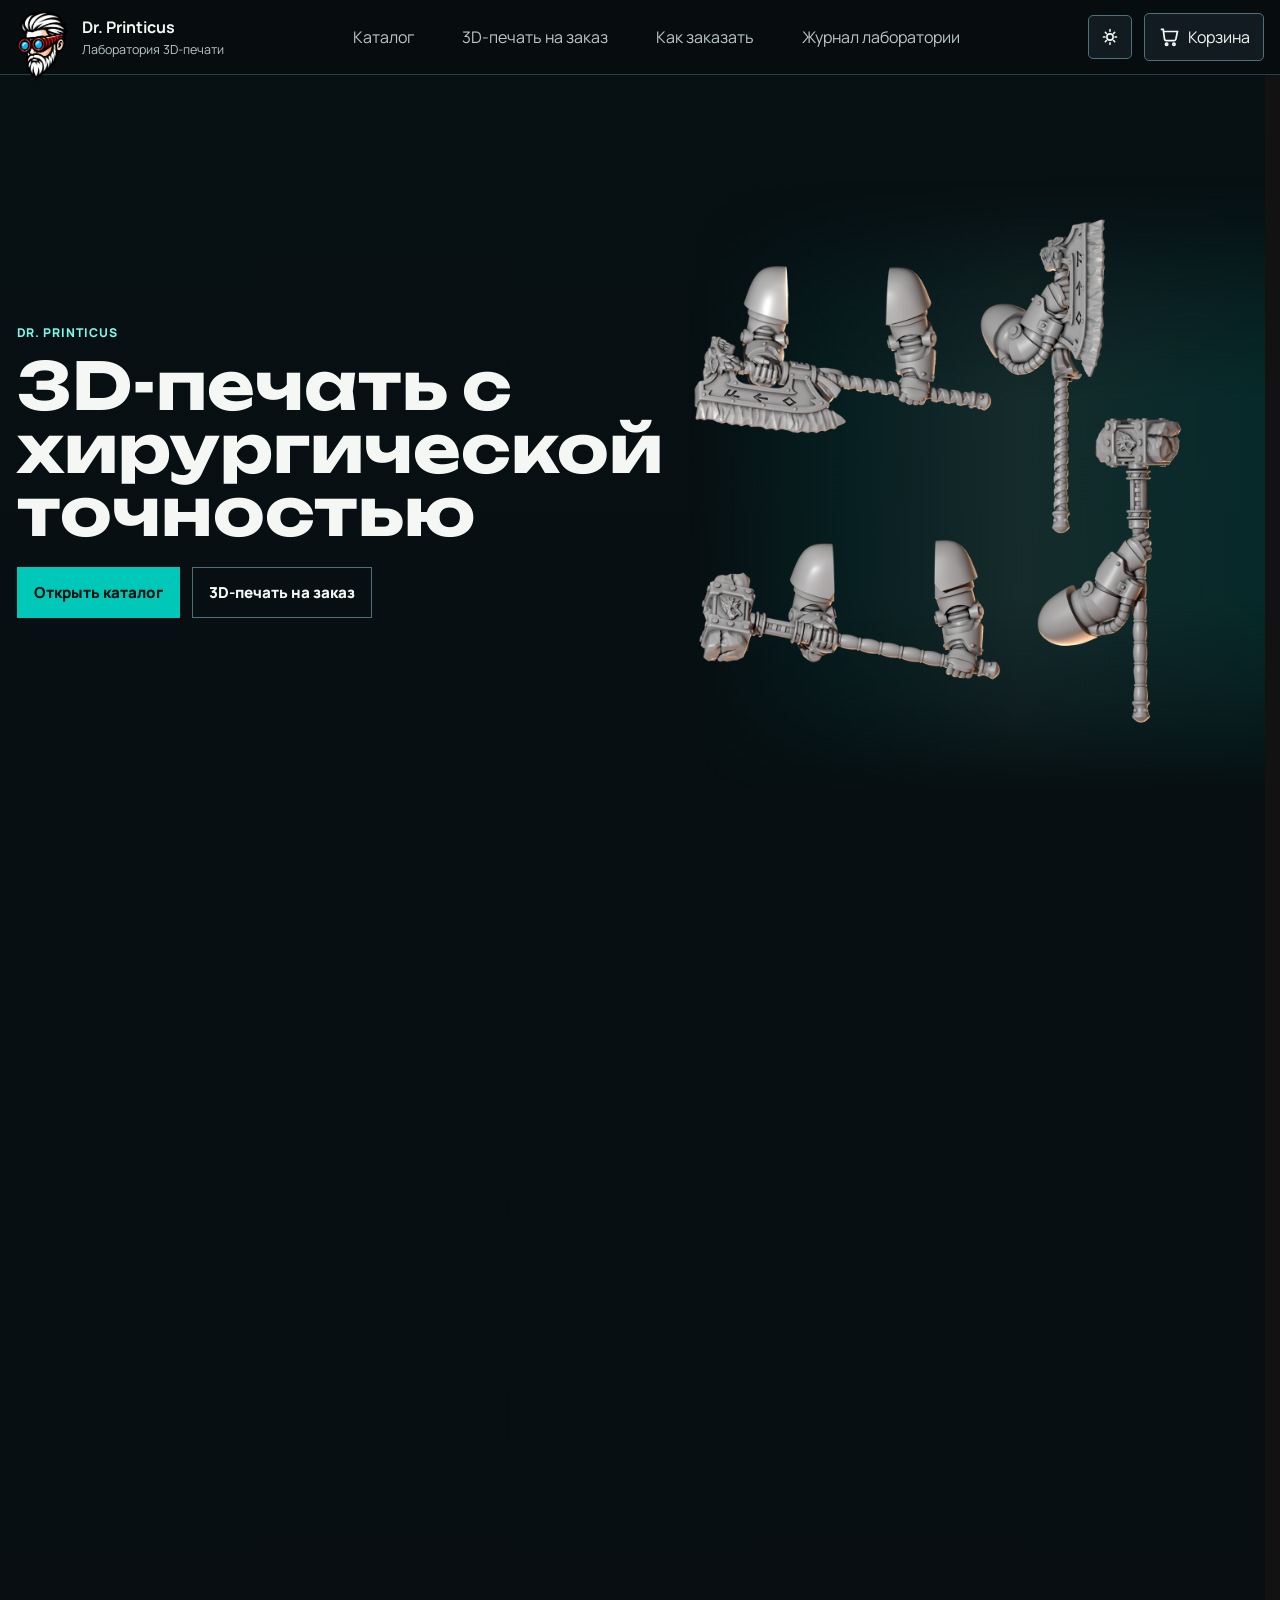
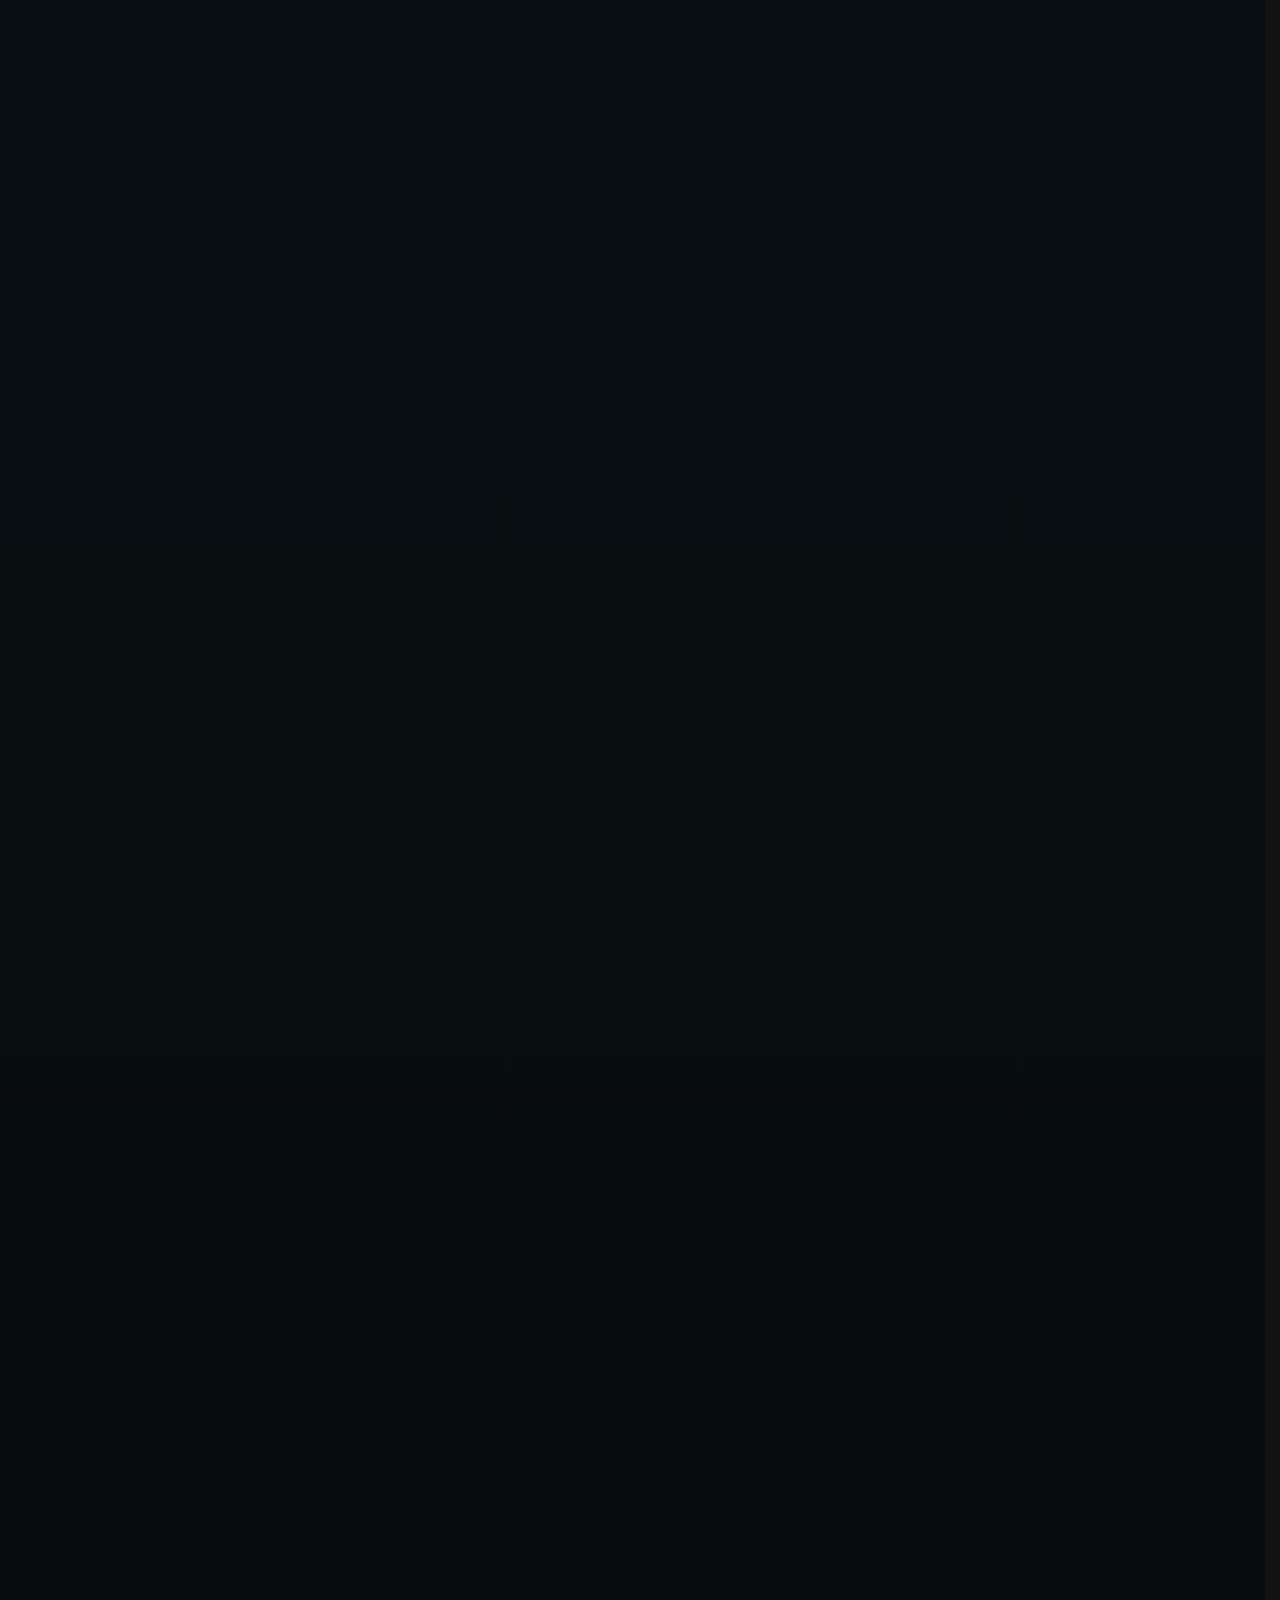
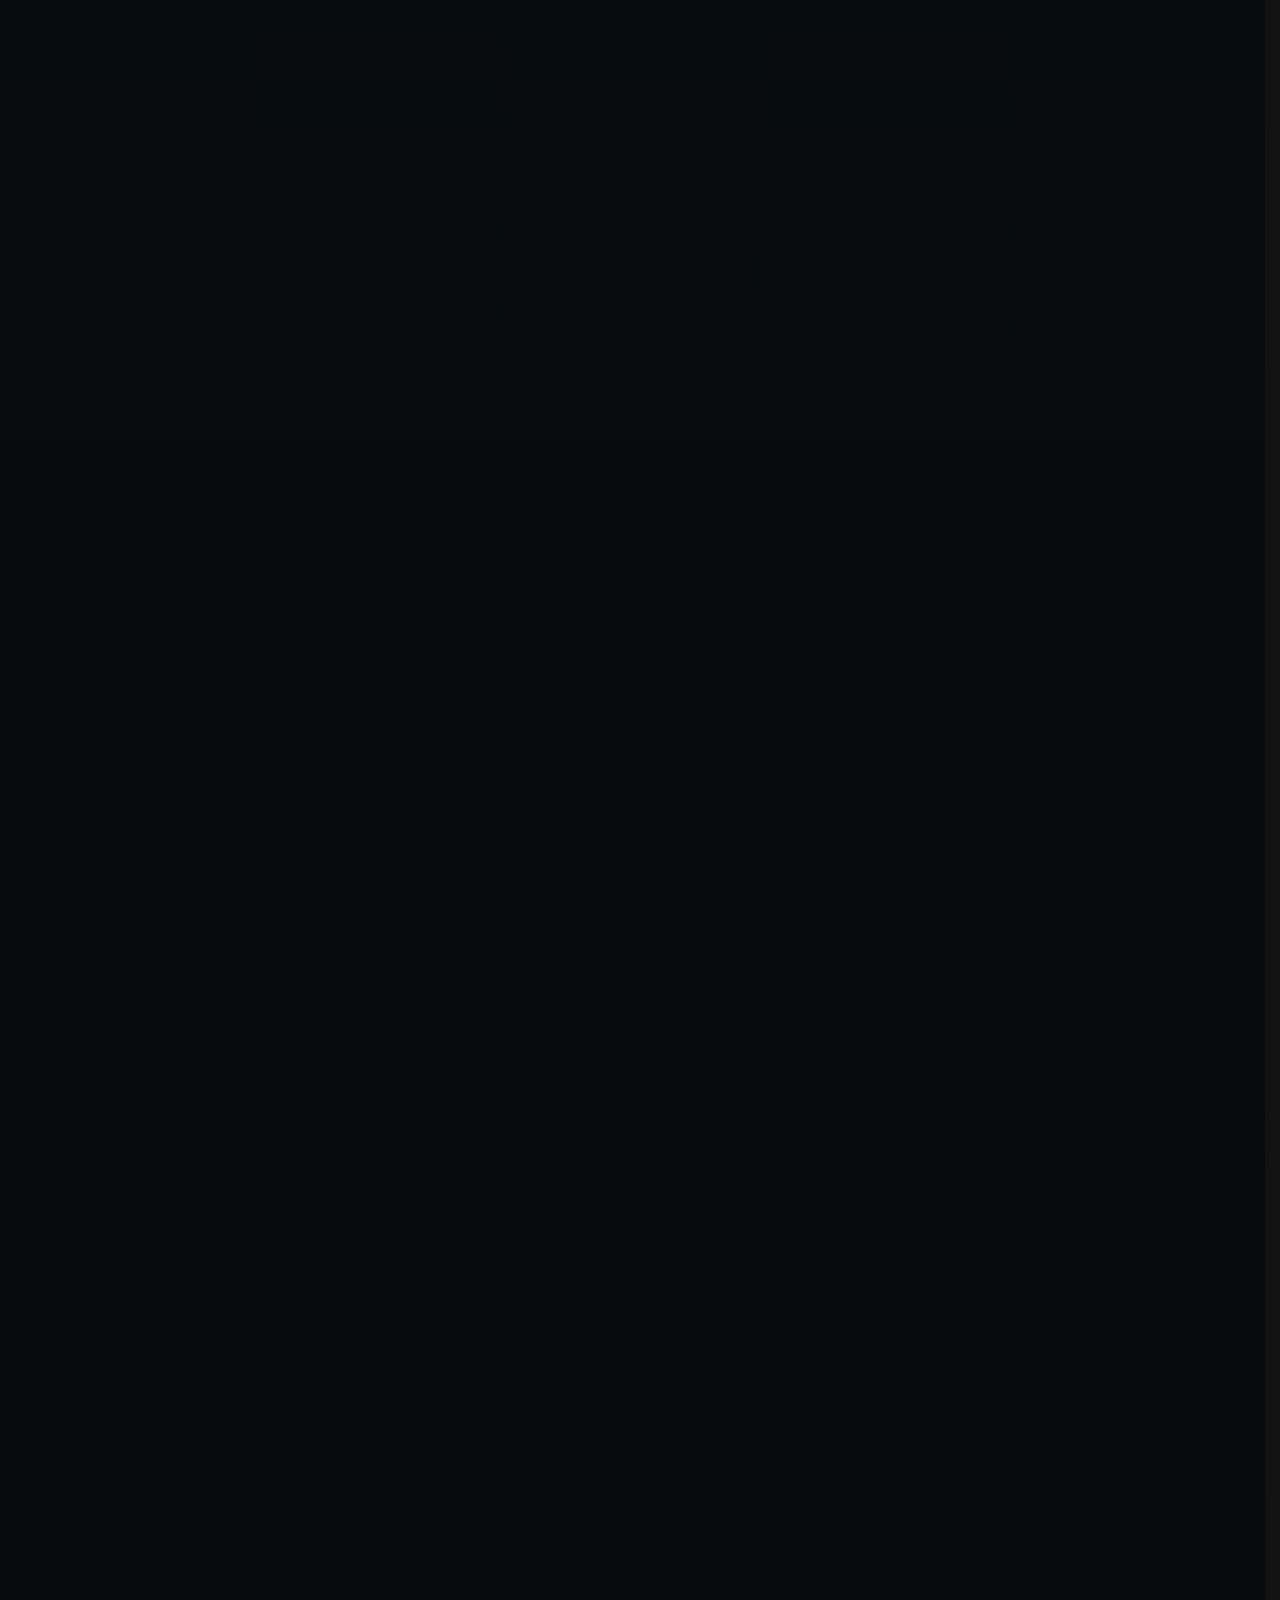
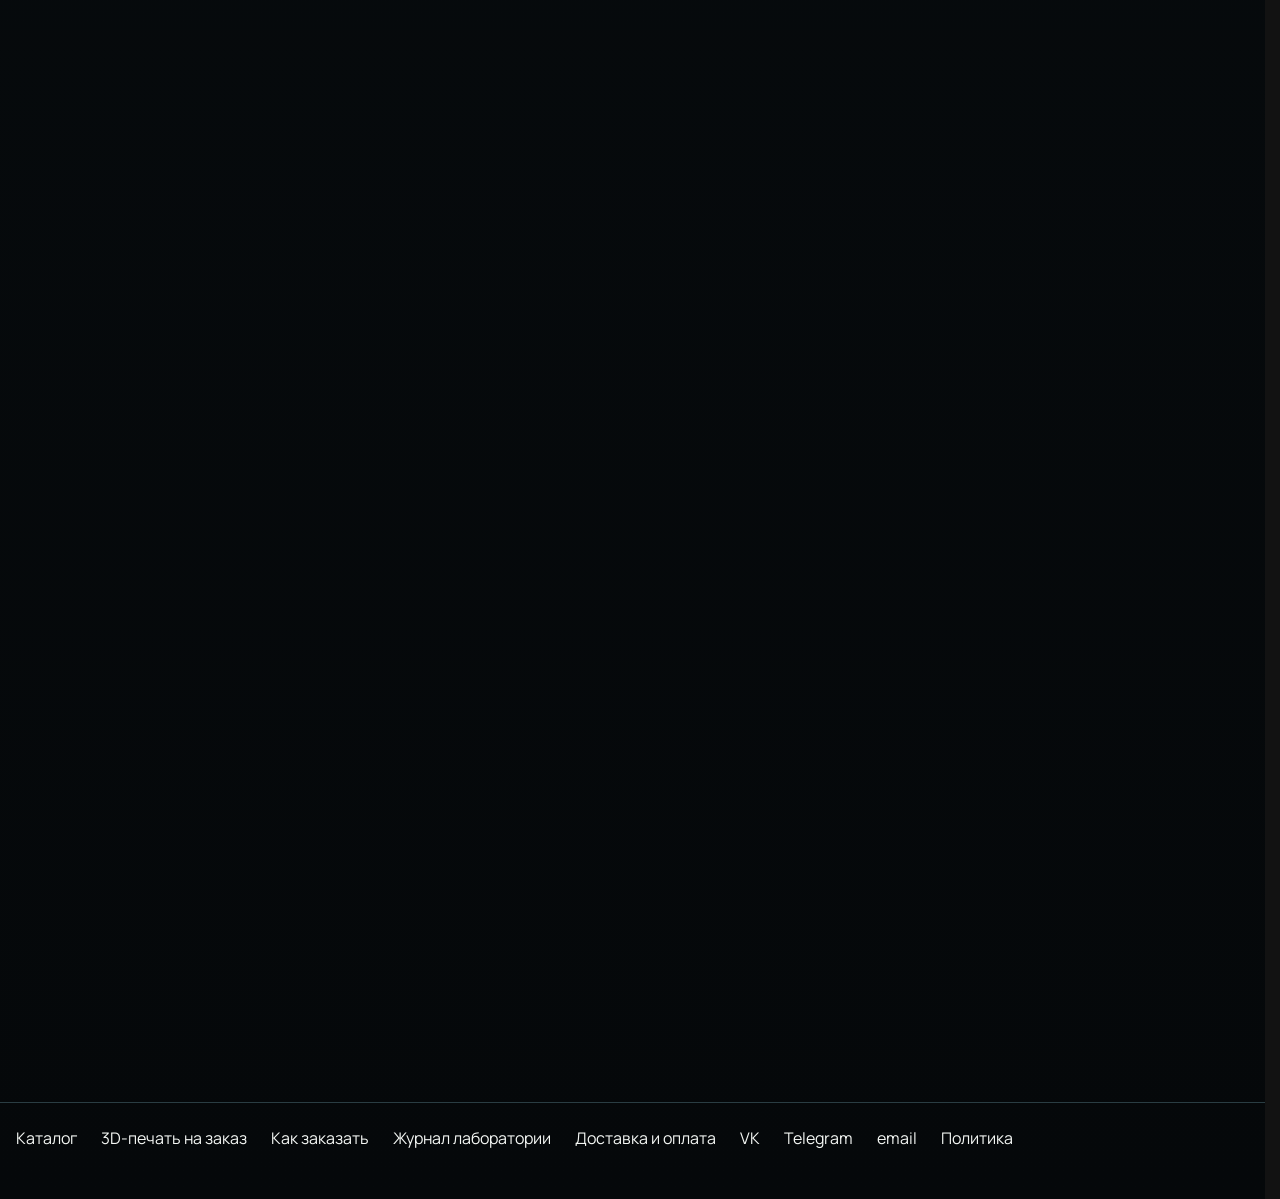
<file: index.html>
<!doctype html>
<html lang="ru" data-theme="dr-printicus-refactor" data-color-theme="dark">
  <head>
    <meta charset="utf-8" />
    <meta name="viewport" content="width=device-width, initial-scale=1" />
    <title>Dr. Printicus - прототип магазина</title>
    <meta name="description" content="Dr. Printicus печатает миниатюры, детали, террейн и STL-модели под заказ с аккуратной подготовкой к покраске." />
    <link rel="preload" as="image" href="./assets/merchant/hero-crimson-winged-jumppack.png" fetchpriority="high" />
    <link rel="stylesheet" href="./assets/styles.css?v=order-hover-buffer-01" />
  </head>
  <body>
    <header class="topbar">
      <a class="brand-mark" href="#home" data-route="home" aria-label="Dr. Printicus, на главную">
        <span class="brand-avatar">
          <img class="brand-avatar-img" src="./assets/brand-mark-transparent.png?v=brand-head-20260627" alt="" decoding="async" fetchpriority="high" />
        </span>
        <span>
          <strong>Dr. Printicus</strong>
          <small>Лаборатория 3D-печати</small>
        </span>
      </a>

      <nav class="desktop-nav" aria-label="Основные разделы">
        <a href="#catalog" data-route="catalog">Каталог</a>
        <a href="#custom-3d-print" data-route="custom-3d-print">3D-печать на заказ</a>
        <a href="#home?scroll=order-flow" data-route="home" data-scroll-to="order-flow">Как заказать</a>
        <a href="#blog" data-route="blog">Журнал лаборатории</a>
      </nav>

      <div class="topbar-actions">
        <button class="theme-toggle" type="button" data-theme-toggle aria-label="Включить светлую тему" aria-pressed="false" title="Включить светлую тему">
          <svg class="theme-toggle-icon theme-toggle-sun" viewBox="0 0 24 24" aria-hidden="true">
            <circle cx="12" cy="12" r="3.6" />
            <path d="M12 3.6v1.8" />
            <path d="M12 18.6v1.8" />
            <path d="M4.5 12h1.8" />
            <path d="M17.7 12h1.8" />
            <path d="m6.7 6.7 1.25 1.25" />
            <path d="m16.05 16.05 1.25 1.25" />
            <path d="m17.3 6.7-1.25 1.25" />
            <path d="m7.95 16.05-1.25 1.25" />
          </svg>
          <svg class="theme-toggle-icon theme-toggle-moon" viewBox="0 0 24 24" aria-hidden="true">
            <path d="M20 14.8A7.5 7.5 0 0 1 9.2 4a8.4 8.4 0 1 0 10.8 10.8Z" />
          </svg>
        </button>
        <a class="cart-shortcut" href="#cart" data-route="cart" aria-label="Корзина">
          <svg class="cart-icon" viewBox="0 0 24 24" aria-hidden="true">
            <path d="M6.2 6h15l-1.7 8.4a2 2 0 0 1-2 1.6H9.1a2 2 0 0 1-2-1.7L5.7 3.8H3" />
            <circle cx="9.4" cy="20" r="1.25" />
            <circle cx="17.4" cy="20" r="1.25" />
          </svg>
          <span>Корзина</span>
          <span class="cart-count" data-cart-count aria-live="polite"></span>
        </a>
        <button class="burger-button" type="button" data-drawer-open aria-controls="mobile-drawer" aria-expanded="false" aria-label="Открыть меню">
          <span></span><span></span><span></span>
        </button>
      </div>
    </header>

    <div class="mobile-drawer" id="mobile-drawer" data-mobile-drawer aria-hidden="true">
      <button class="drawer-scrim" type="button" data-drawer-close aria-label="Закрыть меню"></button>
      <nav class="drawer-panel" aria-label="Мобильное меню">
        <div class="drawer-head">
          <strong>Dr. Printicus</strong>
          <div class="drawer-actions">
            <button class="theme-toggle" type="button" data-theme-toggle aria-label="Включить светлую тему" aria-pressed="false" title="Включить светлую тему">
              <svg class="theme-toggle-icon theme-toggle-sun" viewBox="0 0 24 24" aria-hidden="true">
                <circle cx="12" cy="12" r="3.6" />
                <path d="M12 3.6v1.8" />
                <path d="M12 18.6v1.8" />
                <path d="M4.5 12h1.8" />
                <path d="M17.7 12h1.8" />
                <path d="m6.7 6.7 1.25 1.25" />
                <path d="m16.05 16.05 1.25 1.25" />
                <path d="m17.3 6.7-1.25 1.25" />
                <path d="m7.95 16.05-1.25 1.25" />
              </svg>
              <svg class="theme-toggle-icon theme-toggle-moon" viewBox="0 0 24 24" aria-hidden="true">
                <path d="M20 14.8A7.5 7.5 0 0 1 9.2 4a8.4 8.4 0 1 0 10.8 10.8Z" />
              </svg>
            </button>
            <button type="button" data-drawer-close aria-label="Закрыть меню">
              <svg viewBox="0 0 24 24" aria-hidden="true"><path d="m6 6 12 12M18 6 6 18" /></svg>
            </button>
          </div>
        </div>
        <a href="#home" data-route="home">Главная</a>
        <a href="#catalog" data-route="catalog">Каталог</a>
        <a href="#custom-3d-print" data-route="custom-3d-print">3D-печать на заказ</a>
        <a href="#home?scroll=order-flow" data-route="home" data-scroll-to="order-flow">Как заказать</a>
        <a href="#blog" data-route="blog">Журнал лаборатории</a>
        <a href="#cart" data-route="cart">Корзина</a>
      </nav>
    </div>

    <main id="prototype" class="shell">
      <section id="home" class="screen is-active" data-screen="home" aria-labelledby="home-title">
        <section class="hero-section home-scene hero-scene">
          <div class="hero-copy">
            <p class="eyebrow hero-kicker">Dr. Printicus</p>
            <h1 id="home-title" class="hero-slogan" aria-label="3D-печать с хирургической точностью">
              <span>3D-печать с</span>
              <span>хирургической</span>
              <span>точностью</span>
            </h1>
            <div class="cta-row hero-cta-row">
              <a class="primary" href="#catalog" data-route="catalog">Открыть каталог</a>
              <a class="secondary" href="#custom-3d-print" data-route="custom-3d-print">3D-печать на заказ</a>
            </div>
          </div>
          <div class="hero-visual" aria-label="Лоты Dr. Printicus">
            <div class="hero-carousel" data-hero-carousel>
              <figure class="hero-slide is-active" data-hero-slide>
                <img src="./assets/merchant/hero-crimson-winged-jumppack.png" alt="Crimson Lords Jetpack" decoding="async" fetchpriority="high" />
              </figure>
              <figure class="hero-slide" data-hero-slide>
                <img src="./assets/merchant/hero-ph-two-handed-weapons.png" alt="Primal Hounds two-handed weapons" loading="lazy" decoding="async" fetchpriority="low" />
              </figure>
              <figure class="hero-slide" data-hero-slide>
                <img src="./assets/merchant/hero-aw-toppers-32-1.png" alt="Anvil Wardens toppers" loading="lazy" decoding="async" fetchpriority="low" />
              </figure>
              <figure class="hero-slide" data-hero-slide>
                <img src="./assets/merchant/hero-aw-shields.png" alt="Anvil Wardens shields" loading="lazy" decoding="async" fetchpriority="low" />
              </figure>
              <figure class="hero-slide" data-hero-slide>
                <img src="./assets/merchant/hero-primal-heads-01.png" alt="Primal Hounds heads" loading="lazy" decoding="async" fetchpriority="low" />
              </figure>
              <figure class="hero-slide" data-hero-slide>
                <img src="./assets/merchant/hero-primal-expansion-banner.png" alt="Primal Hounds Expansion banner" loading="lazy" decoding="async" fetchpriority="low" />
              </figure>
              <figure class="hero-slide" data-hero-slide>
                <img src="./assets/merchant/hero-crimson-heavy-flamer.png" alt="Crimson Lords Heavy Flamer" loading="lazy" decoding="async" fetchpriority="low" />
              </figure>
              <figure class="hero-slide" data-hero-slide>
                <img src="./assets/merchant/hero-primal-dread.png" alt="Primal Hounds Dreadnought" loading="lazy" decoding="async" fetchpriority="low" />
              </figure>
              <figure class="hero-slide" data-hero-slide>
                <img src="./assets/merchant/hero-aw-shoulderpads-01.png" alt="Anvil Wardens shoulderpads" loading="lazy" decoding="async" fetchpriority="low" />
              </figure>
              <figure class="hero-slide" data-hero-slide>
                <img src="./assets/merchant/hero-cursed-x0006.png" alt="Cursed Company heads" loading="lazy" decoding="async" fetchpriority="low" />
              </figure>
              <figure class="hero-slide" data-hero-slide>
                <img src="./assets/merchant/hero-aw-cloaks.png" alt="Anvil Wardens cloaks" loading="lazy" decoding="async" fetchpriority="low" />
              </figure>
              <figure class="hero-slide" data-hero-slide>
                <img src="./assets/merchant/hero-crimson-plasma-gun.png" alt="Crimson Lords plasma gun" loading="lazy" decoding="async" fetchpriority="low" />
              </figure>
              <figure class="hero-slide" data-hero-slide>
                <img src="./assets/merchant/hero-crimson-topper-90.png" alt="Crimson Lords 90mm topper" loading="lazy" decoding="async" fetchpriority="low" />
              </figure>
              <figure class="hero-slide" data-hero-slide>
                <img src="./assets/merchant/hero-crimson-ancient-armor.png" alt="Crimson Lords Ancient Armor" loading="lazy" decoding="async" fetchpriority="low" />
              </figure>
              <figure class="hero-slide" data-hero-slide>
                <img src="./assets/merchant/hero-crimson-battle-priest.png" alt="Crimson Lords Battle Priest" loading="lazy" decoding="async" fetchpriority="low" />
              </figure>
              <figure class="hero-slide" data-hero-slide>
                <img src="./assets/merchant/hero-crimson-backpacks.png" alt="Crimson Lords backpacks" loading="lazy" decoding="async" fetchpriority="low" />
              </figure>
              <figure class="hero-slide" data-hero-slide>
                <img src="./assets/merchant/hero-primal-big-shoulderpads.png" alt="Primal Hounds shoulderpads" loading="lazy" decoding="async" fetchpriority="low" />
              </figure>
              <figure class="hero-slide" data-hero-slide>
                <img src="./assets/merchant/hero-cursed-x0008.png" alt="Cursed Company banner" loading="lazy" decoding="async" fetchpriority="low" />
              </figure>
              <figure class="hero-slide" data-hero-slide>
                <img src="./assets/merchant/hero-ec-banner.png" alt="Eternal Crusaders banner" loading="lazy" decoding="async" fetchpriority="low" />
              </figure>
              <figure class="hero-slide" data-hero-slide>
                <img src="./assets/merchant/hero-primal-bear-company-hammer-shield.png" alt="Primal Hounds Bear Company hammer and shield" loading="lazy" decoding="async" fetchpriority="low" />
              </figure>
              <figure class="hero-slide" data-hero-slide>
                <img src="./assets/merchant/hero-cursed-x0007.png" alt="Cursed Company banner and heads" loading="lazy" decoding="async" fetchpriority="low" />
              </figure>
              <figure class="hero-slide" data-hero-slide>
                <img src="./assets/merchant/hero-primal-backpack09.png" alt="Primal Hounds Backpack 09" loading="lazy" decoding="async" fetchpriority="low" />
              </figure>
              <figure class="hero-slide" data-hero-slide>
                <img src="./assets/merchant/hero-crimson-claws.png" alt="Crimson Lords claws" loading="lazy" decoding="async" fetchpriority="low" />
              </figure>
            </div>
          </div>
        </section>

        <section class="featured-products home-scene showcase-scene section-block scroll-reveal reveal-right" aria-label="Подборки товаров">
          <div class="section-head compact showcase-head">
            <div class="featured-tabs" role="tablist" aria-label="Подборки товаров">
              <button class="is-active" type="button" data-featured-tab="hits">Хиты</button>
              <button type="button" data-featured-tab="new">Новинки</button>
              <button type="button" data-featured-tab="value">Наборы</button>
              <button type="button" data-featured-tab="promo">Акции</button>
            </div>
          </div>
          <div class="featured-rail-frame">
            <button class="rail-arrow rail-arrow-left" type="button" data-featured-scroll="prev" aria-label="Предыдущие товары">
              <svg viewBox="0 0 24 24" aria-hidden="true"><path d="m15 6-6 6 6 6" /></svg>
            </button>
            <div class="featured-rail" data-featured-rail></div>
            <button class="rail-arrow rail-arrow-right" type="button" data-featured-scroll="next" aria-label="Следующие товары">
              <svg viewBox="0 0 24 24" aria-hidden="true"><path d="m9 6 6 6-6 6" /></svg>
            </button>
          </div>
          <div class="showcase-catalog-cta">
            <a class="secondary showcase-catalog-link" href="#catalog" data-route="catalog">Все товары</a>
          </div>
        </section>

        <section class="custom-model-promo home-scene custom-print-scene section-block scroll-reveal reveal-left" aria-label="3D-печать на заказ">
          <div class="custom-print-copy">
            <p class="eyebrow scene-label custom-print-kicker">3D-печать на заказ</p>
            <p class="service-lead">Каталог — не предел. Присылайте файл, архив или ссылку на набор: проверим модель, оценим риски печати и рассчитаем цену со сроком.</p>
            <ol class="custom-print-steps custom-print-route" aria-label="Как проходит проверка модели перед печатью">
              <li class="custom-print-step"><span>01</span><strong>Пришлите модель</strong><p>Файл, архив или ссылка на набор.</p><figure class="custom-print-photo"><img src="./assets/custom-print/custom-print-step-upload.png" alt="Панель загрузки STL и OBJ файлов для печати модели под заказ" width="1254" height="1254" loading="lazy" decoding="async"></figure></li>
              <li class="custom-print-step"><span>02</span><strong>Проверим файл</strong><p>Масштаб, тонкие элементы, поддержки и печатные риски.</p><figure class="custom-print-photo"><img src="./assets/custom-print/custom-print-step-check.png" alt="Проверка 3D-модели перед печатью с калибром, лупой и поддержками" width="1254" height="1254" loading="lazy" decoding="async"></figure></li>
              <li class="custom-print-step"><span>03</span><strong>Рассчитаем заказ</strong><p>Подберём материал, оценим срок и стоимость.</p><figure class="custom-print-photo"><img src="./assets/custom-print/custom-print-step-quote.png" alt="Расчёт стоимости и срока печати с материалом, календарём и упаковкой" width="1254" height="1254" loading="lazy" decoding="async"></figure></li>
              <li class="custom-print-step"><span>04</span><strong>Печатаем и отдаём</strong><p>После согласования печатаем, обрабатываем и готовим к выдаче.</p><figure class="custom-print-photo"><img src="./assets/custom-print/custom-print-step-ready.png" alt="Готовый заказ Dr. Printicus: напечатанная миниатюра, упаковка и отправка" width="1254" height="1254" loading="lazy" decoding="async"></figure></li>
            </ol>
            <div class="service-cta custom-print-cta custom-print-cta-desktop">
              <a class="primary" href="#custom-3d-print" data-route="custom-3d-print" aria-label="Отправить заявку на 3D-печать">Заказать печать</a>
            </div>
            <div class="service-cta custom-print-cta custom-print-cta-mobile">
              <a class="primary" href="#custom-3d-print" data-route="custom-3d-print" aria-label="Отправить заявку на 3D-печать">Заказать печать</a>
            </div>
          </div>
        </section>

        <section class="quality-section home-scene quality-scene section-block scroll-reveal reveal-left" aria-labelledby="quality-title">
          <div class="quality-proof-list" aria-label="Контроль качества печати">
            <div class="quality-proof-title">
              <p class="eyebrow scene-label" id="quality-title">Контроль качества</p>
              <p class="quality-lead">Мы сами в этом хобби и знаем, как обидно получить миниатюру, которую вместо грунта и покраски сначала приходится чинить. Поэтому Dr. Printicus смотрит на заказ не как на «просто распечаталось», а как на будущую часть армии, диорамы или игрового стола.</p>
            </div>
            <div class="quality-model-stage" aria-label="Supported Nurgling STL model preview">
              <div class="quality-model-viewer" data-quality-model="./assets/models/quality-nurgling-supported.stl" data-quality-model-state="idle">
                <div class="quality-model-canvas" aria-hidden="true"></div>
                <p class="quality-model-fallback">Поддержанный STL Нурглинга готов к просмотру: модель остается цельной, с уже встроенными суппортами.</p>
              </div>
              <div class="quality-proof-grid" aria-label="Этапы контроля качества">
                <div class="quality-proof-point quality-proof-point-a">
                  <strong>Диагностика</strong>
                  <p>Смотрим читаемость лиц, брони, символов и мелкого рельефа в нужном масштабе.</p>
                </div>
                <div class="quality-proof-point quality-proof-point-b">
                  <strong>Подготовка</strong>
                  <p>Ориентируем модель, убираем явные следы поддержек и предупреждаем о хрупких местах.</p>
                </div>
                <div class="quality-proof-point quality-proof-point-c">
                  <strong>Обработка</strong>
                  <p>Проверяем следы поддержек, тонкие элементы и места, которые будут видны после грунта.</p>
                </div>
                <div class="quality-proof-point quality-proof-point-d">
                  <strong>Фиксация</strong>
                  <p>Мелкие детали и тонкие элементы упаковываем отдельно, чтобы они доехали целыми.</p>
                </div>
              </div>
            </div>
          </div>
        </section>

        <section id="order-flow" class="order-flow home-scene order-scene section-block scroll-reveal reveal-right" aria-labelledby="order-flow-title">
          <div class="order-layout">
            <div class="section-head compact order-head">
              <div>
                <p class="eyebrow scene-label" id="order-flow-title">Как заказать</p>
                <p class="order-lead">Вы легко соберете заказ под игру, армию, покрас или диораму: миниатюры, битцы, террейн и готовые наборы уже ждут в каталоге Dr. Printicus. Если нужной модели нет — не беда: оставьте заявку, и мы разберём, как напечатать её под заказ.</p>
              </div>
            </div>
            <div class="order-route" aria-describedby="order-inspector-title order-inspector-copy">
              <ol class="order-main-path order-route-line" aria-label="Как оформить заказ">
                <li class="order-stage" data-order-primary-stage="choose">
                  <button class="order-stage-trigger" type="button" data-order-step="choose" data-order-step-title="Выбрать" data-order-step-copy="Начните с готового товара в каталоге или оформите 3D-печать на заказ, затем соберите корзину и отправьте заявку.">
                    <span>01</span><strong>Выбрать</strong>
                  </button>
                  <ol class="order-branch" data-order-branch="choose" aria-label="Что входит в этап Выбрать">
                    <li><a class="order-substep order-substep-action" href="#catalog" data-route="catalog" data-order-action="catalog" data-order-step="catalog" data-order-step-title="Каталог" data-order-step-copy="Готовые лоты, наборы, детали, базы и террейн можно добавить в корзину сразу из каталога.">Каталог</a></li>
                    <li><a class="order-substep order-substep-action" href="#custom-3d-print" data-route="custom-3d-print" data-order-action="custom-print" data-order-step="custom-print" data-order-step-title="3D-печать на заказ" data-order-step-copy="Если нужной позиции нет в каталоге, оформите заявку на 3D-печать на заказ через форму.">3D-печать на заказ</a></li>
                    <li><button class="order-substep" type="button" data-order-step="cart" data-order-step-title="Корзина" data-order-step-copy="В корзине можно проверить позиции, количество и состав перед отправкой заявки.">Корзина</button></li>
                    <li><button class="order-substep" type="button" data-order-step="request" data-order-step-title="Заявка" data-order-step-copy="Заявка передает нам состав заказа, город и удобный способ связи для дальнейшего согласования.">Заявка</button></li>
                  </ol>
                </li>
                <li class="order-stage" data-order-primary-stage="agree">
                  <button class="order-stage-trigger" type="button" data-order-step="agree" data-order-step-title="Согласовать" data-order-step-copy="Мы проверяем заказ, уточняем срок, доставку, цену и оплату до запуска печати.">
                    <span>02</span><strong>Согласовать</strong>
                  </button>
                  <ol class="order-branch" data-order-branch="agree" aria-label="Что входит в этап Согласовать">
                    <li><button class="order-substep" type="button" data-order-step="check" data-order-step-title="Проверка" data-order-step-copy="Проверяем наличие, печатные риски, состав заказа и детали, которые нужно уточнить.">Проверка</button></li>
                    <li><button class="order-substep" type="button" data-order-step="deadline" data-order-step-title="Срок" data-order-step-copy="Срок зависит от очереди, объема печати, обработки и сложности модели.">Срок</button></li>
                    <li><button class="order-substep" type="button" data-order-step="delivery" data-order-step-title="Доставка" data-order-step-copy="Подбираем способ отправки и учитываем город, упаковку и габариты заказа.">Доставка</button></li>
                    <li><button class="order-substep" type="button" data-order-step="price" data-order-step-title="Цена" data-order-step-copy="Финальная цена учитывает состав, материал, подготовку, упаковку и согласованный способ доставки.">Цена</button></li>
                    <li><button class="order-substep" type="button" data-order-step="pay" data-order-step-title="Оплата" data-order-step-copy="Оплата происходит после подтверждения условий, чтобы печать стартовала по согласованному заказу.">Оплата</button></li>
                  </ol>
                </li>
                <li class="order-stage" data-order-primary-stage="receive">
                  <button class="order-stage-trigger" type="button" data-order-step="receive" data-order-step-title="Получить" data-order-step-copy="После оплаты мы печатаем, обрабатываем, упаковываем и отправляем заказ.">
                    <span>03</span><strong>Получить</strong>
                  </button>
                  <ol class="order-branch" data-order-branch="receive" aria-label="Что входит в этап Получить">
                    <li><button class="order-substep" type="button" data-order-step="print" data-order-step-title="Печатаем" data-order-step-copy="Запускаем печать по согласованному составу и масштабу.">Печатаем</button></li>
                    <li><button class="order-substep" type="button" data-order-step="finish" data-order-step-title="Обрабатываем" data-order-step-copy="Убираем явные следы поддержек и проверяем хрупкие элементы перед упаковкой.">Обрабатываем</button></li>
                    <li><button class="order-substep" type="button" data-order-step="pack" data-order-step-title="Упаковываем" data-order-step-copy="Фиксируем тонкие и мелкие детали отдельно, чтобы они доехали целыми.">Упаковываем</button></li>
                    <li><button class="order-substep" type="button" data-order-step="ship" data-order-step-title="Отправляем" data-order-step-copy="Передаем заказ выбранной службе и присылаем статус или трек в переписку.">Отправляем</button></li>
                  </ol>
                </li>
              </ol>
            </div>
            <aside class="order-step-inspector" aria-live="polite" aria-labelledby="order-inspector-title">
              <strong id="order-inspector-title" data-order-inspector-title>Выбрать</strong>
              <p id="order-inspector-copy" data-order-inspector-copy>Начните с готового товара в каталоге или оформите 3D-печать на заказ, затем соберите корзину и отправьте заявку.</p>
            </aside>
            <div class="order-mobile-panels" data-order-mobile-panels aria-label="Как заказать">
              <details class="order-mobile-panel">
                <summary><span>01</span><strong>Выбрать</strong><i aria-hidden="true"></i></summary>
                <p>Каталог или 3D-печать на заказ, затем корзина и заявка.</p>
                <div class="order-mobile-badges"><span>Каталог</span><span>3D-печать</span><span>Корзина</span><span>Заявка</span></div>
              </details>
              <details class="order-mobile-panel">
                <summary><span>02</span><strong>Согласовать</strong><i aria-hidden="true"></i></summary>
                <p>Проверяем заказ, срок, доставку, цену и оплату.</p>
                <div class="order-mobile-badges"><span>Проверка</span><span>Срок</span><span>Доставка</span><span>Цена</span><span>Оплата</span></div>
              </details>
              <details class="order-mobile-panel">
                <summary><span>03</span><strong>Получить</strong><i aria-hidden="true"></i></summary>
                <p>Печатаем, обрабатываем, упаковываем и отправляем.</p>
                <div class="order-mobile-badges"><span>Печатаем</span><span>Обрабатываем</span><span>Упаковываем</span><span>Отправляем</span></div>
              </details>
            </div>
          </div>
        </section>

        <section class="lab-journal-preview home-scene journal-scene section-block scroll-reveal reveal-right" aria-labelledby="home-blog-title" data-journal-preview>
          <p class="scene-label journal-section-label" id="home-blog-title">Журнал лаборатории</p>
          <div class="journal-layout">
            <p class="eyebrow journal-mobile-kicker" aria-hidden="true">Журнал лаборатории</p>
            <a class="journal-feature journal-lead" href="#blog?article=kachestvennaya-3d-pechat-miniatyur" data-route="blog" data-article-route="kachestvennaya-3d-pechat-miniatyur" data-journal-feature>
              <h2 data-journal-feature-title>Качественная 3D-печать миниатюр</h2>
              <p class="journal-preview-copy" data-journal-feature-copy>3D-печать миниатюр давно перестала быть просто способом получить фигурку из смолы. Для варгеймов, настольных ролевых игр, коллекций и покраски важно не только наличие модели, но и то, насколько точно сохранены детали, аккуратно удалены поддержки и правильно выполнена постобработка.

В Dr. Printicus мы рассматриваем печать как производственный процесс. Хорошая миниатюра должна выглядеть так, чтобы её хотелось красить, а не долго шлифовать, шпаклевать и спасать после получения.

На первый взгляд все смоляные миниатюры могут казаться похожими: файл загружают в слайсер, запускают принтер и получают физическую модель. На практике разница между стабильной технологией и случайным удачным запуском огромна...</p>
              <span class="journal-continue">Продолжить чтение</span>
            </a>
            <div class="journal-secondary-panel">
              <div class="journal-secondary-list" role="list" aria-label="Материалы журнала">
                <a class="journal-secondary-card is-active" href="#blog?article=kachestvennaya-3d-pechat-miniatyur" data-route="blog" data-article-route="kachestvennaya-3d-pechat-miniatyur" data-journal-note="kachestvennaya-3d-pechat-miniatyur" data-journal-title="Качественная 3D-печать миниатюр" role="listitem" aria-label="Качественная 3D-печать миниатюр" aria-current="true"><h3>качество</h3><p>Как понять, что модель готова к сборке, грунту и покраске без спасательных работ.</p><span class="journal-card-icon journal-card-icon-quality" aria-hidden="true"><span class="journal-icon-object"></span></span></a>
                <a class="journal-secondary-card" href="#blog?article=miniatyury-dlya-pokraski-kachestvo-pechati" data-route="blog" data-article-route="miniatyury-dlya-pokraski-kachestvo-pechati" data-journal-note="miniatyury-dlya-pokraski-kachestvo-pechati" data-journal-title="Почему миниатюры для покраски должны быть напечатаны аккуратно" role="listitem" aria-label="Почему миниатюры для покраски должны быть напечатаны аккуратно"><h3>покраска</h3><p>Что печать меняет в грунте, проливках, высветлениях и итоговой сборке.</p><span class="journal-card-icon journal-card-icon-paint" aria-hidden="true"><span class="journal-icon-object"></span></span></a>
                <a class="journal-secondary-card" href="#blog?article=smolyanaya-3d-pechat-miniatyur" data-route="blog" data-article-route="smolyanaya-3d-pechat-miniatyur" data-journal-note="smolyanaya-3d-pechat-miniatyur" data-journal-title="Смоляная 3D-печать миниатюр" role="listitem" aria-label="Смоляная 3D-печать миниатюр"><h3>смола</h3><p>Плюсы, ограничения, прочность и требования к стабильному процессу печати.</p><span class="journal-card-icon journal-card-icon-resin" aria-hidden="true"><span class="journal-icon-object"></span></span></a>
                <a class="journal-secondary-card" href="#blog?article=licenzionnaya-3d-pechat-miniatyur" data-route="blog" data-article-route="licenzionnaya-3d-pechat-miniatyur" data-journal-note="licenzionnaya-3d-pechat-miniatyur" data-journal-title="Лицензионная 3D-печать миниатюр" role="listitem" aria-label="Лицензионная 3D-печать миниатюр"><h3>лицензии</h3><p>Почему происхождение модели важно для каталога, авторов и спокойной покупки.</p><span class="journal-card-icon journal-card-icon-license" aria-hidden="true"><span class="journal-icon-object"></span></span></a>
              </div>
              <a class="secondary journal-all-link" href="#blog" data-route="blog">Все материалы</a>
            </div>
          </div>
        </section>

        <section class="about-studio home-scene about-scene section-block scroll-reveal reveal-left" aria-labelledby="about-kicker about-title">
          <p class="scene-label about-section-label" id="about-kicker">О студии</p>
          <h2 id="about-title"><span class="about-title-brand">Dr. Printicus <span class="about-title-dash">–</span></span> <span class="about-title-slogan about-title-slogan-primary">маленькая лаборатория</span><br class="about-title-break"> <span class="about-title-slogan about-title-slogan-line">для больших столов</span></h2>
          <p class="about-copy">Мы небольшая студия 3D-печати, которая с трепетом относится к своему делу. Печатаем аккуратно, проверяем внимательно и любим момент, когда миниатюра перестаёт быть просто распечаткой и становится частью вашей игры.</p>
        </section>
      </section>

      <section id="catalog" class="screen" data-screen="catalog" aria-labelledby="catalog-title">
        <div class="catalog-page">
          <h1 id="catalog-title" class="visually-hidden">Каталог</h1>
          <div class="catalog-toolbar">
            <nav class="breadcrumbs" aria-label="Хлебные крошки"><a href="#home" data-route="home">Главная</a><span>/</span><span>Каталог</span></nav>
            <div class="catalog-tools">
              <label class="catalog-search"><span class="visually-hidden">Поиск</span><input class="catalog-search-field" type="search" placeholder="Поиск" data-catalog-search /><span class="catalog-search-icon" aria-hidden="true"><svg viewBox="0 0 24 24" focusable="false"><circle cx="11" cy="11" r="7"></circle><path d="m16 16 4 4"></path></svg></span></label>
              <div class="sort-control" data-sort-root>
                <span class="visually-hidden">Сортировка</span>
                <button class="sort-button" type="button" data-sort-button aria-haspopup="listbox" aria-expanded="false">
                  <span data-sort-current>Популярные</span>
                </button>
                <div class="sort-menu" data-sort-menu role="listbox" aria-label="Сортировка" hidden>
                  <button class="sort-option is-active" type="button" role="option" aria-selected="true" data-sort-option="popular">Популярные</button>
                  <button class="sort-option" type="button" role="option" aria-selected="false" data-sort-option="new">Новые</button>
                  <button class="sort-option" type="button" role="option" aria-selected="false" data-sort-option="price-asc">Дешевле</button>
                  <button class="sort-option" type="button" role="option" aria-selected="false" data-sort-option="price-desc">Дороже</button>
                </div>
              </div>
              <button class="filter-toggle" type="button" data-filter-toggle aria-expanded="false" aria-controls="catalog-filters">Фильтры</button>
            </div>
          </div>

          <div class="catalog-layout">
            <button class="filter-scrim" type="button" data-filter-close aria-label="Закрыть фильтры"></button>
            <aside class="catalog-sidebar" id="catalog-filters" data-filter-panel aria-hidden="true" tabindex="-1" role="dialog" aria-modal="false" aria-labelledby="catalog-filters-title">
              <div class="filter-panel-head">
                <strong id="catalog-filters-title">Фильтры</strong>
                <button type="button" data-filter-close aria-label="Закрыть фильтры">
                  <svg viewBox="0 0 24 24" aria-hidden="true"><path d="m6 6 12 12M18 6 6 18" /></svg>
                </button>
              </div>
              <div class="filter-sheet-actions">
                <button class="primary" type="button" data-filter-apply>Показать товары</button>
                <div class="filter-reset-menu" data-filter-reset-menu>
                  <button class="secondary filter-reset-toggle" type="button" data-filter-reset disabled aria-expanded="false" aria-controls="catalog-filter-reset-menu">Сбросить 0 фильтров</button>
                  <div class="filter-reset-dropdown" id="catalog-filter-reset-menu" data-filter-reset-dropdown hidden>
                    <button class="filter-reset-all" type="button" data-filter-reset-all hidden>Все фильтры</button>
                    <div class="filter-draft-summary" data-filter-draft-summary aria-live="polite"></div>
                  </div>
                </div>
              </div>
              <div class="filter-section" data-filter-root>
                <strong>Категории</strong>
                <button class="chip filter-chip selected-chip is-active" type="button" data-filter-group="productKind" data-filter-value="all">Все товары</button>
                <button class="chip filter-chip" type="button" data-filter-group="productKind" data-filter-value="bundle">Наборы</button>
                <div class="filter-group">
                  <div class="filter-group-head">
                    <button class="chip filter-chip filter-group-toggle" type="button" data-filter-toggle-group="universe" data-filter-trigger-label="Вселенная" aria-expanded="false">Выбор вселенной</button>
                  </div>
                  <div class="filter-options" data-dependent-filter="universe" hidden>
                    <button class="chip filter-chip" type="button" data-filter-group="universe" data-filter-value="warhammer">Warhammer</button>
                    <button class="chip filter-chip" type="button" data-filter-group="universe" data-filter-value="dnd">D&amp;D</button>
                    <button class="chip filter-chip" type="button" data-filter-group="universe" data-filter-value="nri">НРИ</button>
                  </div>
                </div>
                <div class="filter-group generated-filter-group" data-generated-filter-group="faction" hidden>
                  <div class="filter-group-head">
                    <button class="chip filter-chip filter-group-toggle" type="button" data-filter-toggle-group="faction" data-filter-trigger-label="Фракция" aria-expanded="false">Фракция</button>
                  </div>
                  <div class="filter-options generated-filter-options" data-dependent-filter="faction" hidden></div>
                </div>
                <div class="filter-group">
                  <div class="filter-group-head">
                    <button class="chip filter-chip filter-group-toggle" type="button" data-filter-toggle-group="details" data-filter-trigger-label="Детали" aria-expanded="false">Детали</button>
                  </div>
                  <div class="filter-options" data-dependent-filter="details" hidden>
                    <button class="chip filter-chip" type="button" data-filter-group="partType" data-filter-value="heads">Головы</button>
                    <button class="chip filter-chip" type="button" data-filter-group="partType" data-filter-value="shoulders">Наплечники</button>
                    <button class="chip filter-chip" type="button" data-filter-group="partType" data-filter-value="weapons">Оружие</button>
                    <button class="chip filter-chip" type="button" data-filter-group="partType" data-filter-value="arms">Руки</button>
                    <button class="chip filter-chip" type="button" data-filter-group="partType" data-filter-value="legs">Ноги</button>
                    <button class="chip filter-chip" type="button" data-filter-group="partType" data-filter-value="armor">Торсы / броня</button>
                    <button class="chip filter-chip" type="button" data-filter-group="partType" data-filter-value="banners">Баннеры</button>
                    <button class="chip filter-chip" type="button" data-filter-group="partType" data-filter-value="cloaks">Плащи</button>
                    <button class="chip filter-chip" type="button" data-filter-group="partType" data-filter-value="dreadnought-upgrades">Дредноут-апгрейды</button>
                    <button class="chip filter-chip" type="button" data-filter-group="partType" data-filter-value="accessories">Аксессуары</button>
                    <button class="chip filter-chip" type="button" data-filter-group="partType" data-filter-value="other">Другое</button>
                  </div>
                </div>
                <div class="filter-group generated-filter-group" data-generated-filter-group="unitType" hidden>
                  <div class="filter-group-head">
                    <button class="chip filter-chip filter-group-toggle" type="button" data-filter-toggle-group="unitType" data-filter-trigger-label="Тип отряда" aria-expanded="false">Тип отряда</button>
                  </div>
                  <div class="filter-options generated-filter-options" data-dependent-filter="unitType" hidden></div>
                </div>
                <div class="filter-group">
                  <div class="filter-group-head">
                    <button class="chip filter-chip filter-group-toggle" type="button" data-filter-toggle-group="bases" data-filter-trigger-label="База" aria-expanded="false">Базы</button>
                  </div>
                  <div class="filter-options" data-dependent-filter="bases" hidden>
                    <button class="chip filter-chip" type="button" data-filter-group="productKind" data-filter-value="base">Все базы</button>
                    <button class="chip filter-chip" type="button" data-filter-group="baseSize" data-filter-value="28mm">28 мм</button>
                    <button class="chip filter-chip" type="button" data-filter-group="baseSize" data-filter-value="32mm">32 мм</button>
                    <button class="chip filter-chip" type="button" data-filter-group="baseSize" data-filter-value="40mm">40 мм</button>
                  </div>
                </div>
                <button class="chip filter-chip" type="button" data-filter-group="productKind" data-filter-value="terrain">Террейн</button>
              </div>
            </aside>

            <section class="catalog-results" aria-label="Товары">
              <div class="catalog-state catalog-loading" data-catalog-loading hidden>Загружаем товары...</div>
              <div class="catalog-state catalog-error" data-catalog-error hidden>Не удалось обновить каталог. Попробуйте сбросить фильтры.</div>
              <div class="product-grid" data-product-grid>
                <article class="product-card" data-product-id="champion" data-category="model" data-tags="heroes warhammer grimdark bases-32">
                  <button class="product-card-main" type="button" data-open-product="champion">
                    <span class="product-media"><img src="./assets/merchant/card-champion.jpg" alt="Anvil Wardens: The Champion" loading="lazy" decoding="async" fetchpriority="low" /></span>
                    <span class="product-badges"><span class="promo-badge">хит</span><span class="status-tag">под заказ</span></span>
                    <strong>Anvil Wardens: The Champion</strong>
                    <small>Геройская миниатюра для grimdark-отряда и витрины.</small>
                    <span class="spec-row">32 мм · смола · 3–7 дней</span>
                  </button>
                  <div class="card-bottom"><span class="price">900 ₽</span><button class="primary cart-action" type="button" data-cart-action="champion">В корзину</button><div class="quantity-control" data-card-qty="champion" hidden><button type="button" data-cart-minus="champion">−</button><span data-card-count="champion"></span><button type="button" data-cart-plus="champion">+</button></div></div>
                </article>
                <article class="product-card" data-product-id="hunter" data-category="model" data-tags="heroes warhammer grimdark new bases-32">
                  <button class="product-card-main" type="button" data-open-product="hunter">
                    <span class="product-media"><img src="./assets/merchant/card-hunter.jpg" alt="Anvil Wardens: The Hunter" loading="lazy" decoding="async" fetchpriority="low" /></span>
                    <span class="product-badges"><span class="product-badge">новинка</span></span>
                    <strong>Anvil Wardens: The Hunter</strong>
                    <small>Миниатюра охотника с крупным силуэтом и тонкими деталями.</small>
                    <span class="spec-row">32 мм · смола · 3–7 дней</span>
                  </button>
                  <div class="card-bottom"><span class="price">650 ₽</span><button class="primary cart-action" type="button" data-cart-action="hunter">В корзину</button><div class="quantity-control" data-card-qty="hunter" hidden><button type="button" data-cart-minus="hunter">−</button><span data-card-count="hunter"></span><button type="button" data-cart-plus="hunter">+</button></div></div>
                </article>
                <article class="product-card" data-product-id="heads" data-category="bits" data-tags="bits heads small-item conversion-kits">
                  <button class="product-card-main" type="button" data-open-product="heads">
                    <span class="product-media"><img src="./assets/merchant/card-heads.jpg" alt="Головы в респираторах" loading="lazy" decoding="async" fetchpriority="low" /></span>
                    <span class="product-badges"><span class="promo-badge">Мин. заказ 250 ₽</span></span>
                    <strong>Головы в респираторах, 5 шт.</strong>
                    <small>Конверсионные детали для отрядов и героев.</small>
                    <span class="spec-row">детали · смола · 3–7 дней</span>
                  </button>
                  <div class="card-bottom"><span class="price">70 ₽</span><button class="primary cart-action" type="button" data-cart-action="heads">В корзину</button><div class="quantity-control" data-card-qty="heads" hidden><button type="button" data-cart-minus="heads">−</button><span data-card-count="heads"></span><button type="button" data-cart-plus="heads">+</button></div></div>
                </article>
                <article class="product-card" data-product-id="hounds" data-category="bundle" data-tags="terrain full-packs bundles value warhammer">
                  <button class="product-card-main" type="button" data-open-product="hounds">
                    <span class="product-media"><img src="./assets/merchant/card-primal-hounds.jpg" alt="Primal Hounds Expansion" loading="lazy" decoding="async" fetchpriority="low" /></span>
                    <span class="product-badges"><span class="promo-badge">выгодный набор</span></span>
                    <strong>Primal Hounds Expansion</strong>
                    <small>Фулл-пак деталей и террейна дешевле, чем по частям.</small>
                    <span class="spec-row">набор · смола · 3–7 дней</span>
                  </button>
                  <div class="card-bottom"><span class="price">2 900 ₽</span><button class="primary cart-action" type="button" data-cart-action="hounds">В корзину</button><div class="quantity-control" data-card-qty="hounds" hidden><button type="button" data-cart-minus="hounds">−</button><span data-card-count="hounds"></span><button type="button" data-cart-plus="hounds">+</button></div></div>
                </article>
                <article class="product-card" data-product-id="armor" data-category="bits" data-tags="heroes warhammer new display-models">
                  <button class="product-card-main" type="button" data-open-product="armor">
                    <span class="product-media"><img src="./assets/merchant/card-ancient-armor.jpg" alt="Crimson Lords: Ancient Armor" loading="lazy" decoding="async" fetchpriority="low" /></span>
                    <span class="product-badges"><span class="product-badge">новинка</span></span>
                    <strong>Crimson Lords: Ancient Armor</strong>
                    <small>Броня, щит и декоративные элементы для героя.</small>
                    <span class="spec-row">32 мм · смола · 3–7 дней</span>
                  </button>
                  <div class="card-bottom"><span class="price">1 200 ₽</span><button class="primary cart-action" type="button" data-cart-action="armor">В корзину</button><div class="quantity-control" data-card-qty="armor" hidden><button type="button" data-cart-minus="armor">−</button><span data-card-count="armor"></span><button type="button" data-cart-plus="armor">+</button></div></div>
                </article>
                <article class="product-card" data-product-id="cursed" data-category="bundle" data-tags="squads warhammer grimdark full-packs">
                  <button class="product-card-main" type="button" data-open-product="cursed">
                    <span class="product-media"><img src="./assets/merchant/card-cursed-company.jpg" alt="Cursed Company" loading="lazy" decoding="async" fetchpriority="low" /></span>
                    <span class="product-badges"><span class="product-badge">отряд</span></span>
                    <strong>Cursed Company</strong>
                    <small>Отрядные прокси с головами, оружием и базами.</small>
                    <span class="spec-row">отряд · смола · 3–7 дней</span>
                  </button>
                  <div class="card-bottom"><span class="price">1 850 ₽</span><button class="primary cart-action" type="button" data-cart-action="cursed">В корзину</button><div class="quantity-control" data-card-qty="cursed" hidden><button type="button" data-cart-minus="cursed">−</button><span data-card-count="cursed"></span><button type="button" data-cart-plus="cursed">+</button></div></div>
                </article>
                <article class="product-card" data-product-id="shoulders" data-category="bits" data-tags="bits small-item conversion-kits bases-32">
                  <button class="product-card-main" type="button" data-open-product="shoulders">
                    <span class="product-media"><img src="./assets/merchant/card-shoulderpads.jpg" alt="Наплечники Anvil Wardens" loading="lazy" decoding="async" fetchpriority="low" /></span>
                    <span class="product-badges"><span class="promo-badge">Мин. заказ 250 ₽</span></span>
                    <strong>Наплечники Anvil Wardens, 5 шт.</strong>
                    <small>Апгрейды для пехоты, командиров и конверсий.</small>
                    <span class="spec-row">детали · смола · 3–7 дней</span>
                  </button>
                  <div class="card-bottom"><span class="price">120 ₽</span><button class="primary cart-action" type="button" data-cart-action="shoulders">В корзину</button><div class="quantity-control" data-card-qty="shoulders" hidden><button type="button" data-cart-minus="shoulders">−</button><span data-card-count="shoulders"></span><button type="button" data-cart-plus="shoulders">+</button></div></div>
                </article>
                <article class="product-card" data-product-id="banner" data-category="bits" data-tags="bits conversion-kits warhammer grimdark">
                  <button class="product-card-main" type="button" data-open-product="banner">
                    <span class="product-media"><img src="./assets/merchant/card-banner.jpg" alt="Crimson Lords: Banner 01" loading="lazy" decoding="async" fetchpriority="low" /></span>
                    <span class="product-badges"><span class="product-badge">детали</span></span>
                    <strong>Crimson Lords: Banner 01</strong>
                    <small>Знамя, икона и детали для командного отряда.</small>
                    <span class="spec-row">детали · смола · 3–7 дней</span>
                  </button>
                  <div class="card-bottom"><span class="price">260 ₽</span><button class="primary cart-action" type="button" data-cart-action="banner">В корзину</button><div class="quantity-control" data-card-qty="banner" hidden><button type="button" data-cart-minus="banner">−</button><span data-card-count="banner"></span><button type="button" data-cart-plus="banner">+</button></div></div>
                </article>
                <article class="product-card" data-product-id="artifacts" data-category="terrain" data-tags="rpg dnd props terrain">
                  <button class="product-card-main" type="button" data-open-product="artifacts">
                    <span class="product-media"><img src="./assets/merchant/card-hunter.jpg" alt="Кладовая артефактов" loading="lazy" decoding="async" fetchpriority="low" /></span>
                    <span class="product-badges"><span class="product-badge">НРИ</span></span>
                    <strong>Кладовая артефактов</strong>
                    <small>Набор пропсов для RPG-сцены и витринной базы.</small>
                    <span class="spec-row">RPG · смола · 3–7 дней</span>
                  </button>
                  <div class="card-bottom"><span class="price">780 ₽</span><button class="primary cart-action" type="button" data-cart-action="artifacts">В корзину</button><div class="quantity-control" data-card-qty="artifacts" hidden><button type="button" data-cart-minus="artifacts">−</button><span data-card-count="artifacts"></span><button type="button" data-cart-plus="artifacts">+</button></div></div>
                </article>
                <article class="product-card" data-product-id="mechanics" data-category="model" data-tags="rpg scifi-rpg squads">
                  <button class="product-card-main" type="button" data-open-product="mechanics">
                    <span class="product-media"><img src="./assets/merchant/card-champion.jpg" alt="Отряд полевых механиков" loading="lazy" decoding="async" fetchpriority="low" /></span>
                    <span class="product-badges"><span class="product-badge">sci-fi</span></span>
                    <strong>Отряд полевых механиков</strong>
                    <small>Команда NPC для sci-fi RPG, skirmish и диорам.</small>
                    <span class="spec-row">отряд · смола · 3–7 дней</span>
                  </button>
                  <div class="card-bottom"><span class="price">1 450 ₽</span><button class="primary cart-action" type="button" data-cart-action="mechanics">В корзину</button><div class="quantity-control" data-card-qty="mechanics" hidden><button type="button" data-cart-minus="mechanics">−</button><span data-card-count="mechanics"></span><button type="button" data-cart-plus="mechanics">+</button></div></div>
                </article>
              </div>
              <div class="catalog-state catalog-empty-inline" data-catalog-empty hidden>
                <h2>По таким фильтрам ничего не нашлось</h2>
                <p>Сбросьте фильтры или попробуйте другой запрос.</p>
              </div>
              <button class="secondary load-more" type="button" data-load-more>Показать ещё</button>
            </section>
          </div>
        </div>
      </section>

      <section id="catalog-empty" class="screen" data-screen="catalog-empty" aria-labelledby="catalog-empty-title">
        <div class="empty-state">
          <nav class="breadcrumbs" aria-label="Хлебные крошки"><a href="#home" data-route="home">Главная</a><span>/</span><a href="#catalog" data-route="catalog">Каталог</a></nav>
          <h1 id="catalog-empty-title">По таким фильтрам ничего не нашлось</h1>
          <p>Попробуйте убрать часть фильтров или вернуться ко всем товарам.</p>
          <a class="primary" href="#catalog" data-route="catalog">Вернуться к каталогу</a>
        </div>
      </section>

      <section id="product" class="screen" data-screen="product" aria-labelledby="product-title">
        <nav class="breadcrumbs" aria-label="Хлебные крошки"><a href="#home" data-route="home">Главная</a><span>/</span><a href="#catalog" data-route="catalog">Каталог</a><span>/</span><span data-detail-breadcrumb>Статуя</span></nav>
        <div class="product-detail-layout">
          <div class="product-gallery">
            <button class="gallery-main" type="button" data-gallery-zoom aria-label="Увеличить изображение">
              <img src="./assets/merchant/card-hunter.jpg" alt="Статуя Дары технологий" data-detail-main-image loading="lazy" decoding="async" fetchpriority="low" />
            </button>
            <div class="gallery-rail" data-gallery-rail>
              <button class="gallery-nav gallery-nav-up" type="button" data-gallery-scroll="up" aria-label="Показать предыдущие изображения" hidden>
                <svg viewBox="0 0 24 24" aria-hidden="true"><path d="m6 15 6-6 6 6" /></svg>
              </button>
              <div class="gallery-thumbs" data-gallery-thumbs aria-label="Ракурсы товара">
                <button type="button" data-gallery-thumb="./assets/merchant/card-hunter.jpg"><img src="./assets/merchant/card-hunter.jpg" alt="" loading="lazy" decoding="async" fetchpriority="low" /></button>
                <button type="button" data-gallery-thumb="./assets/merchant/card-ancient-armor.jpg"><img src="./assets/merchant/card-ancient-armor.jpg" alt="" loading="lazy" decoding="async" fetchpriority="low" /></button>
                <button type="button" data-gallery-thumb="./assets/merchant/card-primal-hounds.jpg"><img src="./assets/merchant/card-primal-hounds.jpg" alt="" loading="lazy" decoding="async" fetchpriority="low" /></button>
              </div>
              <button class="gallery-nav gallery-nav-down" type="button" data-gallery-scroll="down" aria-label="Показать следующие изображения" hidden>
                <svg viewBox="0 0 24 24" aria-hidden="true"><path d="m6 9 6 6 6-6" /></svg>
              </button>
            </div>
          </div>
          <aside class="purchase-panel">
            <p class="status" data-detail-status>Под заказ</p>
            <h1 id="product-title" data-detail-title>Статуя "Дары технологий"</h1>
            <p data-detail-description>Террейн для grimdark-стола: статуя, основание, фактурные панели и повреждённые фрагменты.</p>
            <strong class="detail-price" data-detail-price>900 ₽</strong>
            <ul class="detail-clarity" data-detail-clarity aria-label="Что входит в покупку">
              <li>Физическая смоляная печать</li>
              <li>STL-файл не входит</li>
              <li>Без покраски</li>
              <li>Состав указан ниже</li>
            </ul>
            <dl class="key-specs">
              <div><dt>Масштаб</dt><dd data-detail-scale>32 мм / terrain scale</dd></div>
              <div><dt>Материал</dt><dd data-detail-material>фотополимерная смола</dd></div>
              <div><dt>Срок изготовления</dt><dd data-detail-time>3–7 рабочих дней</dd></div>
              <div><dt>Статус</dt><dd data-detail-status-text>под заказ</dd></div>
            </dl>
            <div class="detail-buy-row">
              <button class="primary" type="button" data-detail-cart-add>В корзину</button>
              <div class="quantity-control detail-quantity" data-detail-qty hidden><button type="button" data-detail-cart-minus>−</button><span data-detail-cart-count></span><button type="button" data-detail-cart-plus>+</button></div>
              <a class="secondary" href="#checkout" data-quick-order>Быстрая заявка</a>
            </div>
            <div class="print-note"><strong>Без покраски.</strong><p>На отдельных деталях могут сохраниться минимальные следы поддержек. Перед грунтом может потребоваться лёгкая зачистка.</p></div>
            <a class="text-link" href="#catalog" data-route="catalog">Вернуться в каталог</a>
          </aside>
          <div class="mobile-detail-action-bar" data-mobile-detail-action aria-label="Быстрое добавление товара">
            <div>
              <span>Цена и заказ</span>
              <strong data-detail-sticky-price>900 ₽</strong>
            </div>
            <button class="primary" type="button" data-detail-cart-add>В корзину</button>
            <div class="quantity-control detail-quantity" data-detail-qty hidden><button type="button" data-detail-cart-minus>−</button><span data-detail-cart-count></span><button type="button" data-detail-cart-plus>+</button></div>
          </div>
        </div>
        <div class="detail-sections">
          <article><h2>Состав набора</h2><p data-detail-pack>Статуя, основание, две декоративные панели и опциональные повреждённые элементы.</p></article>
          <article><h2>Характеристики</h2><p data-detail-characteristics>Тип: террейн и декорация. Система: Warhammer / proxy. Стиль: grimdark, gothic, sci-fi.</p></article>
          <article><h2>Подготовка и возможные следы поддержек</h2><p>Модель промывается, досвечивается и проверяется. Тонкие элементы упаковываются отдельно.</p></article>
          <article><h2>Доставка</h2><p>Минимальная доставка от 350 ₽. Точную стоимость подтвердим после обработки заявки.</p></article>
          <article><h2>Лицензия</h2><p data-detail-license>Печать и продажа возможны только при подтверждённой коммерческой лицензии или праве владельца модели на печать. Прокси-миниатюры не аффилированы с правообладателями игровых систем.</p></article>
          <article><h2>Похожие товары</h2><p>Primal Hounds Expansion, Crimson Lords: Ancient Armor, Cursed Company.</p></article>
        </div>
      </section>

      <section id="cart" class="screen cart-screen" data-screen="cart" aria-labelledby="cart-title">
        <nav class="breadcrumbs" aria-label="Хлебные крошки"><a href="#home" data-route="home">Главная</a><span>/</span><a href="#catalog" data-route="catalog">Каталог</a><span>/</span><span>Корзина</span></nav>
        <div class="screen-head">
          <div><p class="eyebrow">корзина</p><h1 id="cart-title">Корзина</h1></div>
          <div class="screen-actions">
            <a class="secondary continue-shopping" href="#catalog" data-route="catalog">Продолжить покупки</a>
            <button class="secondary danger-action cart-clear-action" type="button" data-cart-clear hidden aria-label="Очистить корзину" title="Очистить корзину">
              <svg viewBox="0 0 24 24" aria-hidden="true">
                <path d="M4 7h16" />
                <path d="M10 11v6" />
                <path d="M14 11v6" />
                <path d="M6 7l1 14h10l1-14" />
                <path d="M9 7V4h6v3" />
              </svg>
            </button>
          </div>
        </div>
        <div class="checkout-layout">
          <section class="cart-list" data-cart-list aria-label="Товары в корзине"></section>
          <aside class="summary-panel">
            <h2>Итого</h2>
            <dl>
              <div><dt>Товары</dt><dd data-cart-subtotal></dd></div>
              <div><dt>Доставка</dt><dd data-delivery-min></dd></div>
              <div class="total"><dt>Предварительный итог</dt><dd data-cart-total></dd></div>
            </dl>
            <div class="min-order-warning" data-min-order-warning hidden></div>
            <p class="note">Точную стоимость подтвердим после обработки заявки: доставка, срок изготовления и способ оплаты согласуются вручную.</p>
            <a class="primary wide" href="#checkout" data-route="checkout" data-checkout-link>Оформить заявку</a>
          </aside>
        </div>
      </section>

      <section id="cart-blocked" class="screen" data-screen="cart-blocked" aria-labelledby="cart-blocked-title">
        <div class="empty-state">
          <nav class="breadcrumbs" aria-label="Хлебные крошки"><a href="#home" data-route="home">Главная</a><span>/</span><a href="#catalog" data-route="catalog">Каталог</a><span>/</span><span>Корзина</span></nav>
          <p class="eyebrow">корзина</p>
          <h1 id="cart-blocked-title">Сумма товаров меньше минимума</h1>
          <p>Минимальная сумма заказа — 250 ₽. Добавьте товаров ещё на недостающую сумму. Доставка не учитывается в минимуме.</p>
          <a class="primary" href="#catalog?part=heads" data-route="catalog" data-part-route="heads">Добавить товары</a>
        </div>
      </section>

      <section id="cart-empty" class="screen" data-screen="cart-empty" aria-labelledby="cart-empty-title">
        <div class="empty-state">
          <nav class="breadcrumbs" aria-label="Хлебные крошки"><a href="#home" data-route="home">Главная</a><span>/</span><a href="#catalog" data-route="catalog">Каталог</a><span>/</span><span>Корзина</span></nav>
          <p class="eyebrow">корзина</p>
          <h1 id="cart-empty-title">Корзина пока пустая</h1>
          <p>Добавьте миниатюру, пак террейна или детали, чтобы собрать заявку.</p>
          <a class="primary" href="#catalog" data-route="catalog">В каталог</a>
        </div>
      </section>

      <section id="checkout" class="screen" data-screen="checkout" aria-labelledby="checkout-title">
        <nav class="breadcrumbs" aria-label="Хлебные крошки"><a href="#home" data-route="home">Главная</a><span>/</span><a href="#catalog" data-route="catalog">Каталог</a><span>/</span><a href="#cart" data-route="cart">Корзина</a><span>/</span><span>Оформление заявки</span></nav>
        <div class="screen-head"><div><p class="eyebrow">оформление заявки</p><h1 id="checkout-title">Контакты и доставка</h1></div></div>
        <div class="checkout-layout">
          <form class="request-form" data-checkout-form novalidate aria-describedby="checkout-form-error">
            <label>Имя <input required placeholder="Ваше имя" data-error-message="Укажите имя для заявки." /></label>
            <label>Телефон <input required placeholder="+7..." data-error-message="Укажите телефон для связи." /></label>
            <label>Удобный способ связи <select required data-error-message="Выберите удобный способ связи."><option>Telegram</option><option>VK</option><option>Телефон</option><option>Email</option></select></label>
            <label>Email <input type="email" placeholder="name@mail.ru" data-error-message="Проверьте email: нужен формат name@example.ru." /></label>
            <label>Город <input required placeholder="Город" data-error-message="Укажите город доставки или получения." /></label>
            <label>Адрес или пункт выдачи <input required placeholder="Адрес или пункт выдачи" data-error-message="Укажите адрес или пункт выдачи." /></label>
            <label>Комментарий <textarea placeholder="Пожелания к упаковке, срокам или составу"></textarea></label>
            <label>Промокод <input placeholder="Если есть" /></label>
            <label class="check-row"><input type="checkbox" required data-error-message="Подтвердите согласие на обработку персональных данных." /> <span>Согласие на обработку персональных данных</span></label>
            <p class="form-error" id="checkout-form-error" data-checkout-error hidden aria-live="polite">Проверьте обязательные поля и согласие.</p>
            <button class="primary wide" type="submit" data-checkout-submit data-submit-label="Отправить заявку" data-loading-label="Заявка отправляется">Отправить заявку</button>
          </form>
          <aside class="summary-panel">
            <h2>Состав заявки</h2>
            <dl>
              <div><dt>Товары</dt><dd data-checkout-subtotal></dd></div>
              <div><dt>Минимальная доставка</dt><dd>от 350 ₽</dd></div>
              <div><dt>Промокод</dt><dd>проверим вручную</dd></div>
              <div class="total"><dt>Предварительный итог</dt><dd data-checkout-total></dd></div>
            </dl>
            <p class="note">Окончательная стоимость, срок изготовления и способ оплаты подтверждаются после обработки заявки.</p>
          </aside>
        </div>
      </section>

      <section id="success" class="screen" data-screen="success" aria-labelledby="success-title">
        <div class="success-state">
          <nav class="breadcrumbs" aria-label="Хлебные крошки"><a href="#home" data-route="home">Главная</a><span>/</span><a href="#catalog" data-route="catalog">Каталог</a><span>/</span><a href="#cart" data-route="cart">Корзина</a><span>/</span><a href="#checkout" data-route="checkout">Оформление заявки</a><span>/</span><span>Заявка принята</span></nav>
          <p class="eyebrow">заявка принята</p>
          <h1 id="success-title">Заявка принята</h1>
          <p>Номер заявки: <strong data-success-number>будет назначен после обработки</strong>. Менеджер уточнит доставку, срок изготовления и способ оплаты.</p>
          <div class="receipt"><strong data-success-items>Состав заявки будет сформирован из корзины</strong><span data-success-contact>Способ связи указан в форме</span></div>
          <a class="primary" href="#catalog" data-route="catalog">Вернуться в каталог</a>
        </div>
      </section>

      <section id="custom-3d-print" class="screen" data-screen="custom-3d-print" aria-labelledby="custom-3d-print-title">
        <div class="custom-model-layout">
          <div class="custom-model-main">
            <nav class="breadcrumbs" aria-label="Хлебные крошки"><a href="#home" data-route="home">Главная</a><span>/</span><span>3D-печать на заказ</span></nav>
            <div class="screen-head compact"><div><p class="eyebrow">услуга</p><h1 id="custom-3d-print-title">3D-печать на заказ</h1><p>Опишите задачу и приложите ссылку на облако. Автоматическую цену не обещаем: расчёт делается вручную.</p></div></div>
            <div class="custom-model-process">
              <article><span>1</span><strong>Проверяем модель</strong><p>Масштаб, стенки, тонкие элементы и разбиение.</p></article>
              <article><span>2</span><strong>Считаем объём, материал и поддержку</strong><p>Подбираем разумный способ печати.</p></article>
              <article><span>3</span><strong>Возвращаем расчёт</strong><p>Цена, срок, доставка и постобработка до старта.</p></article>
              <article><span>4</span><strong>Согласуем печать и доставку</strong><p>Запускаем только после подтверждения.</p></article>
            </div>
            <div class="quote-contract">
              <h2>Что влияет на расчёт</h2>
              <ul>
                <li>объём модели, масштаб, количество и пустотелость;</li>
                <li>материал, детализация, хрупкие элементы и поддержки;</li>
                <li>разбиение на части, постобработка и упаковка;</li>
                <li>срок изготовления и способ доставки.</li>
              </ul>
              <p>Принимаем STL, OBJ и архивы с несколькими файлами. Ориентир ответа по заявке — до 1 рабочего дня после получения ссылки.</p>
            </div>
          </div>
          <form class="request-form custom-model-form" data-custom-model-form novalidate aria-describedby="custom-model-form-error">
            <div class="form-section">
              <h2>Контакты</h2>
              <div class="form-row">
                <label>Имя <input required placeholder="Ваше имя" data-error-message="Укажите имя для расчёта." /></label>
                <label>Email <input type="email" placeholder="name@mail.ru" data-error-message="Проверьте email: нужен формат name@example.ru." /></label>
              </div>
              <label>Удобный способ связи <select required data-error-message="Выберите удобный способ связи."><option>Telegram</option><option>VK</option><option>WhatsApp</option><option>Телефон</option><option>Email</option></select></label>
              <label>Контакт для связи <input required placeholder="@username, телефон, VK или email" data-error-message="Укажите контакт: Telegram, телефон, VK или email." /></label>
            </div>
            <div class="form-section">
              <h2>Файлы и задача</h2>
              <label>Ссылка на облако с файлами <input required placeholder="https://..." data-error-message="Добавьте ссылку на облако с файлами." /></label>
              <div class="form-row">
                <label>Масштаб <input required placeholder="Например, 32 мм" data-error-message="Укажите масштаб или ориентир размера." /></label>
                <label>Количество <input type="number" min="1" value="1" required data-error-message="Укажите количество не меньше 1." /></label>
              </div>
              <label>Комментарий <textarea placeholder="Пожелания к сборке, деталям и упаковке"></textarea></label>
            </div>
            <label class="check-row"><input type="checkbox" required data-custom-model-rights data-error-message="Подтвердите право передать модель в печать." /> <span>Подтверждаю, что у меня есть право передать модель в печать</span></label>
            <label class="check-row"><input type="checkbox" required data-error-message="Подтвердите согласие на обработку персональных данных." /> <span>Согласие на обработку персональных данных</span></label>
            <p class="form-error" id="custom-model-form-error" data-custom-model-error hidden aria-live="polite">Проверьте обязательные поля, ссылку на файлы и согласия.</p>
            <button class="primary wide" type="submit" data-custom-model-submit data-submit-label="Получить расчёт" data-loading-label="Расчёт отправляется">Получить расчёт</button>
          </form>
        </div>
      </section>

      <section id="custom-3d-print-success" class="screen" data-screen="custom-3d-print-success" aria-labelledby="custom-3d-print-success-title">
        <div class="success-state custom-model-success">
          <nav class="breadcrumbs" aria-label="Хлебные крошки"><a href="#home" data-route="home">Главная</a><span>/</span><a href="#custom-3d-print" data-route="custom-3d-print">3D-печать на заказ</a><span>/</span><span>Заявка принята</span></nav>
          <p class="eyebrow">заявка на печать</p>
          <h1 id="custom-3d-print-success-title">Заявка на печать принята</h1>
          <p>Мы проверим модель, объём, материал и поддержку, затем вернём расчёт до 1 рабочего дня. Оплата только после согласования.</p>
          <a class="primary" href="#catalog" data-route="catalog">Посмотреть готовые лоты</a>
        </div>
      </section>

      <section id="blog" class="screen" data-screen="blog" aria-labelledby="blog-title">
        <div class="journal-page">
          <nav class="breadcrumbs" aria-label="Хлебные крошки"><a href="#home" data-route="home">Главная</a><span>/</span><span>Журнал лаборатории</span></nav>
          <div data-blog-list>
            <h1 id="blog-title" class="visually-hidden">Журнал лаборатории</h1>
            <div class="journal-page-list">
              <a class="journal-page-feature" href="#blog?article=kachestvennaya-3d-pechat-miniatyur" data-route="blog" data-article-route="kachestvennaya-3d-pechat-miniatyur" data-journal-page-feature data-journal-title="Качественная 3D-печать миниатюр">
                <h2 data-journal-page-feature-title>Качественная 3D-печать миниатюр</h2>
                <p data-journal-page-feature-copy>3D-печать миниатюр давно перестала быть просто способом получить фигурку из смолы. Для варгеймов, настольных ролевых игр, коллекций и покраски важно не только наличие модели, но и то, насколько точно сохранены детали, аккуратно удалены поддержки и правильно выполнена постобработка.

В Dr. Printicus мы рассматриваем печать как производственный процесс. Хорошая миниатюра должна выглядеть так, чтобы её хотелось красить, а не долго шлифовать, шпаклевать и спасать после получения.

На первый взгляд все смоляные миниатюры могут казаться похожими: файл загружают в слайсер, запускают принтер и получают физическую модель. На практике разница между стабильной технологией и случайным удачным запуском огромна. Плохая печать проявляется смазанными деталями, грубыми следами поддержек, липкими участками и потерянной геометрией...</p>
                <span class="journal-continue">Продолжить чтение</span>
              </a>
              <div class="journal-page-rail" role="list" aria-label="Материалы журнала">
                <a class="journal-page-note is-active" href="#blog?article=kachestvennaya-3d-pechat-miniatyur" data-route="blog" data-article-route="kachestvennaya-3d-pechat-miniatyur" data-journal-page-note="kachestvennaya-3d-pechat-miniatyur" data-journal-title="Качественная 3D-печать миниатюр" role="listitem" aria-current="true"><div><h2>качество</h2><p>Как понять, что модель готова к сборке, грунту и покраске без спасательных работ.</p></div><span class="journal-card-icon journal-card-icon-quality" aria-hidden="true"><span class="journal-icon-object"></span></span></a>
                <a class="journal-page-note" href="#blog?article=miniatyury-dlya-pokraski-kachestvo-pechati" data-route="blog" data-article-route="miniatyury-dlya-pokraski-kachestvo-pechati" data-journal-page-note="miniatyury-dlya-pokraski-kachestvo-pechati" data-journal-title="Почему миниатюры для покраски должны быть напечатаны аккуратно" role="listitem"><div><h2>покраска</h2><p>Как аккуратная печать экономит время на грунте, проливках, высветлениях и сборке.</p></div><span class="journal-card-icon journal-card-icon-paint" aria-hidden="true"><span class="journal-icon-object"></span></span></a>
                <a class="journal-page-note" href="#blog?article=smolyanaya-3d-pechat-miniatyur" data-route="blog" data-article-route="smolyanaya-3d-pechat-miniatyur" data-journal-page-note="smolyanaya-3d-pechat-miniatyur" data-journal-title="Смоляная 3D-печать миниатюр" role="listitem"><div><h2>смола</h2><p>Плюсы, ограничения, прочность, поддержки и требования к стабильному процессу.</p></div><span class="journal-card-icon journal-card-icon-resin" aria-hidden="true"><span class="journal-icon-object"></span></span></a>
                <a class="journal-page-note" href="#blog?article=licenzionnaya-3d-pechat-miniatyur" data-route="blog" data-article-route="licenzionnaya-3d-pechat-miniatyur" data-journal-page-note="licenzionnaya-3d-pechat-miniatyur" data-journal-title="Лицензионная 3D-печать миниатюр" role="listitem"><div><h2>лицензии</h2><p>Почему происхождение модели важно для устойчивого каталога и поддержки авторов.</p></div><span class="journal-card-icon journal-card-icon-license" aria-hidden="true"><span class="journal-icon-object"></span></span></a>
                <span class="journal-page-note journal-page-note-placeholder" role="listitem" aria-disabled="true"><div><h2>поддержки</h2><p>Будущий материал о том, где ставить контакты, чтобы сохранить лицо и детали.</p></div><span class="journal-card-icon journal-card-icon-quality" aria-hidden="true"><span class="journal-icon-object"></span></span></span>
                <span class="journal-page-note journal-page-note-placeholder" role="listitem" aria-disabled="true"><div><h2>постобработка</h2><p>Будущий разбор промывки, дозасветки, снятия поддержек и финального контроля.</p></div><span class="journal-card-icon journal-card-icon-resin" aria-hidden="true"><span class="journal-icon-object"></span></span></span>
                <span class="journal-page-note journal-page-note-placeholder" role="listitem" aria-disabled="true"><div><h2>упаковка</h2><p>Будущая заметка о перевозке тонких деталей, битцов и собранных моделей.</p></div><span class="journal-card-icon journal-card-icon-license" aria-hidden="true"><span class="journal-icon-object"></span></span></span>
                <span class="journal-page-note journal-page-note-placeholder" role="listitem" aria-disabled="true"><div><h2>террейн</h2><p>Будущий материал о крупных деталях, плоскостях, стыках и фактурах ландшафта.</p></div><span class="journal-card-icon journal-card-icon-quality" aria-hidden="true"><span class="journal-icon-object"></span></span></span>
                <span class="journal-page-note journal-page-note-placeholder" role="listitem" aria-disabled="true"><div><h2>масштаб</h2><p>Будущая статья о 28 мм, 32 мм, совместимости баз и читаемости силуэта.</p></div><span class="journal-card-icon journal-card-icon-paint" aria-hidden="true"><span class="journal-icon-object"></span></span></span>
              </div>
            </div>
            <div class="journal-page-mobile-list" role="list" aria-label="Материалы журнала">
              <a class="journal-page-mobile-note" href="#blog?article=kachestvennaya-3d-pechat-miniatyur" data-route="blog" data-article-route="kachestvennaya-3d-pechat-miniatyur" role="listitem"><h2>качество</h2><p>Как понять, что модель готова к сборке, грунту и покраске без спасательных работ.</p></a>
              <a class="journal-page-mobile-note" href="#blog?article=miniatyury-dlya-pokraski-kachestvo-pechati" data-route="blog" data-article-route="miniatyury-dlya-pokraski-kachestvo-pechati" role="listitem"><h2>покраска</h2><p>Как аккуратная печать экономит время на грунте, проливках, высветлениях и сборке.</p></a>
              <a class="journal-page-mobile-note" href="#blog?article=smolyanaya-3d-pechat-miniatyur" data-route="blog" data-article-route="smolyanaya-3d-pechat-miniatyur" role="listitem"><h2>смола</h2><p>Плюсы, ограничения, прочность, поддержки и требования к стабильному процессу.</p></a>
              <a class="journal-page-mobile-note" href="#blog?article=licenzionnaya-3d-pechat-miniatyur" data-route="blog" data-article-route="licenzionnaya-3d-pechat-miniatyur" role="listitem"><h2>лицензии</h2><p>Почему происхождение модели важно для устойчивого каталога и поддержки авторов.</p></a>
              <span class="journal-page-mobile-note journal-page-mobile-note-placeholder" role="listitem" aria-disabled="true" aria-label="Будущий материал: поддержки"><h2>поддержки</h2><p>Будущий материал о том, где ставить контакты, чтобы сохранить лицо и детали.</p></span>
              <span class="journal-page-mobile-note journal-page-mobile-note-placeholder" role="listitem" aria-disabled="true" aria-label="Будущий материал: постобработка"><h2>постобработка</h2><p>Будущий разбор промывки, дозасветки, снятия поддержек и финального контроля.</p></span>
              <span class="journal-page-mobile-note journal-page-mobile-note-placeholder" role="listitem" aria-disabled="true" aria-label="Будущий материал: упаковка"><h2>упаковка</h2><p>Будущая заметка о перевозке тонких деталей, битцов и собранных моделей.</p></span>
              <span class="journal-page-mobile-note journal-page-mobile-note-placeholder" role="listitem" aria-disabled="true" aria-label="Будущий материал: террейн"><h2>террейн</h2><p>Будущий материал о крупных деталях, плоскостях, стыках и фактурах ландшафта.</p></span>
              <span class="journal-page-mobile-note journal-page-mobile-note-placeholder" role="listitem" aria-disabled="true" aria-label="Будущий материал: масштаб"><h2>масштаб</h2><p>Будущая статья о 28 мм, 32 мм, совместимости баз и читаемости силуэта.</p></span>
            </div>
          </div>
          <article class="article-reader" data-article-view hidden>
            <nav class="breadcrumbs" aria-label="Хлебные крошки"><a href="#home" data-route="home">Главная</a><span>/</span><a href="#blog" data-route="blog">Журнал лаборатории</a><span>/</span><span data-article-breadcrumb>Материал</span></nav>
            <a class="text-link" href="#blog" data-route="blog">Вернуться в журнал</a>
            <p class="eyebrow" data-article-kicker></p>
            <h1 data-article-title></h1>
            <div data-article-body></div>
          </article>
        </div>
      </section>

      <section id="delivery" class="screen" data-screen="delivery" aria-labelledby="delivery-title">
        <div class="article-page">
          <nav class="breadcrumbs" aria-label="Хлебные крошки"><a href="#home" data-route="home">Главная</a><span>/</span><span>Доставка и оплата</span></nav>
          <h1 id="delivery-title">Доставка и оплата</h1>
          <p>Минимальная доставка от 350 ₽. Точную стоимость, срок изготовления и способ оплаты подтверждаем после обработки заявки.</p>
        </div>
      </section>

      <section id="policy" class="screen" data-screen="policy" aria-labelledby="policy-title">
        <div class="article-page">
          <nav class="breadcrumbs" aria-label="Хлебные крошки"><a href="#home" data-route="home">Главная</a><span>/</span><span>Политика</span></nav>
          <h1 id="policy-title">Политика</h1>
          <p>Данные из формы используются только для связи по заявке, расчёта печати и согласования доставки.</p>
        </div>
      </section>
    </main>

    <div class="gallery-modal" data-gallery-modal hidden role="dialog" aria-modal="true" aria-labelledby="gallery-modal-title">
      <button class="gallery-modal-scrim" type="button" data-gallery-close aria-label="Закрыть просмотр"></button>
      <div class="gallery-modal-panel">
        <h2 class="visually-hidden" id="gallery-modal-title">Просмотр изображения товара</h2>
        <button type="button" data-gallery-close aria-label="Закрыть"><svg viewBox="0 0 24 24" aria-hidden="true"><path d="m6 6 12 12M18 6 6 18" /></svg></button>
        <img src="./assets/merchant/card-hunter.jpg" alt="Увеличенное изображение товара" data-gallery-modal-image loading="lazy" decoding="async" fetchpriority="low" />
      </div>
    </div>

    <footer class="footer">
      <nav aria-label="Нижнее меню">
        <a href="#catalog" data-route="catalog">Каталог</a>
        <a href="#custom-3d-print" data-route="custom-3d-print">3D-печать на заказ</a>
        <a href="#home?scroll=order-flow" data-route="home" data-scroll-to="order-flow">Как заказать</a>
        <a href="#blog" data-route="blog">Журнал лаборатории</a>
        <a href="#delivery" data-route="delivery">Доставка и оплата</a>
        <a href="https://vk.com/drprinticus" rel="noreferrer">VK</a>
        <a href="https://t.me/drprinticus" rel="noreferrer">Telegram</a>
        <a href="mailto:hello@drprinticus.ru">email</a>
        <a href="#policy" data-route="policy">Политика</a>
      </nav>
    </footer>

    <script src="./assets/blog-articles.js?v=catalog-filters-16"></script>
    <script type="importmap">
      {
        "imports": {
          "three": "./assets/vendor/three/three.module.js"
        }
      }
    </script>
    <script type="module" src="./assets/quality-model-viewer.js?v=home-quality-3d-07"></script>
    <script src="./assets/app.js?v=design-contract-normalize-01"></script>
  </body>
</html>
</file>
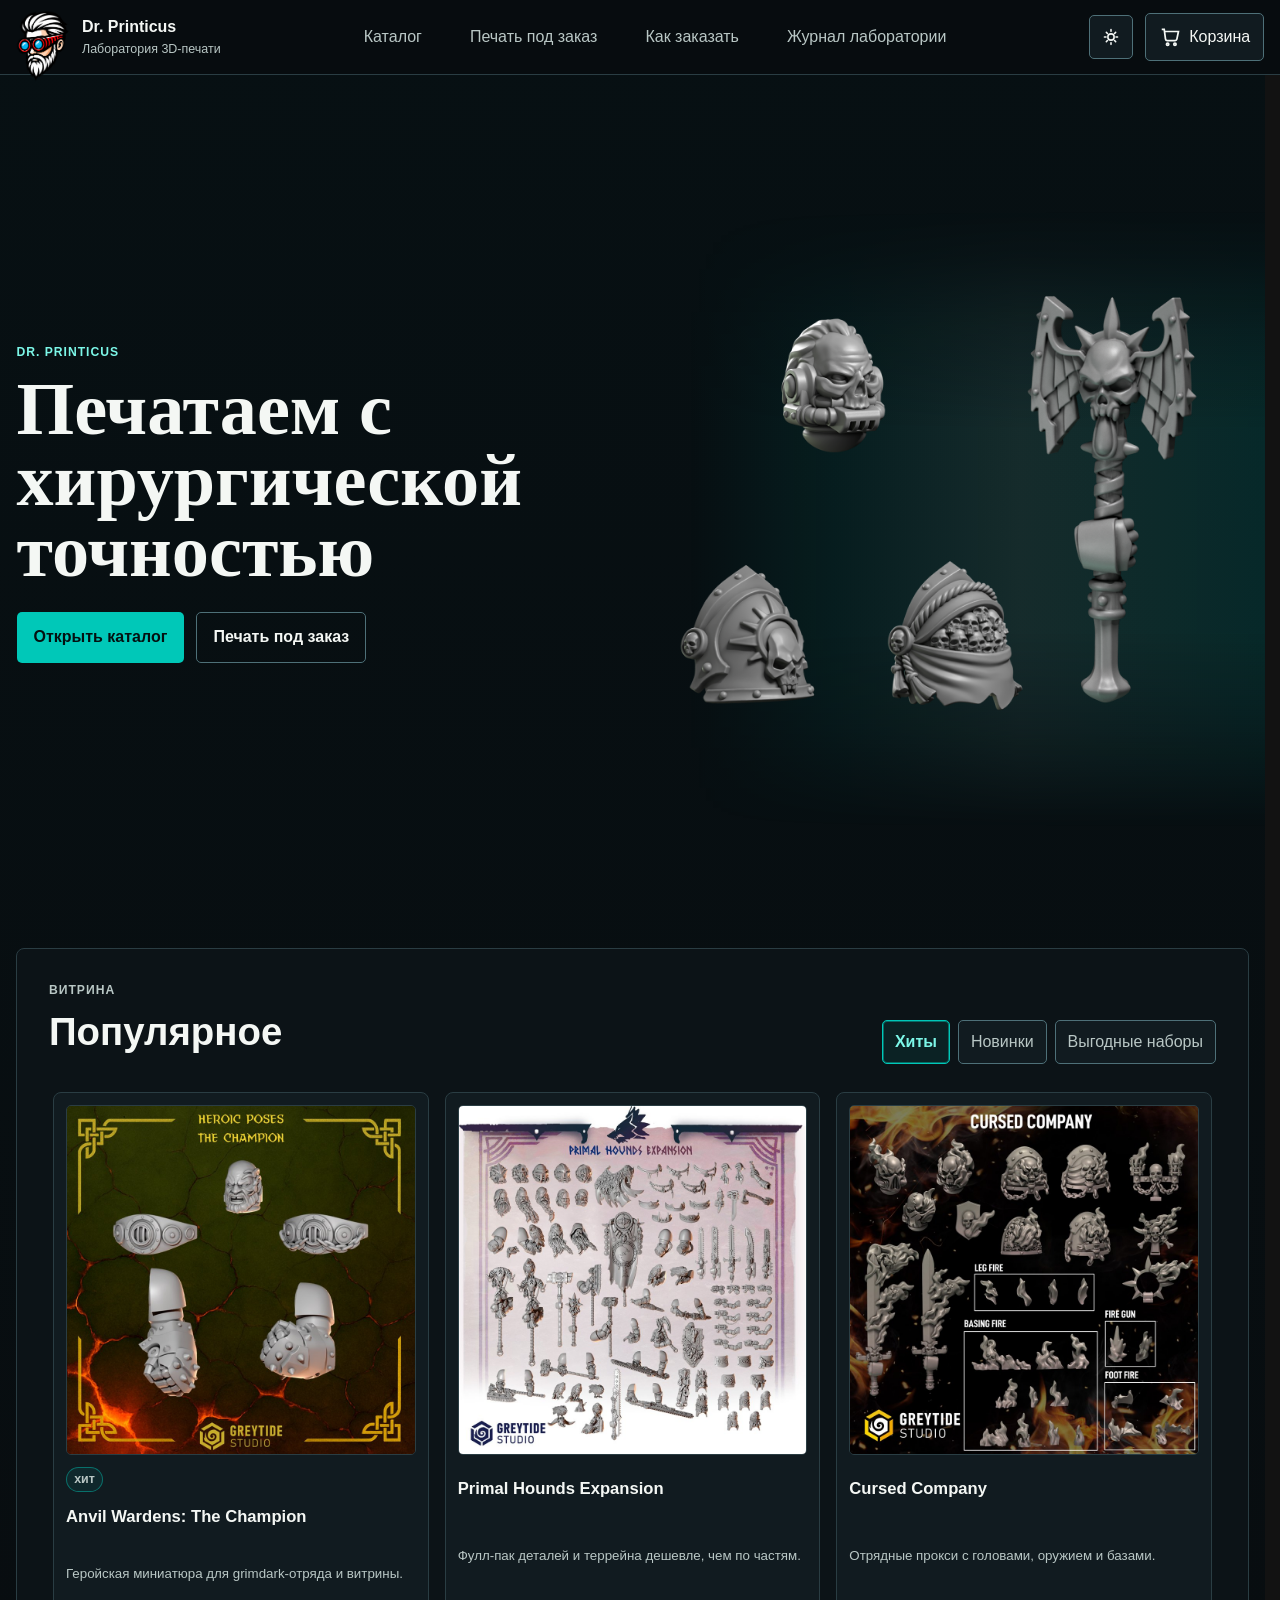
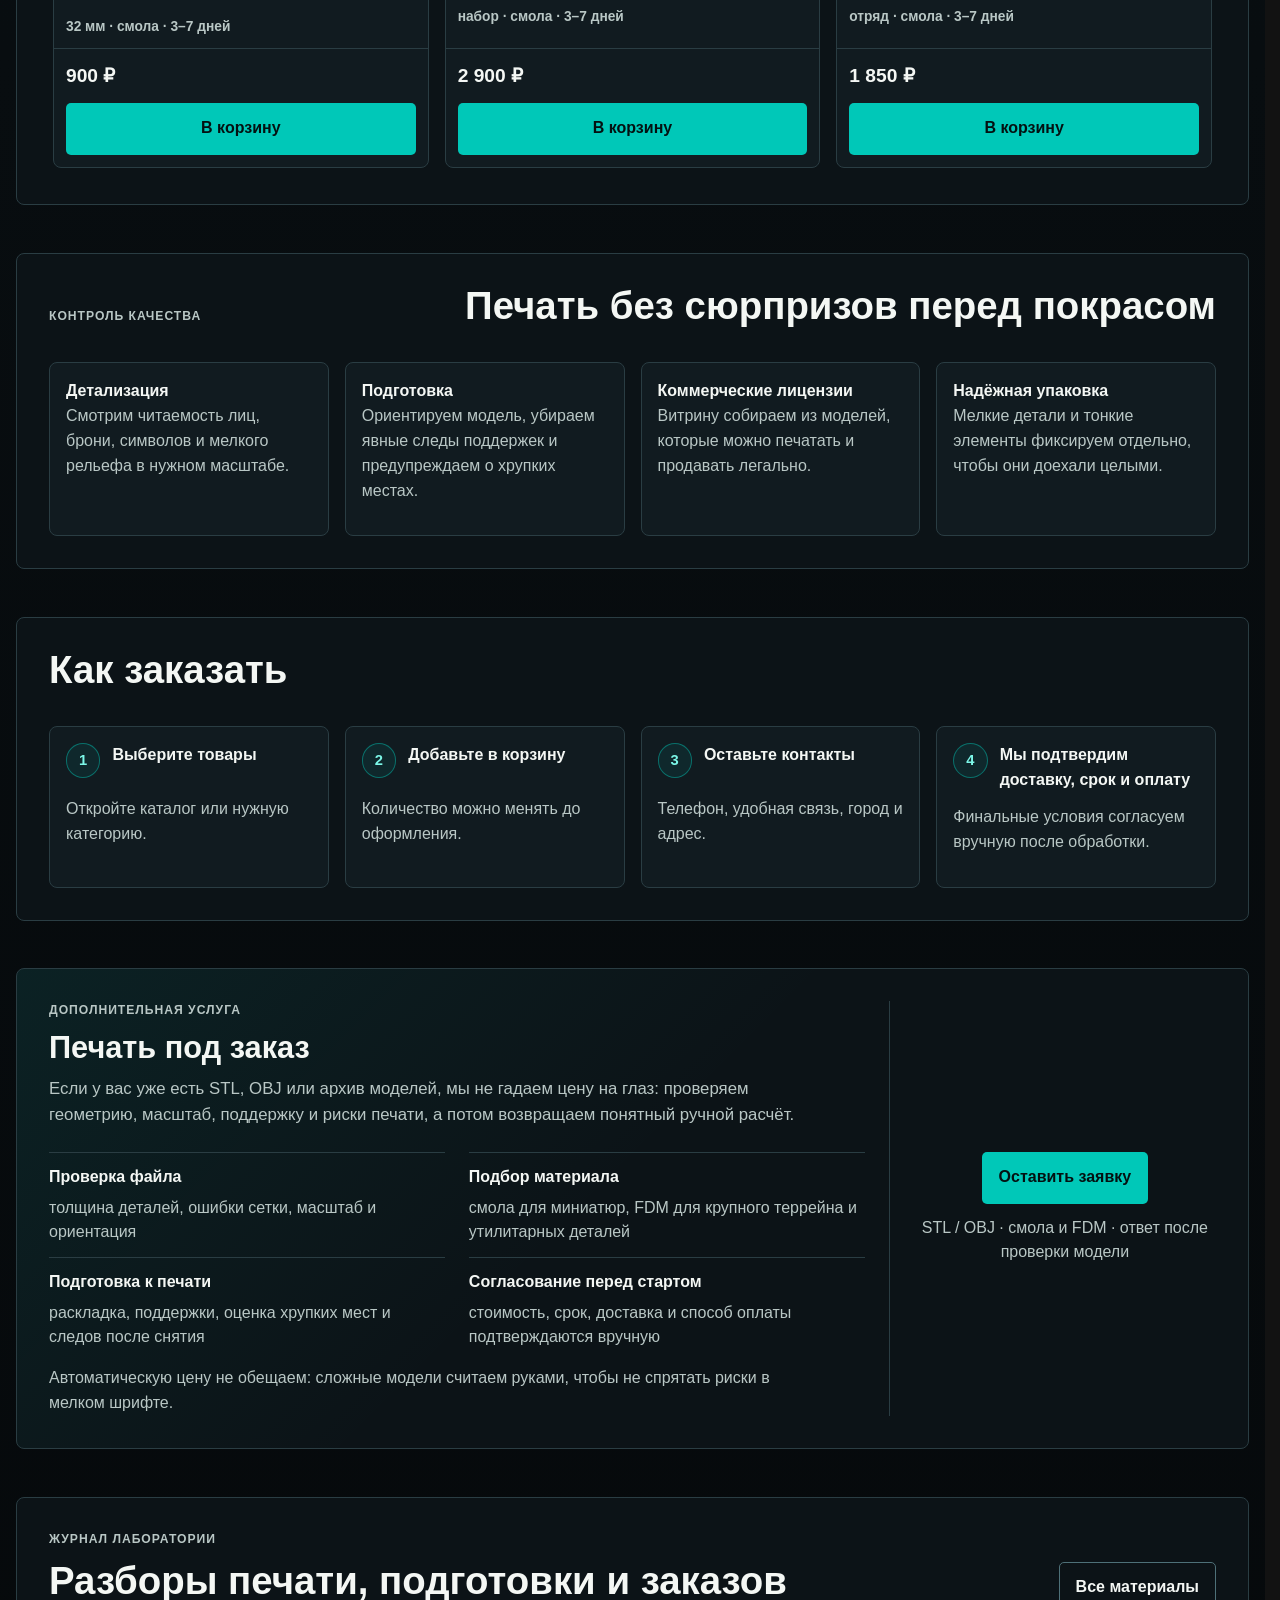
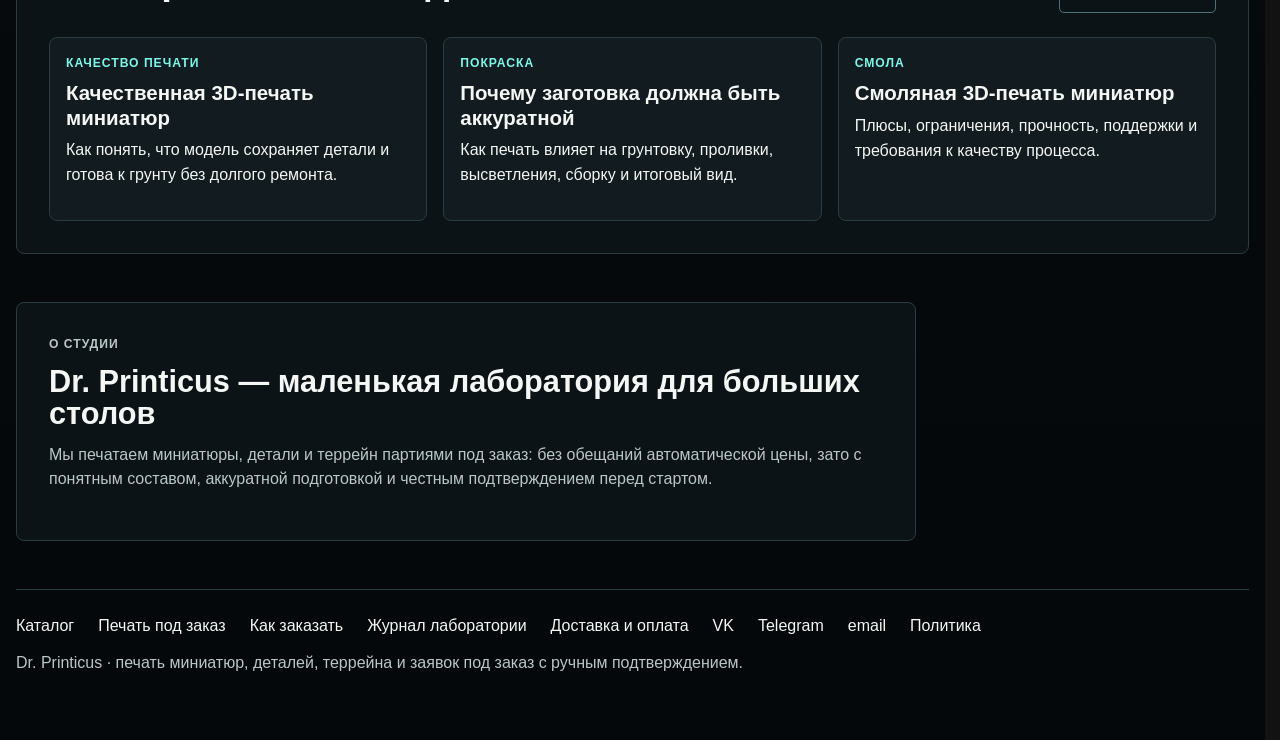
<file: v1/index.html>
<!doctype html>
<html lang="ru" data-theme="dr-printicus-refactor" data-color-theme="dark">
  <head>
    <meta charset="utf-8" />
    <meta name="viewport" content="width=device-width, initial-scale=1" />
    <title>Dr. Printicus - прототип магазина</title>
    <meta name="description" content="Dr. Printicus печатает миниатюры, детали, террейн и STL-модели под заказ с аккуратной подготовкой к покраске." />
    <link rel="preload" as="image" href="./assets/merchant/hero-crimson-winged-jumppack.png" fetchpriority="high" />
    <link rel="stylesheet" href="./assets/styles.css?v=hero-viewport-01" />
  </head>
  <body>
    <header class="topbar">
      <a class="brand-mark" href="#home" data-route="home" aria-label="Dr. Printicus, на главную">
        <span class="brand-avatar">
          <img class="brand-avatar-img" src="./assets/brand-mark-transparent.png?v=brand-head-20260627" alt="" decoding="async" fetchpriority="high" />
        </span>
        <span>
          <strong>Dr. Printicus</strong>
          <small>Лаборатория 3D-печати</small>
        </span>
      </a>

      <nav class="desktop-nav" aria-label="Основные разделы">
        <a href="#catalog" data-route="catalog">Каталог</a>
        <a href="#stl" data-route="stl">Печать под заказ</a>
        <a href="#home?scroll=order-flow" data-route="home" data-scroll-to="order-flow">Как заказать</a>
        <a href="#blog" data-route="blog">Журнал лаборатории</a>
      </nav>

      <div class="topbar-actions">
        <button class="theme-toggle" type="button" data-theme-toggle aria-label="Включить светлую тему" aria-pressed="false" title="Включить светлую тему">
          <svg class="theme-toggle-icon theme-toggle-sun" viewBox="0 0 24 24" aria-hidden="true">
            <circle cx="12" cy="12" r="3.6" />
            <path d="M12 3.6v1.8" />
            <path d="M12 18.6v1.8" />
            <path d="M4.5 12h1.8" />
            <path d="M17.7 12h1.8" />
            <path d="m6.7 6.7 1.25 1.25" />
            <path d="m16.05 16.05 1.25 1.25" />
            <path d="m17.3 6.7-1.25 1.25" />
            <path d="m7.95 16.05-1.25 1.25" />
          </svg>
          <svg class="theme-toggle-icon theme-toggle-moon" viewBox="0 0 24 24" aria-hidden="true">
            <path d="M20 14.8A7.5 7.5 0 0 1 9.2 4a8.4 8.4 0 1 0 10.8 10.8Z" />
          </svg>
        </button>
        <a class="cart-shortcut" href="#cart" data-route="cart" aria-label="Корзина">
          <svg class="cart-icon" viewBox="0 0 24 24" aria-hidden="true">
            <path d="M6.2 6h15l-1.7 8.4a2 2 0 0 1-2 1.6H9.1a2 2 0 0 1-2-1.7L5.7 3.8H3" />
            <circle cx="9.4" cy="20" r="1.25" />
            <circle cx="17.4" cy="20" r="1.25" />
          </svg>
          <span>Корзина</span>
          <span class="cart-count" data-cart-count aria-live="polite"></span>
        </a>
        <button class="burger-button" type="button" data-drawer-open aria-controls="mobile-drawer" aria-expanded="false" aria-label="Открыть меню">
          <span></span><span></span><span></span>
        </button>
      </div>
    </header>

    <div class="mobile-drawer" id="mobile-drawer" data-mobile-drawer aria-hidden="true">
      <button class="drawer-scrim" type="button" data-drawer-close aria-label="Закрыть меню"></button>
      <nav class="drawer-panel" aria-label="Мобильное меню">
        <div class="drawer-head">
          <strong>Dr. Printicus</strong>
          <div class="drawer-actions">
            <button class="theme-toggle" type="button" data-theme-toggle aria-label="Включить светлую тему" aria-pressed="false" title="Включить светлую тему">
              <svg class="theme-toggle-icon theme-toggle-sun" viewBox="0 0 24 24" aria-hidden="true">
                <circle cx="12" cy="12" r="3.6" />
                <path d="M12 3.6v1.8" />
                <path d="M12 18.6v1.8" />
                <path d="M4.5 12h1.8" />
                <path d="M17.7 12h1.8" />
                <path d="m6.7 6.7 1.25 1.25" />
                <path d="m16.05 16.05 1.25 1.25" />
                <path d="m17.3 6.7-1.25 1.25" />
                <path d="m7.95 16.05-1.25 1.25" />
              </svg>
              <svg class="theme-toggle-icon theme-toggle-moon" viewBox="0 0 24 24" aria-hidden="true">
                <path d="M20 14.8A7.5 7.5 0 0 1 9.2 4a8.4 8.4 0 1 0 10.8 10.8Z" />
              </svg>
            </button>
            <button type="button" data-drawer-close aria-label="Закрыть меню">
              <svg viewBox="0 0 24 24" aria-hidden="true"><path d="m6 6 12 12M18 6 6 18" /></svg>
            </button>
          </div>
        </div>
        <a href="#catalog" data-route="catalog">Каталог</a>
        <a href="#stl" data-route="stl">Печать под заказ</a>
        <a href="#home?scroll=order-flow" data-route="home" data-scroll-to="order-flow">Как заказать</a>
        <a href="#blog" data-route="blog">Журнал лаборатории</a>
        <a href="#cart" data-route="cart">Корзина</a>
      </nav>
    </div>

    <main id="prototype" class="shell">
      <section id="home" class="screen is-active" data-screen="home" aria-labelledby="home-title">
        <section class="hero-section">
          <div class="hero-copy">
            <p class="eyebrow hero-kicker">Dr. Printicus</p>
            <h1 id="home-title" class="hero-slogan" aria-label="Печатаем с хирургической точностью">
              <span>Печатаем с</span>
              <span>хирургической</span>
              <span>точностью</span>
            </h1>
            <div class="cta-row hero-cta-row">
              <a class="primary" href="#catalog" data-route="catalog">Открыть каталог</a>
              <a class="secondary" href="#stl" data-route="stl">Печать под заказ</a>
            </div>
          </div>
          <div class="hero-visual" aria-label="Лоты Dr. Printicus">
            <div class="hero-carousel" data-hero-carousel>
              <figure class="hero-slide is-active" data-hero-slide>
                <img src="./assets/merchant/hero-crimson-winged-jumppack.png" alt="Crimson Lords Jetpack" decoding="async" fetchpriority="high" />
              </figure>
              <figure class="hero-slide" data-hero-slide>
                <img src="./assets/merchant/hero-ph-two-handed-weapons.png" alt="Primal Hounds two-handed weapons" loading="lazy" decoding="async" fetchpriority="low" />
              </figure>
              <figure class="hero-slide" data-hero-slide>
                <img src="./assets/merchant/hero-aw-toppers-32-1.png" alt="Anvil Wardens toppers" loading="lazy" decoding="async" fetchpriority="low" />
              </figure>
              <figure class="hero-slide" data-hero-slide>
                <img src="./assets/merchant/hero-aw-shields.png" alt="Anvil Wardens shields" loading="lazy" decoding="async" fetchpriority="low" />
              </figure>
              <figure class="hero-slide" data-hero-slide>
                <img src="./assets/merchant/hero-primal-heads-01.png" alt="Primal Hounds heads" loading="lazy" decoding="async" fetchpriority="low" />
              </figure>
              <figure class="hero-slide" data-hero-slide>
                <img src="./assets/merchant/hero-primal-expansion-banner.png" alt="Primal Hounds Expansion banner" loading="lazy" decoding="async" fetchpriority="low" />
              </figure>
              <figure class="hero-slide" data-hero-slide>
                <img src="./assets/merchant/hero-crimson-heavy-flamer.png" alt="Crimson Lords Heavy Flamer" loading="lazy" decoding="async" fetchpriority="low" />
              </figure>
              <figure class="hero-slide" data-hero-slide>
                <img src="./assets/merchant/hero-primal-dread.png" alt="Primal Hounds Dreadnought" loading="lazy" decoding="async" fetchpriority="low" />
              </figure>
              <figure class="hero-slide" data-hero-slide>
                <img src="./assets/merchant/hero-aw-shoulderpads-01.png" alt="Anvil Wardens shoulderpads" loading="lazy" decoding="async" fetchpriority="low" />
              </figure>
              <figure class="hero-slide" data-hero-slide>
                <img src="./assets/merchant/hero-cursed-x0006.png" alt="Cursed Company heads" loading="lazy" decoding="async" fetchpriority="low" />
              </figure>
              <figure class="hero-slide" data-hero-slide>
                <img src="./assets/merchant/hero-aw-cloaks.png" alt="Anvil Wardens cloaks" loading="lazy" decoding="async" fetchpriority="low" />
              </figure>
              <figure class="hero-slide" data-hero-slide>
                <img src="./assets/merchant/hero-crimson-plasma-gun.png" alt="Crimson Lords plasma gun" loading="lazy" decoding="async" fetchpriority="low" />
              </figure>
              <figure class="hero-slide" data-hero-slide>
                <img src="./assets/merchant/hero-crimson-topper-90.png" alt="Crimson Lords 90mm topper" loading="lazy" decoding="async" fetchpriority="low" />
              </figure>
              <figure class="hero-slide" data-hero-slide>
                <img src="./assets/merchant/hero-crimson-ancient-armor.png" alt="Crimson Lords Ancient Armor" loading="lazy" decoding="async" fetchpriority="low" />
              </figure>
              <figure class="hero-slide" data-hero-slide>
                <img src="./assets/merchant/hero-crimson-battle-priest.png" alt="Crimson Lords Battle Priest" loading="lazy" decoding="async" fetchpriority="low" />
              </figure>
              <figure class="hero-slide" data-hero-slide>
                <img src="./assets/merchant/hero-crimson-backpacks.png" alt="Crimson Lords backpacks" loading="lazy" decoding="async" fetchpriority="low" />
              </figure>
              <figure class="hero-slide" data-hero-slide>
                <img src="./assets/merchant/hero-primal-big-shoulderpads.png" alt="Primal Hounds shoulderpads" loading="lazy" decoding="async" fetchpriority="low" />
              </figure>
              <figure class="hero-slide" data-hero-slide>
                <img src="./assets/merchant/hero-cursed-x0008.png" alt="Cursed Company banner" loading="lazy" decoding="async" fetchpriority="low" />
              </figure>
              <figure class="hero-slide" data-hero-slide>
                <img src="./assets/merchant/hero-ec-banner.png" alt="Eternal Crusaders banner" loading="lazy" decoding="async" fetchpriority="low" />
              </figure>
              <figure class="hero-slide" data-hero-slide>
                <img src="./assets/merchant/hero-primal-bear-company-hammer-shield.png" alt="Primal Hounds Bear Company hammer and shield" loading="lazy" decoding="async" fetchpriority="low" />
              </figure>
              <figure class="hero-slide" data-hero-slide>
                <img src="./assets/merchant/hero-cursed-x0007.png" alt="Cursed Company banner and heads" loading="lazy" decoding="async" fetchpriority="low" />
              </figure>
              <figure class="hero-slide" data-hero-slide>
                <img src="./assets/merchant/hero-primal-backpack09.png" alt="Primal Hounds Backpack 09" loading="lazy" decoding="async" fetchpriority="low" />
              </figure>
              <figure class="hero-slide" data-hero-slide>
                <img src="./assets/merchant/hero-crimson-claws.png" alt="Crimson Lords claws" loading="lazy" decoding="async" fetchpriority="low" />
              </figure>
            </div>
          </div>
        </section>

        <section class="featured-products section-block scroll-reveal" aria-labelledby="featured-title">
          <div class="section-head compact">
            <div>
              <p class="eyebrow">витрина</p>
              <h2 id="featured-title">Популярное</h2>
            </div>
            <div class="featured-tabs" role="tablist" aria-label="Подборки товаров">
              <button class="is-active" type="button" data-featured-tab="hits">Хиты</button>
              <button type="button" data-featured-tab="new">Новинки</button>
              <button type="button" data-featured-tab="value">Выгодные наборы</button>
            </div>
          </div>
          <div class="featured-rail-frame">
            <button class="rail-arrow rail-arrow-left" type="button" data-featured-scroll="prev" aria-label="Предыдущие товары">
              <svg viewBox="0 0 24 24" aria-hidden="true"><path d="m15 6-6 6 6 6" /></svg>
            </button>
            <div class="featured-rail" data-featured-rail></div>
            <button class="rail-arrow rail-arrow-right" type="button" data-featured-scroll="next" aria-label="Следующие товары">
              <svg viewBox="0 0 24 24" aria-hidden="true"><path d="m9 6 6 6-6 6" /></svg>
            </button>
          </div>
        </section>

        <section class="quality-section section-block scroll-reveal" aria-labelledby="quality-title">
          <div class="section-head compact">
            <p class="eyebrow">контроль качества</p>
            <h2 id="quality-title">Печать без сюрпризов перед покрасом</h2>
          </div>
          <div class="quality-grid">
            <article><strong>Детализация</strong><p>Смотрим читаемость лиц, брони, символов и мелкого рельефа в нужном масштабе.</p></article>
            <article><strong>Подготовка</strong><p>Ориентируем модель, убираем явные следы поддержек и предупреждаем о хрупких местах.</p></article>
            <article><strong>Коммерческие лицензии</strong><p>Витрину собираем из моделей, которые можно печатать и продавать легально.</p></article>
            <article><strong>Надёжная упаковка</strong><p>Мелкие детали и тонкие элементы фиксируем отдельно, чтобы они доехали целыми.</p></article>
          </div>
        </section>

        <section id="order-flow" class="order-flow section-block scroll-reveal" aria-labelledby="order-flow-title">
          <div class="section-head compact">
            <h2 id="order-flow-title">Как заказать</h2>
          </div>
          <ol class="step-grid">
            <li><span>1</span><strong>Выберите товары</strong><p>Откройте каталог или нужную категорию.</p></li>
            <li><span>2</span><strong>Добавьте в корзину</strong><p>Количество можно менять до оформления.</p></li>
            <li><span>3</span><strong>Оставьте контакты</strong><p>Телефон, удобная связь, город и адрес.</p></li>
            <li><span>4</span><strong>Мы подтвердим доставку, срок и оплату</strong><p>Финальные условия согласуем вручную после обработки.</p></li>
          </ol>
        </section>

        <section class="stl-promo section-block split-band scroll-reveal" aria-labelledby="home-stl-title">
          <div>
            <p class="eyebrow">дополнительная услуга</p>
            <h2 id="home-stl-title">Печать под заказ</h2>
            <p class="service-lead">Если у вас уже есть STL, OBJ или архив моделей, мы не гадаем цену на глаз: проверяем геометрию, масштаб, поддержку и риски печати, а потом возвращаем понятный ручной расчёт.</p>
            <ul class="service-points" aria-label="Что входит в услугу печати под заказ">
              <li><strong>Проверка файла</strong><span>толщина деталей, ошибки сетки, масштаб и ориентация</span></li>
              <li><strong>Подбор материала</strong><span>смола для миниатюр, FDM для крупного террейна и утилитарных деталей</span></li>
              <li><strong>Подготовка к печати</strong><span>раскладка, поддержки, оценка хрупких мест и следов после снятия</span></li>
              <li><strong>Согласование перед стартом</strong><span>стоимость, срок, доставка и способ оплаты подтверждаются вручную</span></li>
            </ul>
            <p class="service-note">Автоматическую цену не обещаем: сложные модели считаем руками, чтобы не спрятать риски в мелком шрифте.</p>
          </div>
          <div class="service-cta">
            <a class="primary" href="#stl" data-route="stl">Оставить заявку</a>
            <span>STL / OBJ · смола и FDM · ответ после проверки модели</span>
          </div>
        </section>

        <section class="lab-journal-preview section-block scroll-reveal" aria-labelledby="home-blog-title">
          <div class="section-head compact">
            <div>
              <p class="eyebrow">журнал лаборатории</p>
              <h2 id="home-blog-title">Разборы печати, подготовки и заказов</h2>
            </div>
            <a class="secondary" href="#blog" data-route="blog">Все материалы</a>
          </div>
          <div class="blog-grid">
            <a class="blog-card" href="#blog?article=kachestvennaya-3d-pechat-miniatyur" data-route="blog" data-article-route="kachestvennaya-3d-pechat-miniatyur"><span>качество печати</span><h3>Качественная 3D-печать миниатюр</h3><p>Как понять, что модель сохраняет детали и готова к грунту без долгого ремонта.</p></a>
            <a class="blog-card" href="#blog?article=miniatyury-dlya-pokraski-kachestvo-pechati" data-route="blog" data-article-route="miniatyury-dlya-pokraski-kachestvo-pechati"><span>покраска</span><h3>Почему заготовка должна быть аккуратной</h3><p>Как печать влияет на грунтовку, проливки, высветления, сборку и итоговый вид.</p></a>
            <a class="blog-card" href="#blog?article=smolyanaya-3d-pechat-miniatyur" data-route="blog" data-article-route="smolyanaya-3d-pechat-miniatyur"><span>смола</span><h3>Смоляная 3D-печать миниатюр</h3><p>Плюсы, ограничения, прочность, поддержки и требования к качеству процесса.</p></a>
          </div>
        </section>

        <section class="about-studio section-block" aria-labelledby="about-title">
          <p class="eyebrow">о студии</p>
          <h2 id="about-title">Dr. Printicus — маленькая лаборатория для больших столов</h2>
          <p>Мы печатаем миниатюры, детали и террейн партиями под заказ: без обещаний автоматической цены, зато с понятным составом, аккуратной подготовкой и честным подтверждением перед стартом.</p>
        </section>
      </section>

      <section id="catalog" class="screen" data-screen="catalog" aria-labelledby="catalog-title">
        <div class="catalog-page">
          <div class="catalog-toolbar">
            <nav class="breadcrumbs" aria-label="Хлебные крошки"><a href="#home" data-route="home">Главная</a><span>/</span><span>Каталог</span></nav>
            <div class="catalog-title-row">
              <div>
                <p class="eyebrow">каталог</p>
                <h1 id="catalog-title" data-catalog-title>Все товары</h1>
              </div>
              <span class="catalog-result-count" data-result-count></span>
            </div>
            <div class="catalog-tools">
              <label class="catalog-search">Поиск <input type="search" placeholder="Статуя, битсы, террейн..." data-catalog-search /></label>
              <label class="sort-control">Сортировка
                <select data-sort-control>
                  <option value="popular">Популярные</option>
                  <option value="price-asc">Сначала дешевле</option>
                  <option value="price-desc">Сначала дороже</option>
                </select>
              </label>
              <button class="filter-toggle" type="button" data-filter-toggle aria-expanded="false" aria-controls="catalog-filters">Фильтры</button>
            </div>
            <div class="active-filter-chips" data-active-filter-chips></div>
          </div>

          <div class="catalog-layout">
            <button class="filter-scrim" type="button" data-filter-close aria-label="Закрыть фильтры"></button>
            <aside class="catalog-sidebar" id="catalog-filters" data-filter-panel aria-hidden="true" tabindex="-1">
              <div class="filter-panel-head">
                <strong>Фильтры</strong>
                <button type="button" data-filter-close aria-label="Закрыть фильтры">
                  <svg viewBox="0 0 24 24" aria-hidden="true"><path d="m6 6 12 12M18 6 6 18" /></svg>
                </button>
              </div>
              <div class="filter-section" data-filter-root>
                <strong>Категории</strong>
                <button class="chip is-active" type="button" data-filter-group="productKind" data-filter-value="all">Все товары</button>
                <button class="chip" type="button" data-filter-group="productKind" data-filter-value="bundle">Наборы</button>
                <div class="filter-group">
                  <button class="chip filter-group-toggle" type="button" data-filter-toggle-group="universe" data-filter-trigger-label="Вселенная" aria-expanded="false">Выбор вселенной</button>
                  <div class="filter-options" data-dependent-filter="universe" hidden>
                    <button class="chip" type="button" data-filter-group="universe" data-filter-value="warhammer">Warhammer</button>
                    <button class="chip" type="button" data-filter-group="universe" data-filter-value="dnd">D&amp;D</button>
                    <button class="chip" type="button" data-filter-group="universe" data-filter-value="nri">НРИ</button>
                  </div>
                </div>
                <div class="filter-group generated-filter-group" data-generated-filter-group="faction" hidden>
                  <button class="chip filter-group-toggle" type="button" data-filter-toggle-group="faction" data-filter-trigger-label="Фракция" aria-expanded="false">Фракция</button>
                  <div class="filter-options generated-filter-options" data-dependent-filter="faction" hidden></div>
                </div>
                <div class="filter-group">
                  <button class="chip filter-group-toggle" type="button" data-filter-toggle-group="details" data-filter-trigger-label="Детали" aria-expanded="false">Детали</button>
                  <div class="filter-options" data-dependent-filter="details" hidden>
                    <button class="chip" type="button" data-filter-group="partType" data-filter-value="heads">Головы</button>
                    <button class="chip" type="button" data-filter-group="partType" data-filter-value="shoulders">Наплечники</button>
                    <button class="chip" type="button" data-filter-group="partType" data-filter-value="weapons">Оружие</button>
                    <button class="chip" type="button" data-filter-group="partType" data-filter-value="arms">Руки</button>
                    <button class="chip" type="button" data-filter-group="partType" data-filter-value="legs">Ноги</button>
                    <button class="chip" type="button" data-filter-group="partType" data-filter-value="armor">Торсы / броня</button>
                    <button class="chip" type="button" data-filter-group="partType" data-filter-value="banners">Баннеры</button>
                    <button class="chip" type="button" data-filter-group="partType" data-filter-value="cloaks">Плащи</button>
                    <button class="chip" type="button" data-filter-group="partType" data-filter-value="dreadnought-upgrades">Дредноут-апгрейды</button>
                    <button class="chip" type="button" data-filter-group="partType" data-filter-value="accessories">Аксессуары</button>
                    <button class="chip" type="button" data-filter-group="partType" data-filter-value="other">Другое</button>
                  </div>
                </div>
                <div class="filter-group generated-filter-group" data-generated-filter-group="unitType" hidden>
                  <button class="chip filter-group-toggle" type="button" data-filter-toggle-group="unitType" data-filter-trigger-label="Тип отряда" aria-expanded="false">Тип отряда</button>
                  <div class="filter-options generated-filter-options" data-dependent-filter="unitType" hidden></div>
                </div>
                <div class="filter-group">
                  <button class="chip filter-group-toggle" type="button" data-filter-toggle-group="bases" data-filter-trigger-label="База" aria-expanded="false">Базы</button>
                  <div class="filter-options" data-dependent-filter="bases" hidden>
                    <button class="chip" type="button" data-filter-group="productKind" data-filter-value="base">Все базы</button>
                    <button class="chip" type="button" data-filter-group="baseSize" data-filter-value="28mm">28 мм</button>
                    <button class="chip" type="button" data-filter-group="baseSize" data-filter-value="32mm">32 мм</button>
                    <button class="chip" type="button" data-filter-group="baseSize" data-filter-value="40mm">40 мм</button>
                  </div>
                </div>
                <button class="chip" type="button" data-filter-group="productKind" data-filter-value="terrain">Террейн</button>
              </div>
              <div class="filter-sheet-actions">
                <button class="primary" type="button" data-filter-close-results>Показать товары</button>
                <button class="secondary" type="button" data-filter-reset>Сбросить фильтры</button>
              </div>
            </aside>

            <section class="catalog-results" aria-label="Товары">
              <div class="catalog-state catalog-loading" data-catalog-loading hidden>Загружаем товары...</div>
              <div class="catalog-state catalog-error" data-catalog-error hidden>Не удалось обновить каталог. Попробуйте сбросить фильтры.</div>
              <div class="product-grid" data-product-grid>
                <article class="product-card" data-product-id="champion" data-category="model" data-tags="heroes warhammer grimdark bases-32">
                  <button class="product-card-main" type="button" data-open-product="champion">
                    <span class="product-media"><img src="./assets/merchant/card-champion.jpg" alt="Anvil Wardens: The Champion" loading="lazy" decoding="async" fetchpriority="low" /></span>
                    <span class="product-badges"><span>хит</span><span>под заказ</span></span>
                    <strong>Anvil Wardens: The Champion</strong>
                    <small>Геройская миниатюра для grimdark-отряда и витрины.</small>
                    <span class="spec-row">32 мм · смола · 3–7 дней</span>
                  </button>
                  <div class="card-bottom"><span class="price">900 ₽</span><button class="primary cart-action" type="button" data-cart-action="champion">В корзину</button><div class="quantity-control" data-card-qty="champion" hidden><button type="button" data-cart-minus="champion">−</button><span data-card-count="champion"></span><button type="button" data-cart-plus="champion">+</button></div></div>
                </article>
                <article class="product-card" data-product-id="hunter" data-category="model" data-tags="heroes warhammer grimdark new bases-32">
                  <button class="product-card-main" type="button" data-open-product="hunter">
                    <span class="product-media"><img src="./assets/merchant/card-hunter.jpg" alt="Anvil Wardens: The Hunter" loading="lazy" decoding="async" fetchpriority="low" /></span>
                    <span class="product-badges"><span>новинка</span></span>
                    <strong>Anvil Wardens: The Hunter</strong>
                    <small>Миниатюра охотника с крупным силуэтом и тонкими деталями.</small>
                    <span class="spec-row">32 мм · смола · 3–7 дней</span>
                  </button>
                  <div class="card-bottom"><span class="price">650 ₽</span><button class="primary cart-action" type="button" data-cart-action="hunter">В корзину</button><div class="quantity-control" data-card-qty="hunter" hidden><button type="button" data-cart-minus="hunter">−</button><span data-card-count="hunter"></span><button type="button" data-cart-plus="hunter">+</button></div></div>
                </article>
                <article class="product-card" data-product-id="heads" data-category="bits" data-tags="bits heads small-item conversion-kits">
                  <button class="product-card-main" type="button" data-open-product="heads">
                    <span class="product-media"><img src="./assets/merchant/card-heads.jpg" alt="Головы в респираторах" loading="lazy" decoding="async" fetchpriority="low" /></span>
                    <span class="product-badges"><span>Мин. заказ 250 ₽</span></span>
                    <strong>Головы в респираторах, 5 шт.</strong>
                    <small>Конверсионные детали для отрядов и героев.</small>
                    <span class="spec-row">детали · смола · 3–7 дней</span>
                  </button>
                  <div class="card-bottom"><span class="price">70 ₽</span><button class="primary cart-action" type="button" data-cart-action="heads">В корзину</button><div class="quantity-control" data-card-qty="heads" hidden><button type="button" data-cart-minus="heads">−</button><span data-card-count="heads"></span><button type="button" data-cart-plus="heads">+</button></div></div>
                </article>
                <article class="product-card" data-product-id="hounds" data-category="bundle" data-tags="terrain full-packs bundles value warhammer">
                  <button class="product-card-main" type="button" data-open-product="hounds">
                    <span class="product-media"><img src="./assets/merchant/card-primal-hounds.jpg" alt="Primal Hounds Expansion" loading="lazy" decoding="async" fetchpriority="low" /></span>
                    <span class="product-badges"><span>выгодный набор</span></span>
                    <strong>Primal Hounds Expansion</strong>
                    <small>Фулл-пак деталей и террейна дешевле, чем по частям.</small>
                    <span class="spec-row">набор · смола · 3–7 дней</span>
                  </button>
                  <div class="card-bottom"><span class="price">2 900 ₽</span><button class="primary cart-action" type="button" data-cart-action="hounds">В корзину</button><div class="quantity-control" data-card-qty="hounds" hidden><button type="button" data-cart-minus="hounds">−</button><span data-card-count="hounds"></span><button type="button" data-cart-plus="hounds">+</button></div></div>
                </article>
                <article class="product-card" data-product-id="armor" data-category="bits" data-tags="heroes warhammer new display-models">
                  <button class="product-card-main" type="button" data-open-product="armor">
                    <span class="product-media"><img src="./assets/merchant/card-ancient-armor.jpg" alt="Crimson Lords: Ancient Armor" loading="lazy" decoding="async" fetchpriority="low" /></span>
                    <span class="product-badges"><span>новинка</span></span>
                    <strong>Crimson Lords: Ancient Armor</strong>
                    <small>Броня, щит и декоративные элементы для героя.</small>
                    <span class="spec-row">32 мм · смола · 3–7 дней</span>
                  </button>
                  <div class="card-bottom"><span class="price">1 200 ₽</span><button class="primary cart-action" type="button" data-cart-action="armor">В корзину</button><div class="quantity-control" data-card-qty="armor" hidden><button type="button" data-cart-minus="armor">−</button><span data-card-count="armor"></span><button type="button" data-cart-plus="armor">+</button></div></div>
                </article>
                <article class="product-card" data-product-id="cursed" data-category="bundle" data-tags="squads warhammer grimdark full-packs">
                  <button class="product-card-main" type="button" data-open-product="cursed">
                    <span class="product-media"><img src="./assets/merchant/card-cursed-company.jpg" alt="Cursed Company" loading="lazy" decoding="async" fetchpriority="low" /></span>
                    <span class="product-badges"><span>отряд</span></span>
                    <strong>Cursed Company</strong>
                    <small>Отрядные прокси с головами, оружием и базами.</small>
                    <span class="spec-row">отряд · смола · 3–7 дней</span>
                  </button>
                  <div class="card-bottom"><span class="price">1 850 ₽</span><button class="primary cart-action" type="button" data-cart-action="cursed">В корзину</button><div class="quantity-control" data-card-qty="cursed" hidden><button type="button" data-cart-minus="cursed">−</button><span data-card-count="cursed"></span><button type="button" data-cart-plus="cursed">+</button></div></div>
                </article>
                <article class="product-card" data-product-id="shoulders" data-category="bits" data-tags="bits small-item conversion-kits bases-32">
                  <button class="product-card-main" type="button" data-open-product="shoulders">
                    <span class="product-media"><img src="./assets/merchant/card-shoulderpads.jpg" alt="Наплечники Anvil Wardens" loading="lazy" decoding="async" fetchpriority="low" /></span>
                    <span class="product-badges"><span>Мин. заказ 250 ₽</span></span>
                    <strong>Наплечники Anvil Wardens, 5 шт.</strong>
                    <small>Апгрейды для пехоты, командиров и конверсий.</small>
                    <span class="spec-row">детали · смола · 3–7 дней</span>
                  </button>
                  <div class="card-bottom"><span class="price">120 ₽</span><button class="primary cart-action" type="button" data-cart-action="shoulders">В корзину</button><div class="quantity-control" data-card-qty="shoulders" hidden><button type="button" data-cart-minus="shoulders">−</button><span data-card-count="shoulders"></span><button type="button" data-cart-plus="shoulders">+</button></div></div>
                </article>
                <article class="product-card" data-product-id="banner" data-category="bits" data-tags="bits conversion-kits warhammer grimdark">
                  <button class="product-card-main" type="button" data-open-product="banner">
                    <span class="product-media"><img src="./assets/merchant/card-banner.jpg" alt="Crimson Lords: Banner 01" loading="lazy" decoding="async" fetchpriority="low" /></span>
                    <span class="product-badges"><span>детали</span></span>
                    <strong>Crimson Lords: Banner 01</strong>
                    <small>Знамя, икона и детали для командного отряда.</small>
                    <span class="spec-row">детали · смола · 3–7 дней</span>
                  </button>
                  <div class="card-bottom"><span class="price">260 ₽</span><button class="primary cart-action" type="button" data-cart-action="banner">В корзину</button><div class="quantity-control" data-card-qty="banner" hidden><button type="button" data-cart-minus="banner">−</button><span data-card-count="banner"></span><button type="button" data-cart-plus="banner">+</button></div></div>
                </article>
                <article class="product-card" data-product-id="artifacts" data-category="terrain" data-tags="rpg dnd props terrain">
                  <button class="product-card-main" type="button" data-open-product="artifacts">
                    <span class="product-media"><img src="./assets/merchant/card-hunter.jpg" alt="Кладовая артефактов" loading="lazy" decoding="async" fetchpriority="low" /></span>
                    <span class="product-badges"><span>НРИ</span></span>
                    <strong>Кладовая артефактов</strong>
                    <small>Набор пропсов для RPG-сцены и витринной базы.</small>
                    <span class="spec-row">RPG · смола · 3–7 дней</span>
                  </button>
                  <div class="card-bottom"><span class="price">780 ₽</span><button class="primary cart-action" type="button" data-cart-action="artifacts">В корзину</button><div class="quantity-control" data-card-qty="artifacts" hidden><button type="button" data-cart-minus="artifacts">−</button><span data-card-count="artifacts"></span><button type="button" data-cart-plus="artifacts">+</button></div></div>
                </article>
                <article class="product-card" data-product-id="mechanics" data-category="model" data-tags="rpg scifi-rpg squads">
                  <button class="product-card-main" type="button" data-open-product="mechanics">
                    <span class="product-media"><img src="./assets/merchant/card-champion.jpg" alt="Отряд полевых механиков" loading="lazy" decoding="async" fetchpriority="low" /></span>
                    <span class="product-badges"><span>sci-fi</span></span>
                    <strong>Отряд полевых механиков</strong>
                    <small>Команда NPC для sci-fi RPG, skirmish и диорам.</small>
                    <span class="spec-row">отряд · смола · 3–7 дней</span>
                  </button>
                  <div class="card-bottom"><span class="price">1 450 ₽</span><button class="primary cart-action" type="button" data-cart-action="mechanics">В корзину</button><div class="quantity-control" data-card-qty="mechanics" hidden><button type="button" data-cart-minus="mechanics">−</button><span data-card-count="mechanics"></span><button type="button" data-cart-plus="mechanics">+</button></div></div>
                </article>
              </div>
              <div class="catalog-state catalog-empty-inline" data-catalog-empty hidden>
                <h2>По таким фильтрам ничего не нашлось</h2>
                <p>Сбросьте фильтры или попробуйте другой запрос.</p>
              </div>
              <button class="secondary load-more" type="button" data-load-more>Показать ещё</button>
            </section>
          </div>
        </div>
      </section>

      <section id="catalog-empty" class="screen" data-screen="catalog-empty" aria-labelledby="catalog-empty-title">
        <div class="empty-state">
          <nav class="breadcrumbs" aria-label="Хлебные крошки"><a href="#home" data-route="home">Главная</a><span>/</span><a href="#catalog" data-route="catalog">Каталог</a></nav>
          <h1 id="catalog-empty-title">По таким фильтрам ничего не нашлось</h1>
          <p>Попробуйте убрать часть фильтров или вернуться ко всем товарам.</p>
          <a class="primary" href="#catalog" data-route="catalog">Вернуться к каталогу</a>
        </div>
      </section>

      <section id="product" class="screen" data-screen="product" aria-labelledby="product-title">
        <nav class="breadcrumbs" aria-label="Хлебные крошки"><a href="#home" data-route="home">Главная</a><span>/</span><a href="#catalog" data-route="catalog">Каталог</a><span>/</span><span data-detail-breadcrumb>Статуя</span></nav>
        <div class="product-detail-layout">
          <div class="product-gallery">
            <button class="gallery-main" type="button" data-gallery-zoom aria-label="Увеличить изображение">
              <img src="./assets/merchant/card-hunter.jpg" alt="Статуя Дары технологий" data-detail-main-image loading="lazy" decoding="async" fetchpriority="low" />
            </button>
            <div class="gallery-rail" data-gallery-rail>
              <button class="gallery-nav gallery-nav-up" type="button" data-gallery-scroll="up" aria-label="Показать предыдущие изображения" hidden>
                <svg viewBox="0 0 24 24" aria-hidden="true"><path d="m6 15 6-6 6 6" /></svg>
              </button>
              <div class="gallery-thumbs" data-gallery-thumbs aria-label="Ракурсы товара">
                <button type="button" data-gallery-thumb="./assets/merchant/card-hunter.jpg"><img src="./assets/merchant/card-hunter.jpg" alt="" loading="lazy" decoding="async" fetchpriority="low" /></button>
                <button type="button" data-gallery-thumb="./assets/merchant/card-ancient-armor.jpg"><img src="./assets/merchant/card-ancient-armor.jpg" alt="" loading="lazy" decoding="async" fetchpriority="low" /></button>
                <button type="button" data-gallery-thumb="./assets/merchant/card-primal-hounds.jpg"><img src="./assets/merchant/card-primal-hounds.jpg" alt="" loading="lazy" decoding="async" fetchpriority="low" /></button>
              </div>
              <button class="gallery-nav gallery-nav-down" type="button" data-gallery-scroll="down" aria-label="Показать следующие изображения" hidden>
                <svg viewBox="0 0 24 24" aria-hidden="true"><path d="m6 9 6 6 6-6" /></svg>
              </button>
            </div>
          </div>
          <aside class="purchase-panel">
            <p class="status" data-detail-status>Под заказ</p>
            <h1 id="product-title" data-detail-title>Статуя "Дары технологий"</h1>
            <p data-detail-description>Террейн для grimdark-стола: статуя, основание, фактурные панели и повреждённые фрагменты.</p>
            <strong class="detail-price" data-detail-price>900 ₽</strong>
            <ul class="detail-clarity" data-detail-clarity aria-label="Что входит в покупку">
              <li>Физическая смоляная печать</li>
              <li>STL-файл не входит</li>
              <li>Без покраски</li>
              <li>Состав указан ниже</li>
            </ul>
            <dl class="key-specs">
              <div><dt>Масштаб</dt><dd data-detail-scale>32 мм / terrain scale</dd></div>
              <div><dt>Материал</dt><dd data-detail-material>фотополимерная смола</dd></div>
              <div><dt>Срок изготовления</dt><dd data-detail-time>3–7 рабочих дней</dd></div>
              <div><dt>Статус</dt><dd data-detail-status-text>под заказ</dd></div>
            </dl>
            <div class="detail-buy-row">
              <button class="primary" type="button" data-detail-cart-add>В корзину</button>
              <div class="quantity-control detail-quantity" data-detail-qty hidden><button type="button" data-detail-cart-minus>−</button><span data-detail-cart-count></span><button type="button" data-detail-cart-plus>+</button></div>
              <a class="secondary" href="#checkout" data-quick-order>Быстрая заявка</a>
            </div>
            <div class="print-note"><strong>Без покраски.</strong><p>На отдельных деталях могут сохраниться минимальные следы поддержек. Перед грунтом может потребоваться лёгкая зачистка.</p></div>
            <a class="text-link" href="#catalog" data-route="catalog">Вернуться в каталог</a>
          </aside>
          <div class="mobile-detail-action-bar" data-mobile-detail-action aria-label="Быстрое добавление товара">
            <div>
              <span>Цена и заказ</span>
              <strong data-detail-sticky-price>900 ₽</strong>
            </div>
            <button class="primary" type="button" data-detail-cart-add>В корзину</button>
            <div class="quantity-control detail-quantity" data-detail-qty hidden><button type="button" data-detail-cart-minus>−</button><span data-detail-cart-count></span><button type="button" data-detail-cart-plus>+</button></div>
          </div>
        </div>
        <div class="detail-sections">
          <article><h2>Состав набора</h2><p data-detail-pack>Статуя, основание, две декоративные панели и опциональные повреждённые элементы.</p></article>
          <article><h2>Характеристики</h2><p data-detail-characteristics>Тип: террейн и декорация. Система: Warhammer / proxy. Стиль: grimdark, gothic, sci-fi.</p></article>
          <article><h2>Подготовка и возможные следы поддержек</h2><p>Модель промывается, досвечивается и проверяется. Тонкие элементы упаковываются отдельно.</p></article>
          <article><h2>Доставка</h2><p>Минимальная доставка от 350 ₽. Точную стоимость подтвердим после обработки заявки.</p></article>
          <article><h2>Лицензия</h2><p data-detail-license>Печать и продажа возможны только при подтверждённой коммерческой лицензии или праве владельца модели на печать. Прокси-миниатюры не аффилированы с правообладателями игровых систем.</p></article>
          <article><h2>Похожие товары</h2><p>Primal Hounds Expansion, Crimson Lords: Ancient Armor, Cursed Company.</p></article>
        </div>
      </section>

      <section id="cart" class="screen cart-screen" data-screen="cart" aria-labelledby="cart-title">
        <div class="screen-head">
          <div><p class="eyebrow">корзина</p><h1 id="cart-title">Корзина</h1></div>
          <div class="screen-actions">
            <a class="secondary continue-shopping" href="#catalog" data-route="catalog">Продолжить покупки</a>
            <button class="secondary danger-action cart-clear-action" type="button" data-cart-clear hidden aria-label="Очистить корзину" title="Очистить корзину">
              <svg viewBox="0 0 24 24" aria-hidden="true">
                <path d="M4 7h16" />
                <path d="M10 11v6" />
                <path d="M14 11v6" />
                <path d="M6 7l1 14h10l1-14" />
                <path d="M9 7V4h6v3" />
              </svg>
            </button>
          </div>
        </div>
        <div class="checkout-layout">
          <section class="cart-list" data-cart-list aria-label="Товары в корзине"></section>
          <aside class="summary-panel">
            <h2>Итого</h2>
            <dl>
              <div><dt>Товары</dt><dd data-cart-subtotal></dd></div>
              <div><dt>Доставка</dt><dd data-delivery-min></dd></div>
              <div class="total"><dt>Предварительный итог</dt><dd data-cart-total></dd></div>
            </dl>
            <div class="min-order-warning" data-min-order-warning hidden></div>
            <p class="note">Точную стоимость подтвердим после обработки заявки: доставка, срок изготовления и способ оплаты согласуются вручную.</p>
            <a class="primary wide" href="#checkout" data-route="checkout" data-checkout-link>Оформить заявку</a>
          </aside>
        </div>
      </section>

      <section id="cart-blocked" class="screen" data-screen="cart-blocked" aria-labelledby="cart-blocked-title">
        <div class="empty-state">
          <p class="eyebrow">корзина</p>
          <h1 id="cart-blocked-title">Сумма товаров меньше минимума</h1>
          <p>Минимальная сумма заказа — 250 ₽. Добавьте товаров ещё на недостающую сумму. Доставка не учитывается в минимуме.</p>
          <a class="primary" href="#catalog?part=heads" data-route="catalog" data-part-route="heads">Добавить товары</a>
        </div>
      </section>

      <section id="cart-empty" class="screen" data-screen="cart-empty" aria-labelledby="cart-empty-title">
        <div class="empty-state">
          <p class="eyebrow">корзина</p>
          <h1 id="cart-empty-title">Корзина пока пустая</h1>
          <p>Добавьте миниатюру, пак террейна или детали, чтобы собрать заявку.</p>
          <a class="primary" href="#catalog" data-route="catalog">В каталог</a>
        </div>
      </section>

      <section id="checkout" class="screen" data-screen="checkout" aria-labelledby="checkout-title">
        <div class="screen-head"><div><p class="eyebrow">оформление заявки</p><h1 id="checkout-title">Контакты и доставка</h1></div></div>
        <div class="checkout-layout">
          <form class="request-form" data-checkout-form>
            <label>Имя <input required placeholder="Ваше имя" /></label>
            <label>Телефон <input required placeholder="+7..." /></label>
            <label>Удобный способ связи <select required><option>Telegram</option><option>VK</option><option>Телефон</option><option>Email</option></select></label>
            <label>Email <input type="email" placeholder="name@mail.ru" /></label>
            <label>Город <input required placeholder="Город" /></label>
            <label>Адрес или пункт выдачи <input required placeholder="Адрес или пункт выдачи" /></label>
            <label>Комментарий <textarea placeholder="Пожелания к упаковке, срокам или составу"></textarea></label>
            <label>Промокод <input placeholder="Если есть" /></label>
            <label class="check-row"><input type="checkbox" required /> <span>Согласие на обработку персональных данных</span></label>
            <p class="form-error" data-checkout-error hidden>Заполните обязательные поля и подтвердите согласие.</p>
            <button class="primary wide" type="submit" data-checkout-submit>Отправить заявку</button>
          </form>
          <aside class="summary-panel">
            <h2>Состав заявки</h2>
            <dl>
              <div><dt>Товары</dt><dd data-checkout-subtotal></dd></div>
              <div><dt>Минимальная доставка</dt><dd>от 350 ₽</dd></div>
              <div><dt>Промокод</dt><dd>проверим вручную</dd></div>
              <div class="total"><dt>Предварительный итог</dt><dd data-checkout-total></dd></div>
            </dl>
            <p class="note">Окончательная стоимость, срок изготовления и способ оплаты подтверждаются после обработки заявки.</p>
          </aside>
        </div>
      </section>

      <section id="success" class="screen" data-screen="success" aria-labelledby="success-title">
        <div class="success-state">
          <p class="eyebrow">заявка принята</p>
          <h1 id="success-title">Заявка принята</h1>
          <p>Номер заявки: <strong data-success-number>будет назначен после обработки</strong>. Менеджер уточнит доставку, срок изготовления и способ оплаты.</p>
          <div class="receipt"><strong data-success-items>Состав заявки будет сформирован из корзины</strong><span data-success-contact>Способ связи указан в форме</span></div>
          <a class="primary" href="#catalog" data-route="catalog">Вернуться в каталог</a>
        </div>
      </section>

      <section id="stl" class="screen" data-screen="stl" aria-labelledby="stl-title">
        <div class="stl-layout">
          <div class="stl-main">
            <div class="screen-head compact"><div><p class="eyebrow">услуга</p><h1 id="stl-title">Печать под заказ</h1><p>Опишите задачу и приложите ссылку на облако. Автоматическую цену не обещаем: расчёт делается вручную.</p></div></div>
            <div class="stl-process">
              <article><span>1</span><strong>Проверяем модель</strong><p>Масштаб, стенки, тонкие элементы и разбиение.</p></article>
              <article><span>2</span><strong>Считаем объём, материал и поддержку</strong><p>Подбираем разумный способ печати.</p></article>
              <article><span>3</span><strong>Возвращаем расчёт</strong><p>Цена, срок, доставка и постобработка до старта.</p></article>
              <article><span>4</span><strong>Согласуем печать и доставку</strong><p>Запускаем только после подтверждения.</p></article>
            </div>
            <div class="quote-contract">
              <h2>Что влияет на расчёт</h2>
              <ul>
                <li>объём модели, масштаб, количество и пустотелость;</li>
                <li>материал, детализация, хрупкие элементы и поддержки;</li>
                <li>разбиение на части, постобработка и упаковка;</li>
                <li>срок изготовления и способ доставки.</li>
              </ul>
              <p>Принимаем STL, OBJ и архивы с несколькими файлами. Ориентир ответа по заявке — до 1 рабочего дня после получения ссылки.</p>
            </div>
          </div>
          <form class="request-form stl-form" data-stl-form>
            <div class="form-section">
              <h2>Контакты</h2>
              <div class="form-row">
                <label>Имя <input required placeholder="Ваше имя" /></label>
                <label>Email <input type="email" placeholder="name@mail.ru" /></label>
              </div>
              <label>Удобный способ связи <select required><option>Telegram</option><option>VK</option><option>WhatsApp</option><option>Телефон</option><option>Email</option></select></label>
              <label>Контакт для связи <input required placeholder="@username, телефон, VK или email" /></label>
            </div>
            <div class="form-section">
              <h2>Файлы и задача</h2>
              <label>Ссылка на облако с файлами <input required placeholder="https://..." /></label>
              <div class="form-row">
                <label>Масштаб <input required placeholder="Например, 32 мм" /></label>
                <label>Количество <input type="number" min="1" value="1" required /></label>
              </div>
              <label>Комментарий <textarea placeholder="Пожелания к сборке, деталям и упаковке"></textarea></label>
            </div>
            <label class="check-row"><input type="checkbox" required data-stl-rights /> <span>Подтверждаю, что у меня есть право передать модель в печать</span></label>
            <label class="check-row"><input type="checkbox" required /> <span>Согласие на обработку персональных данных</span></label>
            <p class="form-error" data-stl-error hidden>Заполните обязательные поля и подтвердите согласие.</p>
            <button class="primary wide" type="submit" data-stl-submit>Получить расчёт</button>
          </form>
        </div>
      </section>

      <section id="stl-success" class="screen" data-screen="stl-success" aria-labelledby="stl-success-title">
        <div class="success-state stl-success">
          <p class="eyebrow">заявка на печать</p>
          <h1 id="stl-success-title">Заявка на печать принята</h1>
          <p>Мы проверим модель, объём, материал и поддержку, затем вернём расчёт до запуска печати.</p>
          <a class="primary" href="#catalog" data-route="catalog">Посмотреть готовые лоты</a>
        </div>
      </section>

      <section id="blog" class="screen" data-screen="blog" aria-labelledby="blog-title">
        <div class="journal-page">
          <nav class="breadcrumbs" aria-label="Хлебные крошки"><a href="#home" data-route="home">Главная</a><span>/</span><span>Журнал лаборатории</span></nav>
          <div data-blog-list>
            <p class="eyebrow">журнал лаборатории</p>
            <h1 id="blog-title">Материалы лаборатории</h1>
            <div class="blog-grid">
              <a class="blog-card" href="#blog?article=kachestvennaya-3d-pechat-miniatyur" data-route="blog" data-article-route="kachestvennaya-3d-pechat-miniatyur"><span>качество печати</span><h2>Качественная 3D-печать миниатюр: как понять, что модель напечатана хорошо</h2><p>Хорошая миниатюра сохраняет детали, переживает доставку и требует только минимальной подготовки перед грунтом.</p></a>
              <a class="blog-card" href="#blog?article=miniatyury-dlya-pokraski-kachestvo-pechati" data-route="blog" data-article-route="miniatyury-dlya-pokraski-kachestvo-pechati"><span>покраска</span><h2>Почему миниатюры для покраски должны быть напечатаны аккуратно</h2><p>Чёткая геометрия, чистые поверхности и аккуратные поддержки экономят время художника.</p></a>
              <a class="blog-card" href="#blog?article=smolyanaya-3d-pechat-miniatyur" data-route="blog" data-article-route="smolyanaya-3d-pechat-miniatyur"><span>смола</span><h2>Смоляная 3D-печать миниатюр: плюсы, минусы и требования к качеству</h2><p>Фотополимерная печать хорошо передаёт лица и текстуры, но требует стабильного процесса.</p></a>
              <a class="blog-card" href="#blog?article=licenzionnaya-3d-pechat-miniatyur" data-route="blog" data-article-route="licenzionnaya-3d-pechat-miniatyur"><span>лицензии</span><h2>Лицензионная 3D-печать миниатюр: почему это важно</h2><p>Коммерческая лицензия даёт прозрачное происхождение, устойчивый каталог и поддержку авторов.</p></a>
            </div>
          </div>
          <article class="article-reader" data-article-view hidden>
            <a class="text-link" href="#blog" data-route="blog">Вернуться в журнал</a>
            <p class="eyebrow" data-article-kicker></p>
            <h1 data-article-title></h1>
            <div data-article-body></div>
          </article>
        </div>
      </section>

      <section id="delivery" class="screen" data-screen="delivery" aria-labelledby="delivery-title">
        <div class="article-page">
          <h1 id="delivery-title">Доставка и оплата</h1>
          <p>Минимальная доставка от 350 ₽. Точную стоимость, срок изготовления и способ оплаты подтверждаем после обработки заявки.</p>
        </div>
      </section>

      <section id="policy" class="screen" data-screen="policy" aria-labelledby="policy-title">
        <div class="article-page">
          <h1 id="policy-title">Политика</h1>
          <p>Данные из формы используются только для связи по заявке, расчёта печати и согласования доставки.</p>
        </div>
      </section>
    </main>

    <div class="gallery-modal" data-gallery-modal hidden>
      <button class="gallery-modal-scrim" type="button" data-gallery-close aria-label="Закрыть просмотр"></button>
      <div class="gallery-modal-panel">
        <button type="button" data-gallery-close aria-label="Закрыть"><svg viewBox="0 0 24 24" aria-hidden="true"><path d="m6 6 12 12M18 6 6 18" /></svg></button>
        <img src="./assets/merchant/card-hunter.jpg" alt="Увеличенное изображение товара" data-gallery-modal-image loading="lazy" decoding="async" fetchpriority="low" />
      </div>
    </div>

    <footer class="footer">
      <nav aria-label="Нижнее меню">
        <a href="#catalog" data-route="catalog">Каталог</a>
        <a href="#stl" data-route="stl">Печать под заказ</a>
        <a href="#home?scroll=order-flow" data-route="home" data-scroll-to="order-flow">Как заказать</a>
        <a href="#blog" data-route="blog">Журнал лаборатории</a>
        <a href="#delivery" data-route="delivery">Доставка и оплата</a>
        <a href="https://vk.com/drprinticus" rel="noreferrer">VK</a>
        <a href="https://t.me/drprinticus" rel="noreferrer">Telegram</a>
        <a href="mailto:hello@drprinticus.ru">email</a>
        <a href="#policy" data-route="policy">Политика</a>
      </nav>
      <p>Dr. Printicus · печать миниатюр, деталей, террейна и заявок под заказ с ручным подтверждением.</p>
    </footer>

    <script src="./assets/blog-articles.js?v=catalog-filters-16"></script>
    <script src="./assets/app.js?v=audit-priority-01"></script>
  </body>
</html>
</file>
<file: assets/styles.css>
@import url("https://fonts.googleapis.com/css2?family=Manrope:wght@400;500;600;700;800;900&family=Unbounded:wght@500;600;700&display=swap");

:root {
  color-scheme: dark;
  --drp-ink-980: #071013;
  --drp-ink-970: #05080a;
  --drp-ink-950: #080d10;
  --drp-ink-900: #0c1317;
  --drp-resin-950: #0b1215;
  --drp-resin-900: #111b20;
  --drp-resin-800: #17242a;
  --drp-resin-700: #1d2c33;
  --drp-day-050: #f7faf9;
  --drp-day-075: #f4f7f6;
  --drp-day-100: #edf3f3;
  --drp-day-150: #e9f0f1;
  --drp-day-200: #e7eef0;
  --drp-day-250: #dbe6e8;
  --drp-day-300: #d7e3e6;
  --drp-day-400: #d3e1e3;
  --drp-day-500: #b4c7cb;
  --drp-day-600: #9fb8be;
  --drp-cyan-300: #7cf7e8;
  --drp-cyan-500: #00c8b8;
  --drp-cyan-650: #008f84;
  --drp-cyan-750: #006f67;
  --drp-cyan-800: #005f59;
  --drp-cyan-950: #041111;
  --drp-amber-500: #f0b35a;
  --drp-amber-700: #a05f16;
  --drp-red-400: #ff9a9a;
  --drp-red-500: #ff7373;
  --drp-red-600: #ff5b5b;
  --drp-red-700: #b83232;
  --drp-red-800: #8f2424;
  --drp-green-500: #4fd48a;
  --drp-green-700: #237a4d;
  --drp-neutral-050: #f4f7f4;
  --drp-neutral-300: #b9c7c5;
  --drp-neutral-500: #849391;
  --drp-neutral-700: #4e7078;
  --drp-neutral-800: #2a3d43;
  --color-bg: var(--drp-ink-950);
  --color-bg-soft: var(--drp-ink-900);
  --color-surface: var(--drp-resin-900);
  --color-surface-2: var(--drp-resin-800);
  --color-surface-3: var(--drp-resin-700);
  --color-text: var(--drp-neutral-050);
  --color-muted: var(--drp-neutral-300);
  --color-subtle: var(--drp-neutral-500);
  --color-accent: var(--drp-cyan-500);
  --color-accent-2: var(--drp-cyan-300);
  --color-section-kicker: var(--color-accent-2);
  --color-danger: var(--drp-red-500);
  --color-success: var(--drp-green-500);
  --color-info: var(--color-accent-2);
  --color-border: var(--drp-neutral-800);
  --color-control-border: #4e7078;
  --color-accent-border: rgba(0, 200, 184, 0.45);
  --color-accent-border-strong: rgba(0, 200, 184, 0.46);
  --color-accent-soft: rgba(0, 200, 184, 0.08);
  --color-danger-border: rgba(255, 115, 115, 0.45);
  --color-danger-soft: rgba(255, 115, 115, 0.08);
  --color-success-border: rgba(79, 212, 138, 0.42);
  --color-success-soft: rgba(79, 212, 138, 0.1);
  --color-info-border: var(--color-accent-border);
  --color-info-soft: var(--color-accent-soft);
  --color-promo: var(--drp-amber-500);
  --color-promo-border: rgba(240, 179, 90, 0.44);
  --color-promo-soft: rgba(240, 179, 90, 0.1);
  --color-danger-action-border: rgba(255, 91, 91, 0.42);
  --color-danger-action-border-strong: rgba(255, 91, 91, 0.74);
  --color-danger-action-text: #ff9a9a;
  --color-danger-action-text-hover: #ffd2d2;
  --color-page-bg: var(--color-bg);
  --color-page-bg-start: var(--drp-ink-980);
  --color-page-bg-end: var(--drp-ink-970);
  --color-panel-bg: var(--color-surface);
  --color-field-bg: var(--drp-resin-950);
  --color-control-text: var(--drp-cyan-950);
  --color-header-bg: rgba(8, 13, 16, 0.96);
  --color-hero-glow: rgba(0, 200, 184, 0.12);
  --color-hero-visual-glow: rgba(124, 247, 232, 0.14);
  --color-hero-panel-clear: rgba(8, 13, 16, 0);
  --color-hero-panel-soft: rgba(10, 23, 27, 0.38);
  --color-hero-panel-strong: rgba(15, 34, 39, 0.72);
  --color-mobile-hero-fade: rgba(8, 13, 16, 0.9);
  --color-hero-field-core: rgba(0, 200, 184, 0.14);
  --color-hero-field-mid: rgba(124, 247, 232, 0.12);
  --color-hero-field-outer: rgba(0, 200, 184, 0.08);
  --color-hero-field-clear: rgba(8, 13, 16, 0);
  --color-hero-field-band-soft: rgba(0, 200, 184, 0.08);
  --color-hero-field-band-strong: rgba(0, 200, 184, 0.16);
  --color-hero-field-edge-strong: rgba(8, 13, 16, 0.92);
  --color-hero-field-edge-soft: rgba(8, 13, 16, 0.68);
  --color-hero-field-edge-shadow: rgba(8, 13, 16, 0.74);
  --color-hero-field-edge-shadow-soft: rgba(8, 13, 16, 0.3);
  --color-hero-field-edge-shadow-clear: rgba(8, 13, 16, 0);
  --color-hero-side-glow-core: rgba(55, 173, 170, 0.16);
  --color-hero-side-glow-mid: rgba(42, 108, 116, 0.12);
  --color-hero-side-glow-soft: rgba(28, 70, 78, 0.065);
  --color-hero-side-glow-clear: rgba(8, 13, 16, 0);
  --color-overlay-soft: rgba(0, 0, 0, 0.62);
  --color-overlay-strong: rgba(0, 0, 0, 0.78);
  --color-floating-control-bg: rgba(17, 27, 32, 0.94);
  --state-hover-bg: var(--color-accent-soft);
  --state-hover-border: var(--color-accent-border);
  --state-selected-bg: var(--color-accent-soft);
  --state-selected-border: var(--color-accent-border-strong);
  --state-selected-text: var(--color-accent-2);
  --state-disabled-bg: var(--color-surface-3);
  --state-disabled-text: var(--color-subtle);
  --state-focus-outline-color: var(--color-accent);
  --state-focus-outline-width: 2px;
  --state-focus-outline-offset: 2px;
  --state-control-hover-bg: var(--color-accent-soft);
  --state-control-active-bg: color-mix(in srgb, var(--color-accent-soft) 70%, var(--color-surface-2));
  --state-control-press-y: 1px;
  --state-focus-ring-shadow: 0 0 0 3px color-mix(in srgb, var(--color-accent) 22%, transparent);
  --state-card-hover-lift: -2px;
  --state-card-active-lift: -1px;
  --state-card-hover-shadow: 0 14px 30px color-mix(in srgb, var(--color-accent) 11%, transparent);
  --state-card-active-shadow: 0 8px 18px color-mix(in srgb, var(--color-accent) 8%, transparent);
  --surface-page: var(--color-page-bg);
  --surface-section: transparent;
  --surface-panel: var(--color-surface);
  --surface-panel-raised: var(--color-surface-2);
  --surface-card: var(--color-surface);
  --surface-card-hover: var(--color-surface-2);
  --surface-field: var(--color-field-bg);
  --surface-floating: var(--color-floating-control-bg);
  --surface-image: var(--color-surface-2);
  --surface-state-warning: var(--color-promo-soft);
  --surface-state-error: var(--color-danger-soft);
  --surface-state-success: var(--color-success-soft);
  --elevation-flat: none;
  --elevation-panel: none;
  --elevation-floating: var(--shadow-soft);
  --elevation-scene-focus: var(--shadow-soft);
  --button-primary-bg: var(--color-accent);
  --button-primary-bg-hover: var(--color-accent-2);
  --button-primary-text: var(--color-control-text);
  --button-secondary-bg: transparent;
  --button-secondary-border: var(--color-control-border);
  --button-secondary-text: var(--color-text);
  --field-bg: var(--surface-field);
  --field-border: var(--color-control-border);
  --field-text: var(--color-text);
  --field-placeholder: var(--color-muted);
  --card-bg: var(--surface-card);
  --card-border: var(--color-border);
  --card-hover-border: var(--state-selected-border);
  --panel-bg: var(--surface-panel);
  --panel-border: var(--color-border);
  --chip-bg: var(--surface-panel);
  --chip-border: var(--color-control-border);
  --chip-selected-bg: var(--state-selected-bg);
  --chip-selected-text: var(--state-selected-text);
  --scene-hero-light-core: var(--color-hero-field-core);
  --scene-hero-light-mid: var(--color-hero-field-mid);
  --scene-hero-light-outer: var(--color-hero-field-outer);
  --scene-hero-light-clear: var(--color-hero-field-clear);
  --scene-hero-edge-strong: var(--color-hero-field-edge-strong);
  --scene-hero-edge-soft: var(--color-hero-field-edge-soft);
  --radius-card: 8px;
  --radius-small: 5px;
  --space-1: 0.25rem;
  --space-2: 0.5rem;
  --space-3: 0.75rem;
  --space-4: 1rem;
  --space-5: 1.5rem;
  --space-6: 2rem;
  --space-7: 3rem;
  --density-grid-gap: clamp(0.75rem, 1.25vw, 1rem);
  --density-card-padding: 0.7rem;
  --density-card-gap: 0.6rem;
  --density-panel-padding: 0.9rem;
  --density-filter-gap: 0.55rem;
  --font-sans: Manrope, "Segoe UI", Arial, sans-serif;
  --font-serif: Unbounded, Manrope, "Segoe UI", Arial, sans-serif;
  --font-ui: var(--font-sans);
  --font-display: var(--font-serif);
  --text-display-size: clamp(2.72rem, 5.1vw, 5.25rem);
  --text-page-title-size: clamp(2rem, 4vw, 4rem);
  --text-section-title-size: clamp(1.55rem, 2.4vw, 2.6rem);
  --text-card-title-size: 1.04rem;
  --text-body-size: 1rem;
  --text-lead-size: clamp(1.05rem, 1.35vw, 1.35rem);
  --text-label-size: 0.76rem;
  --text-caption-size: 0.84rem;
  --text-button-size: 0.95rem;
  --shadow-soft: 0 12px 28px rgba(0, 0, 0, 0.28);
  --z-sticky: 50;
  --z-dropdown: 60;
  --z-sheet-scrim: 59;
  --z-sheet: 60;
  --z-drawer-scrim: 69;
  --z-drawer: 70;
  --z-modal: 80;
  --header-height: 74px;
  --route-scroll-offset: calc(var(--header-height) + clamp(1rem, 3vw, 2rem));
  --shell: min(1440px, calc(100% - 32px));
  --motion-fast: 180ms ease;
  --motion-state-fast: 180ms ease;
  --motion-state-medium: 240ms cubic-bezier(0.2, 0.8, 0.2, 1);
  --motion-soft: 920ms cubic-bezier(0.16, 0.84, 0.24, 1);
}

html[data-color-theme="light"] {
  color-scheme: light;
  --color-bg: #e7eef0;
  --color-bg-soft: #dbe6e8;
  --color-surface: #f4f7f6;
  --color-surface-2: #e9f0f1;
  --color-surface-3: #d3e1e3;
  --color-text: #142026;
  --color-muted: #52666c;
  --color-subtle: #667a80;
  --color-accent: #166b7a;
  --color-accent-2: #0f5160;
  --color-danger: #b83232;
  --color-info: var(--color-accent-2);
  --color-border: #b4c7cb;
  --color-border-strong: #9fb8be;
  --color-control-border: #6f878e;
  --color-accent-border: rgba(22, 107, 122, 0.36);
  --color-accent-border-strong: rgba(22, 107, 122, 0.5);
  --color-accent-soft: rgba(22, 107, 122, 0.12);
  --color-danger-border: rgba(184, 50, 50, 0.36);
  --color-danger-soft: rgba(184, 50, 50, 0.08);
  --color-promo: #a05f16;
  --color-promo-border: rgba(160, 95, 22, 0.36);
  --color-promo-soft: rgba(201, 125, 32, 0.12);
  --color-danger-action-border: rgba(184, 50, 50, 0.44);
  --color-danger-action-border-strong: rgba(184, 50, 50, 0.68);
  --color-danger-action-text: #b83232;
  --color-danger-action-text-hover: #8f2424;
  --color-page-bg: #e7eef0;
  --color-page-bg-start: #edf3f3;
  --color-page-bg-end: #d7e3e6;
  --color-panel-bg: #f4f7f6;
  --color-field-bg: #f7faf9;
  --color-control-text: #f7faf9;
  --color-header-bg: rgba(232, 239, 240, 0.96);
  --color-hero-glow: rgba(0, 111, 103, 0.12);
  --color-hero-visual-glow: rgba(0, 143, 132, 0.17);
  --color-hero-panel-clear: rgba(238, 243, 244, 0);
  --color-hero-panel-soft: rgba(0, 143, 132, 0.2);
  --color-hero-panel-strong: rgba(0, 111, 103, 0.3);
  --color-mobile-hero-fade: rgba(220, 231, 234, 0.44);
  --color-hero-field-core: rgba(0, 143, 132, 0.26);
  --color-hero-field-mid: rgba(0, 111, 103, 0.2);
  --color-hero-field-outer: rgba(0, 143, 132, 0.14);
  --color-hero-field-clear: rgba(231, 238, 240, 0);
  --color-hero-field-band-soft: rgba(0, 143, 132, 0.12);
  --color-hero-field-band-strong: rgba(0, 111, 103, 0.24);
  --color-hero-field-edge-strong: rgba(231, 238, 240, 0.92);
  --color-hero-field-edge-soft: rgba(231, 238, 240, 0.68);
  --color-hero-field-edge-shadow: rgba(231, 238, 240, 0.74);
  --color-hero-field-edge-shadow-soft: rgba(231, 238, 240, 0.3);
  --color-hero-field-edge-shadow-clear: rgba(231, 238, 240, 0);
  --color-hero-side-glow-core: rgba(0, 143, 132, 0.17);
  --color-hero-side-glow-mid: rgba(0, 111, 103, 0.13);
  --color-hero-side-glow-soft: rgba(0, 143, 132, 0.09);
  --color-hero-side-glow-clear: rgba(231, 238, 240, 0);
  --color-overlay-soft: rgba(20, 32, 38, 0.38);
  --color-overlay-strong: rgba(20, 32, 38, 0.62);
  --color-floating-control-bg: rgba(244, 250, 250, 0.96);
  --shadow-soft: 0 14px 32px rgba(20, 32, 38, 0.16);
  --color-success: #237a4d;
  --color-success-border: rgba(35, 122, 77, 0.34);
  --color-success-soft: rgba(35, 122, 77, 0.1);
  --color-info-border: var(--color-accent-border);
  --color-info-soft: var(--color-accent-soft);
  --state-hover-bg: var(--color-accent-soft);
  --state-hover-border: var(--color-accent-border);
  --state-selected-bg: var(--color-accent-soft);
  --state-selected-border: var(--color-accent-border-strong);
  --state-selected-text: var(--color-accent-2);
  --state-disabled-bg: var(--color-surface-3);
  --state-disabled-text: var(--color-subtle);
  --state-focus-outline-color: var(--color-accent);
  --state-focus-outline-width: 2px;
  --state-focus-outline-offset: 2px;
  --state-focus-ring-shadow: 0 0 0 3px rgba(22, 107, 122, 0.18);
  --state-card-hover-shadow: 0 14px 28px rgba(20, 32, 38, 0.13);
  --state-card-active-shadow: 0 8px 18px rgba(20, 32, 38, 0.1);
  --surface-page: var(--color-page-bg);
  --surface-section: transparent;
  --surface-panel: var(--color-surface);
  --surface-panel-raised: var(--color-surface-2);
  --surface-card: var(--color-surface);
  --surface-card-hover: var(--color-surface-2);
  --surface-field: var(--color-field-bg);
  --surface-floating: var(--color-floating-control-bg);
  --surface-image: #eef5f6;
  --surface-state-warning: var(--color-promo-soft);
  --surface-state-error: var(--color-danger-soft);
  --surface-state-success: var(--color-success-soft);
  --elevation-flat: none;
  --elevation-panel: none;
  --elevation-floating: var(--shadow-soft);
  --elevation-scene-focus: var(--shadow-soft);
  --button-primary-bg: var(--color-accent);
  --button-primary-bg-hover: var(--color-accent-2);
  --button-primary-text: var(--color-control-text);
  --button-secondary-bg: transparent;
  --button-secondary-border: var(--color-control-border);
  --button-secondary-text: var(--color-text);
  --field-bg: var(--surface-field);
  --field-border: var(--color-control-border);
  --field-text: var(--color-text);
  --field-placeholder: var(--color-muted);
  --card-bg: var(--surface-card);
  --card-border: var(--color-border);
  --card-hover-border: var(--state-selected-border);
  --panel-bg: var(--surface-panel);
  --panel-border: var(--color-border);
  --chip-bg: var(--surface-panel);
  --chip-border: var(--color-control-border);
  --chip-selected-bg: var(--state-selected-bg);
  --chip-selected-text: var(--state-selected-text);
  --scene-hero-light-core: var(--color-hero-field-core);
  --scene-hero-light-mid: var(--color-hero-field-mid);
  --scene-hero-light-outer: var(--color-hero-field-outer);
  --scene-hero-light-clear: var(--color-hero-field-clear);
  --scene-hero-edge-strong: var(--color-hero-field-edge-strong);
  --scene-hero-edge-soft: var(--color-hero-field-edge-soft);
}

html[data-color-theme="light"] .topbar {
  box-shadow: 0 8px 22px rgba(20, 32, 38, 0.055);
}

html[data-color-theme="light"] .drawer-panel,
html[data-color-theme="light"] .catalog-sidebar {
  background: var(--color-surface-2);
  border-color: var(--color-border-strong);
}

html[data-color-theme="light"] .filter-sheet-actions {
  background: transparent;
  border-top: 0;
}

html[data-color-theme="light"] .product-card,
html[data-color-theme="light"] .catalog-state {
  background: var(--color-surface);
  border-color: var(--color-border);
}

html[data-color-theme="light"] .product-media {
  background: #eef5f6;
}

* {
  box-sizing: border-box;
}

html {
  min-width: 0;
  overflow-x: clip;
  scroll-behavior: smooth;
  scrollbar-gutter: stable;
}

body {
  min-width: 0;
  margin: 0;
  padding-top: var(--header-height);
  overflow-x: clip;
  background: linear-gradient(180deg, var(--color-page-bg-start) 0%, var(--color-page-bg) 42%, var(--color-page-bg-end) 100%);
  color: var(--color-text);
  font-family: var(--font-ui);
  font-size: var(--text-body-size);
  line-height: 1.55;
}

body.drawer-open,
body.filter-open {
  position: fixed;
  width: 100%;
}

img,
svg {
  display: block;
  max-width: 100%;
}

button,
input,
select,
textarea {
  font: inherit;
}

button,
a {
  touch-action: manipulation;
}

:where(a, button, [role="button"], .chip) {
  -webkit-tap-highlight-color: transparent;
}

:where(a, button, [role="button"], .chip):focus:not(:focus-visible) {
  outline: none;
  box-shadow: none;
}

a {
  color: inherit;
  text-decoration: none;
}

.visually-hidden {
  position: absolute;
  width: 1px;
  height: 1px;
  overflow: hidden;
  clip: rect(0 0 0 0);
  clip-path: inset(50%);
  white-space: nowrap;
}

h1,
h2,
h3,
p {
  margin-top: 0;
}

h1,
h2 {
  line-height: 1.05;
  letter-spacing: 0;
}

h1 {
  font-family: var(--font-ui);
  font-size: var(--text-page-title-size);
  margin-bottom: var(--space-4);
}

h2 {
  font-family: var(--font-ui);
  font-size: var(--text-section-title-size);
  margin-bottom: var(--space-3);
}

h3,
strong {
  letter-spacing: 0;
}

.topbar {
  position: fixed;
  inset: 0 0 auto 0;
  z-index: var(--z-sticky);
  min-height: var(--header-height);
  display: grid;
  grid-template-columns: minmax(180px, auto) 1fr auto;
  align-items: center;
  gap: var(--space-4);
  padding: 10px max(16px, calc((100% - 1440px) / 2 + 16px));
  background: var(--color-header-bg);
  border-bottom: 1px solid var(--color-border);
}

.brand-mark,
.cart-shortcut,
.desktop-nav a,
.drawer-panel a,
.primary,
.secondary,
.text-link,
.chip,
.filter-toggle,
.theme-toggle,
.featured-tabs button,
.load-more {
  border-radius: var(--radius-small);
}

.brand-mark {
  display: inline-flex;
  align-items: center;
  min-width: 0;
  gap: var(--space-3);
}

.brand-avatar {
  flex: 0 0 54px;
  width: 54px;
  height: 54px;
  border: 0;
  background: transparent;
  display: grid;
  align-items: start;
  justify-items: center;
  overflow: visible;
}

.brand-avatar img {
  grid-area: 1 / 1;
  width: 100%;
  height: auto;
  max-height: none;
  object-fit: contain;
}

.brand-mark strong,
.brand-mark small {
  display: block;
}

.brand-mark small {
  color: var(--color-muted);
  font-size: 0.78rem;
}

.desktop-nav {
  display: flex;
  justify-content: center;
  gap: var(--space-5);
  color: var(--color-muted);
}

.desktop-nav a,
.drawer-panel a {
  padding: 0.55rem 0.75rem;
  white-space: nowrap;
}

.desktop-nav a.is-current,
.drawer-panel a.is-current {
  background: var(--color-accent-soft);
  box-shadow: inset 0 -2px 0 var(--color-accent-2);
  color: var(--color-accent-2);
}

.desktop-nav a:hover,
.drawer-panel a:hover {
  color: var(--color-accent-2);
}

.topbar-actions {
  display: flex;
  align-items: center;
  gap: var(--space-3);
}

.theme-toggle {
  position: relative;
  width: 44px;
  height: 44px;
  display: inline-grid;
  place-items: center;
  flex: 0 0 44px;
  border: 1px solid var(--color-control-border);
  background: var(--color-surface);
  color: var(--color-text);
  cursor: pointer;
  transition:
    border-color var(--motion-fast),
    color var(--motion-fast),
    background-color var(--motion-fast);
}

.theme-toggle:hover,
.theme-toggle:focus-visible {
  border-color: var(--color-accent);
  color: var(--color-accent-2);
}

.theme-toggle-icon {
  position: absolute;
  inset: 50% auto auto 50%;
  width: 21px;
  height: 21px;
  transform: translate(-50%, -50%);
  fill: none;
  opacity: 0;
  stroke: currentColor;
  stroke-linecap: round;
  stroke-linejoin: round;
  stroke-width: 1.8;
  transition:
    opacity var(--motion-fast),
    transform var(--motion-fast);
}

html[data-color-theme="dark"] .theme-toggle-sun,
html[data-color-theme="light"] .theme-toggle-moon {
  opacity: 1;
  transform: translate(-50%, -50%) scale(1);
}

html[data-color-theme="dark"] .theme-toggle-moon,
html[data-color-theme="light"] .theme-toggle-sun {
  opacity: 0;
  transform: translate(-50%, -50%) scale(0.82);
}

.cart-shortcut {
  min-width: max-content;
  display: inline-flex;
  align-items: center;
  gap: var(--space-2);
  padding: 0.65rem 0.8rem;
  border: 1px solid var(--color-control-border);
  background: var(--color-surface);
}

.cart-shortcut:hover,
.cart-shortcut.is-current {
  border-color: var(--color-accent);
  color: var(--color-accent-2);
}

.cart-icon {
  width: 22px;
  height: 22px;
  fill: none;
  stroke: currentColor;
  stroke-width: 1.9;
}

.cart-count {
  min-width: 1.45rem;
  height: 1.45rem;
  display: inline-grid;
  place-items: center;
  border-radius: 999px;
  background: var(--color-accent);
  color: var(--color-control-text);
  font-size: 0.8rem;
  font-weight: 800;
}

.cart-count:empty {
  display: none;
}

.burger-button {
  width: 44px;
  height: 44px;
  border: 1px solid var(--color-control-border);
  background: var(--color-surface);
  color: var(--color-text);
  display: none;
  padding: 10px;
}

.burger-button span {
  display: block;
  height: 2px;
  margin: 5px 0;
  background: currentColor;
}

.mobile-drawer {
  display: none;
}

.filter-scrim {
  display: none;
}

.shell {
  width: var(--shell);
  margin: 0 auto;
}

.screen {
  display: none;
  padding: var(--space-6) 0 var(--space-7);
  scroll-margin-top: var(--route-scroll-offset);
  animation: screenIn var(--motion-fast);
}

.screen.is-active {
  display: block;
}

.screen[data-screen="blog"] {
  padding-block: clamp(0.75rem, 2svh, 1.5rem) clamp(0.5rem, 1.5svh, 1rem);
  overflow: clip;
}

.hero-section {
  min-height: calc(100svh - var(--header-height) - 32px);
  display: grid;
  grid-template-columns: minmax(0, 0.9fr) minmax(440px, 1fr);
  gap: clamp(1.5rem, 4vw, 4.5rem);
  align-items: center;
  padding: var(--space-6) 0;
}

.hero-copy {
  position: relative;
  z-index: 3;
  min-width: 0;
  max-width: 760px;
}

.hero-kicker,
.hero-slogan span,
.hero-cta-row {
  opacity: 0;
  transform: translateY(16px);
  animation: heroTextIn 980ms cubic-bezier(0.2, 0.82, 0.2, 1) forwards;
}

.hero-kicker {
  animation-delay: 120ms;
}

.hero-slogan {
  max-width: 820px;
  font-family: var(--font-display);
  font-size: var(--text-display-size);
  line-height: 0.96;
  hyphens: none;
  overflow-wrap: normal;
  text-wrap: balance;
  word-break: normal;
}

.hero-slogan span {
  display: block;
  white-space: nowrap;
}

.hero-slogan span:nth-child(1) {
  animation-delay: 380ms;
}

.hero-slogan span:nth-child(2) {
  animation-delay: 620ms;
}

.hero-slogan span:nth-child(3) {
  animation-delay: 860ms;
}

.hero-cta-row {
  animation-delay: 1420ms;
}

.lead {
  color: var(--color-muted);
  font-size: var(--text-lead-size);
  max-width: 720px;
}

.eyebrow,
.status,
.note,
.blog-grid span {
  color: var(--color-section-kicker);
  font-size: var(--text-label-size);
  font-weight: 800;
  letter-spacing: 0.08em;
  text-transform: uppercase;
}

.cta-row {
  display: flex;
  flex-wrap: wrap;
  gap: var(--space-3);
  margin-top: var(--space-5);
}

.primary,
.secondary,
.filter-toggle,
.load-more {
  display: inline-flex;
  align-items: center;
  justify-content: center;
  min-height: 44px;
  padding: 0.78rem 1rem;
  border: 1px solid transparent;
  border-radius: 0;
  cursor: pointer;
  font-size: var(--text-button-size);
  font-weight: 800;
  transition:
    background var(--motion-state-fast),
    border-color var(--motion-state-fast),
    color var(--motion-state-fast),
    transform var(--motion-state-fast),
    box-shadow var(--motion-state-fast);
}

.primary {
  background: var(--button-primary-bg);
  color: var(--button-primary-text);
}

.primary:hover {
  background: var(--button-primary-bg-hover);
  transform: translateY(-1px);
}

.brand-mark:focus-visible,
.cart-shortcut:focus-visible,
.desktop-nav a:focus-visible,
.drawer-panel a:focus-visible,
.burger-button:focus-visible,
.primary:focus-visible,
.secondary:focus-visible,
.filter-toggle:focus-visible,
.load-more:focus-visible,
.chip:focus-visible,
.featured-tabs button:focus-visible,
.quantity-control button:focus-visible,
.filter-panel-head button:focus-visible,
.drawer-head button:focus-visible,
.gallery-modal-panel > button:focus-visible,
.gallery-thumbs button:focus-visible,
.product-card-main:focus-visible {
  outline: var(--state-focus-outline-width) solid var(--state-focus-outline-color);
  outline-offset: var(--state-focus-outline-offset);
  box-shadow: var(--state-focus-ring-shadow);
}

.primary:active,
.secondary:active,
.filter-toggle:active,
.load-more:active {
  transform: translateY(var(--state-control-press-y));
}

.primary[aria-disabled="true"],
.primary:disabled {
  cursor: not-allowed;
  background: var(--state-disabled-bg);
  color: var(--state-disabled-text);
  transform: none;
}

.secondary,
.filter-toggle,
.load-more {
  background: var(--button-secondary-bg);
  border-color: var(--button-secondary-border);
  color: var(--button-secondary-text);
}

.secondary {
  background: var(--button-secondary-bg);
  border-color: var(--button-secondary-border);
  color: var(--button-secondary-text);
}

.secondary:hover,
.filter-toggle:hover,
.load-more:hover {
  background: var(--state-control-hover-bg);
  border-color: var(--color-accent);
  color: var(--color-accent-2);
  transform: translateY(-1px);
}

.wide {
  width: 100%;
}

.text-link {
  color: var(--color-accent-2);
  text-decoration: underline;
  text-underline-offset: 0.2em;
}

.hero-visual {
  --hero-carousel-size: min(clamp(560px, 42vw, 720px), calc(100svh - var(--header-height) - clamp(7.5rem, 14svh, 10rem)), 100%);
  --hero-visual-reveal-x: clamp(14px, 2.2vw, 24px);
  position: relative;
  z-index: 1;
  overflow: visible;
  background: none;
  min-height: calc(var(--hero-carousel-size) + var(--space-7));
  display: grid;
  place-items: center;
  padding: var(--space-5) clamp(1rem, 2vw, var(--space-5)) var(--space-5) clamp(2.5rem, 5vw, 5.5rem);
  opacity: 0;
  transform: translateX(var(--hero-visual-reveal-x)) scale(0.985);
  animation: heroVisualIn 1200ms cubic-bezier(0.2, 0.82, 0.2, 1) 1420ms forwards;
  mask-image: none;
  -webkit-mask-image: none;
}

.hero-carousel {
  isolation: isolate;
  position: relative;
  z-index: 2;
  width: var(--hero-carousel-size);
  aspect-ratio: 1 / 1;
  overflow: hidden;
  background: none;
  mask-image: none;
  -webkit-mask-image: none;
}

.hero-carousel::before {
  content: "";
  position: absolute;
  inset: 0;
  z-index: 3;
  border-radius: 0;
  pointer-events: none;
  box-shadow: none;
}

.hero-visual::after {
  content: "";
  position: absolute;
  left: calc(50% - (var(--hero-carousel-size) / 2));
  right: calc((100vw - var(--hero-width, 100%)) / -2);
  top: calc(50% - (var(--hero-carousel-size) / 2) + clamp(0.75rem, 1.2vw, 1.25rem));
  z-index: 0;
  display: block;
  height: var(--hero-carousel-size);
  pointer-events: none;
  border-radius: clamp(7rem, 13vw, 15rem) 0 0 clamp(7rem, 13vw, 15rem);
  background: linear-gradient(90deg, var(--scene-hero-light-clear) 0%, var(--scene-hero-light-clear) 12%, var(--scene-hero-light-outer) 34%, var(--scene-hero-light-mid) 62%, var(--scene-hero-light-core) 100%);
  mask-image: linear-gradient(180deg, transparent 0%, rgba(0, 0, 0, 0.18) 8%, rgba(0, 0, 0, 0.62) 20%, #000 36%, #000 68%, rgba(0, 0, 0, 0.62) 84%, transparent 100%);
  mask-composite: initial;
  -webkit-mask-image: linear-gradient(180deg, transparent 0%, rgba(0, 0, 0, 0.18) 8%, rgba(0, 0, 0, 0.62) 20%, #000 36%, #000 68%, rgba(0, 0, 0, 0.62) 84%, transparent 100%);
  -webkit-mask-composite: source-over;
}

.hero-slide {
  position: absolute;
  inset: 0;
  z-index: 1;
  display: grid;
  place-items: center;
  margin: 0;
  opacity: 0;
  transform: translateX(12px) scale(0.985);
  transition:
    opacity 1400ms cubic-bezier(0.2, 0.72, 0.18, 1),
    transform 1400ms cubic-bezier(0.2, 0.72, 0.18, 1);
}

.hero-slide.is-active {
  opacity: 1;
  transform: translateX(0) scale(1);
}

.hero-slide img {
  width: var(--hero-carousel-size);
  aspect-ratio: 1 / 1;
  object-fit: contain;
}

@media (min-width: 1200px) {
  .hero-section {
    --hero-width: min(1720px, calc(100vw - 48px));
    width: var(--hero-width);
    margin-inline: calc((100% - var(--hero-width)) / 2);
    grid-template-columns: minmax(520px, 0.82fr) minmax(620px, 1.18fr);
  }

  .hero-copy {
    max-width: 820px;
  }

  .hero-visual {
    --hero-carousel-size: min(clamp(620px, 44vw, 820px), calc(100svh - var(--header-height) - clamp(8rem, 14svh, 10rem)), 100%);
    min-height: calc(var(--hero-carousel-size) + var(--space-7));
    padding-left: clamp(3rem, 5vw, 6.5rem);
  }

  .hero-carousel,
  .hero-slide img {
    width: var(--hero-carousel-size);
  }
}

.section-block {
  margin-top: var(--space-7);
  padding: var(--space-6);
  background: var(--color-bg-soft);
  border: 1px solid var(--color-border);
  border-radius: var(--radius-card);
}

.home-scene {
  --home-lead-width: 100%;
  scroll-margin-top: var(--route-scroll-offset);
}

.screen[data-screen="home"] > .section-block.home-scene :is(.eyebrow, .scene-label) {
  letter-spacing: 0;
  text-transform: none;
}

.screen[data-screen="home"] > .section-block.home-scene .scene-label {
  display: inline-flex;
  width: fit-content;
  margin: 0 0 clamp(0.8rem, 1.8vw, 1.2rem);
  color: color-mix(in srgb, var(--color-section-kicker) 82%, var(--color-muted));
  font-size: clamp(0.96rem, 1.15vw, 1.1rem);
  font-weight: 800;
}

@media (min-width: 900px) {
  .screen[data-screen="home"] {
    padding-top: 0;
  }

  .home-scene {
    --home-lead-width: min(calc(75% + clamp(1rem, 3vw, 2.25rem)), 1020px, 100%);
  }

  .screen[data-screen="home"] > .section-block.home-scene {
    --scene-width: min(1720px, calc(100vw - 48px));
    width: var(--scene-width);
    min-height: calc(100svh - var(--header-height));
    margin: 0 calc((100% - var(--scene-width)) / 2);
    padding: clamp(3rem, 6vw, 6.75rem) clamp(1.5rem, 4vw, 4.5rem);
    display: grid;
    align-content: center;
    background: transparent;
    border: 0;
    border-radius: 0;
  }

  .screen[data-screen="home"] > .section-block.home-scene > * {
    min-width: 0;
  }

  .screen[data-screen="home"] > .order-scene.section-block.home-scene {
    min-height: clamp(620px, 78svh, 820px);
  }

  .screen[data-screen="home"] > .section-block.home-scene + .section-block.home-scene {
    margin-top: 0;
  }
}

.section-head {
  display: flex;
  justify-content: space-between;
  align-items: end;
  gap: var(--space-4);
  margin-bottom: var(--space-5);
}

.section-head.compact h2,
.screen-head h1,
.purchase-panel h1,
.journal-page h1,
.article-page h1 {
  font-size: clamp(1.75rem, 3vw, 3.2rem);
}

.section-head p:not(.eyebrow),
.about-studio p:not(.eyebrow),
.custom-model-promo p:not(.eyebrow),
.custom-print-steps p,
.quality-proof-point p:not(.eyebrow),
.journal-lead p:not(.eyebrow),
.quality-grid p,
.step-grid p,
.product-card small,
.detail-sections p,
.journal-page p,
.article-page p {
  color: var(--color-muted);
}

.category-grid,
.quality-grid,
.step-grid,
.blog-grid,
.detail-sections {
  display: grid;
  gap: var(--space-4);
}

.category-grid {
  grid-template-columns: repeat(6, minmax(0, 1fr));
}

.category-grid a,
.quality-grid article,
.step-grid li,
.featured-rail .product-card,
.detail-sections article,
.blog-grid article,
.blog-card,
.empty-state,
.success-state,
.article-page,
.journal-page,
.summary-panel,
.request-form,
.purchase-panel,
.cart-row {
  background: var(--color-surface);
  border: 1px solid var(--color-border);
  border-radius: var(--radius-card);
}

.category-grid a {
  padding: var(--space-4);
  min-height: 138px;
}

.category-grid a:hover {
  border-color: var(--color-accent);
}

.category-grid span,
.step-grid span,
.custom-model-process span {
  color: var(--color-accent-2);
  font-weight: 900;
}

.category-grid strong,
.category-grid small {
  display: block;
}

.featured-tabs {
  display: flex;
  gap: var(--space-2);
  overflow-x: auto;
}

.showcase-scene .featured-tabs {
  --featured-tab-width: 6.25rem;
  display: inline-grid;
  grid-auto-flow: column;
  grid-auto-columns: var(--featured-tab-width);
  width: min(100%, calc((var(--featured-tab-width) * 4) + (var(--space-2) * 3)));
  max-width: 100%;
  overflow: visible;
}

.featured-tabs button,
.chip {
  display: inline-flex;
  align-items: center;
  gap: 0.42rem;
  border: 1px solid var(--chip-border);
  border-radius: 999px;
  background: var(--chip-bg);
  color: var(--color-muted);
  min-height: 44px;
  padding: 0.55rem 0.75rem;
  cursor: pointer;
  transition:
    background var(--motion-state-fast),
    border-color var(--motion-state-fast),
    color var(--motion-state-fast),
    transform var(--motion-state-fast),
    box-shadow var(--motion-state-fast);
}

.chip {
  border: 1px solid var(--chip-border);
  background: var(--chip-bg);
}

.showcase-scene .featured-tabs button {
  justify-content: center;
  white-space: nowrap;
  font-weight: 900;
}

.featured-tabs button:hover,
.chip:hover {
  background: var(--state-hover-bg);
  border-color: var(--state-hover-border);
  color: var(--color-text);
}

.featured-tabs button:active,
.chip:active {
  transform: translateY(var(--state-control-press-y));
}

.featured-tabs button.is-active,
.chip.is-active {
  background: var(--chip-selected-bg);
  border-color: var(--state-selected-border);
  color: var(--chip-selected-text);
}

.featured-tabs button.is-active,
.chip.is-active,
.selected-chip {
  background: var(--chip-selected-bg);
  box-shadow: inset 0 0 0 1px var(--state-selected-border);
  font-weight: 900;
}

.chip.is-active,
.selected-chip {
  background: var(--chip-selected-bg);
  color: var(--chip-selected-text);
}

.featured-tabs button[data-featured-tab="promo"] {
  border-color: var(--color-promo-border);
  color: var(--color-promo);
}

.featured-tabs button[data-featured-tab="promo"]:hover,
.featured-tabs button[data-featured-tab="promo"]:focus-visible,
.featured-tabs button[data-featured-tab="promo"].is-active {
  background: var(--color-promo-soft);
  color: var(--color-promo);
}

.featured-tabs button[data-featured-tab="promo"].is-active {
  background: var(--color-promo-soft);
  color: var(--color-promo);
  box-shadow: inset 0 0 0 1px var(--color-promo-border);
}

.featured-rail-frame {
  isolation: isolate;
  position: relative;
  max-width: 100%;
  overflow: clip;
  overflow-clip-margin: 56px;
  touch-action: pan-y;
}

.featured-rail-frame::before,
.featured-rail-frame::after {
  content: "";
  position: absolute;
  inset-block: 0;
  z-index: 2;
  width: clamp(2rem, 6vw, 5rem);
  pointer-events: none;
}

.featured-rail-frame::before {
  left: 0;
  background: linear-gradient(90deg, var(--color-page-bg) 0%, transparent 100%);
}

.featured-rail-frame::after {
  right: 0;
  background: linear-gradient(270deg, var(--color-page-bg) 0%, transparent 100%);
}

.featured-rail {
  position: relative;
  z-index: 1;
  display: flex;
  gap: var(--space-4);
  overflow-x: auto;
  overscroll-behavior-x: contain;
  scroll-snap-type: x mandatory;
  scroll-padding: var(--space-1);
  padding: var(--space-1);
  scrollbar-width: none;
  -ms-overflow-style: none;
}

.featured-rail::-webkit-scrollbar {
  display: none;
}

.showcase-catalog-cta {
  position: relative;
  z-index: 5;
  display: flex;
  justify-content: center;
  margin-top: clamp(0.85rem, 2.4vw, 1.75rem);
}

.showcase-catalog-link {
  min-width: min(100%, 12rem);
  padding-inline: clamp(1.15rem, 3vw, 2rem);
  background: color-mix(in srgb, var(--color-surface) 72%, transparent);
  border-color: var(--color-control-border);
  box-shadow: 0 16px 38px color-mix(in srgb, var(--color-bg) 22%, transparent);
  text-decoration: none;
}

.showcase-catalog-link:hover,
.showcase-catalog-link:focus-visible {
  background: color-mix(in srgb, var(--color-surface-2) 84%, transparent);
}

.featured-rail .product-card {
  flex: 0 0 calc((100% - (var(--space-4) * 2)) / 3);
  min-width: 260px;
  scroll-snap-align: start;
  transition:
    opacity var(--motion-fast),
    transform var(--motion-fast),
    border-color var(--motion-fast);
}

.showcase-scene .product-media {
  aspect-ratio: 1 / 1;
  padding: 0;
}

.showcase-scene .product-media img {
  object-fit: contain;
}

@media (min-width: 900px) {
  .screen[data-screen="home"] > .showcase-scene.section-block.home-scene {
    padding-block: clamp(3.5rem, 6.8svh, 4.75rem) clamp(0.5rem, 1svh, 2rem);
  }

  .showcase-head {
    align-items: center;
    justify-content: center;
    position: relative;
    z-index: 6;
    margin-bottom: clamp(0.75rem, 1.6svh, 1rem);
  }

  .showcase-scene .featured-tabs {
    justify-content: center;
  }

  .showcase-scene.is-showcase-intro-staging .featured-tabs {
    opacity: 0;
    transform: translateY(-0.55rem);
    transition:
      opacity 360ms ease,
      transform 520ms cubic-bezier(0.2, 0.8, 0.2, 1);
  }

  .showcase-scene.is-showcase-intro-staging.is-showcase-orbit-center .featured-tabs {
    opacity: 1;
    transform: translateY(0);
  }

  .showcase-scene .showcase-catalog-cta {
    margin-top: clamp(0.75rem, 1.6svh, 1rem);
  }

  .showcase-scene.is-showcase-intro-staging .showcase-catalog-cta {
    opacity: 0;
    transform: translateY(0.65rem);
    transition:
      opacity 420ms ease,
      transform 580ms cubic-bezier(0.2, 0.8, 0.2, 1);
  }

  .showcase-scene.is-showcase-intro-staging.is-showcase-orbit-spread .showcase-catalog-cta {
    opacity: 0;
    transform: translateY(0.65rem);
  }

  .showcase-scene.is-showcase-intro-staging.is-showcase-orbit-cta-ready .showcase-catalog-cta {
    opacity: 1;
    transform: translateY(0);
  }

  .showcase-scene.scroll-reveal.reveal-right {
    transform: translateY(24px);
  }

  .showcase-scene.scroll-reveal.reveal-right.is-revealed {
    transform: translate(0, 0);
  }

  .showcase-scene .featured-rail-frame {
    --orbit-card-width: clamp(280px, 22vw, 360px);
    --orbit-step: clamp(300px, 24vw, 430px);
    --orbit-arrow-zone: max(
      0px,
      calc(50vw - var(--orbit-step) - (var(--orbit-card-width) * 0.5) - clamp(0.5rem, 1vw, 1rem))
    );
    inline-size: 100vw;
    max-width: none;
    min-width: 0;
    min-height: clamp(560px, max(58svh, calc((var(--orbit-card-width) * 1.72) + 1rem)), 700px);
    margin-inline: calc(50% - 50vw);
    overflow-clip-margin: 96px;
    perspective: 1400px;
  }

  .showcase-scene .featured-rail-frame::before,
  .showcase-scene .featured-rail-frame::after {
    width: clamp(3rem, 8vw, 9rem);
  }

  .showcase-scene .featured-rail {
    position: absolute;
    inset: 0;
    display: block;
    overflow: visible;
    padding: 0;
    scroll-padding: 0;
    scroll-snap-type: none;
    transform-style: preserve-3d;
  }

  .showcase-scene .featured-rail .product-card {
    --orbit-focus-spread: clamp(0.55rem, 1vw, 0.95rem);
    position: absolute;
    top: 50%;
    inset-inline-start: 50%;
    z-index: var(--orbit-z, 1);
    width: var(--orbit-card-width);
    min-width: 0;
    flex: none;
    pointer-events: none;
    scroll-snap-align: none;
    isolation: isolate;
    overflow: visible;
    opacity: var(--orbit-opacity, 0);
    filter: brightness(var(--orbit-brightness, 1)) blur(var(--orbit-blur, 0));
    transform:
      translate(-50%, -50%)
      translateX(calc(var(--orbit-offset, 0) * var(--orbit-step)))
      translateY(calc(var(--orbit-y, 0rem) - var(--orbit-hover-lift, 0rem)))
      rotateY(calc(var(--orbit-offset, 0) * 8deg))
      scale(var(--orbit-scale, 1));
    transform-origin: center;
    transition:
      opacity 360ms ease,
      filter 420ms ease,
      transform 560ms cubic-bezier(0.2, 0.8, 0.2, 1),
      border-color var(--motion-fast),
      box-shadow var(--motion-fast);
  }

  .showcase-scene .featured-rail .product-card::before {
    content: "";
    position: absolute;
    inset: 0;
    z-index: -1;
    border: 1px solid transparent;
    border-radius: var(--radius-card);
      background: transparent;
      box-shadow:
        0 0 clamp(1.25rem, 2.15vw, 2.25rem) clamp(0.14rem, 0.32vw, 0.36rem) color-mix(in srgb, var(--color-surface-2) 38%, transparent),
        0 0 clamp(2.5rem, 4.1vw, 4.15rem) clamp(0.55rem, 1.08vw, 1.15rem) color-mix(in srgb, var(--color-page-bg) 22%, transparent),
        0 20px 54px color-mix(in srgb, var(--color-accent-2) 14%, transparent),
        var(--shadow-soft);
    opacity: 0;
    pointer-events: none;
    transform: scale(0.985);
    transition:
      opacity 360ms ease,
      transform 560ms cubic-bezier(0.2, 0.8, 0.2, 1);
  }

  .showcase-scene .product-media {
    aspect-ratio: 1 / 1;
  }

  .showcase-scene .spec-row {
    min-height: 1.35em;
    display: block;
    white-space: nowrap;
    overflow: hidden;
    text-overflow: ellipsis;
  }

  .showcase-scene .product-card[data-orbit-position="center"] {
    --orbit-z: 9;
    --orbit-y: 0rem;
    --orbit-scale: 1;
    --orbit-opacity: 1;
    --orbit-brightness: 1;
    --orbit-blur: 0;
  }

  .showcase-scene .product-card[data-orbit-position="center-left"],
  .showcase-scene .product-card[data-orbit-position="center-right"] {
    --orbit-z: 8;
    --orbit-y: 0rem;
    --orbit-scale: 0.96;
    --orbit-opacity: 0.96;
    --orbit-brightness: 0.94;
    --orbit-blur: 0;
  }

  .showcase-scene .product-card[data-orbit-position="center-left"] {
    transform-origin: left center;
  }

  .showcase-scene .product-card[data-orbit-position="center-right"] {
    transform-origin: right center;
  }

  .showcase-scene .featured-rail .product-card.is-orbit-active {
    cursor: pointer;
    filter: none;
    pointer-events: auto;
  }

  .showcase-scene .product-card[data-orbit-position="orbit-left"],
  .showcase-scene .product-card[data-orbit-position="orbit-right"] {
    --orbit-z: 2;
    --orbit-y: clamp(0.2rem, 0.5vw, 0.55rem);
    --orbit-scale: 0.74;
    --orbit-opacity: 0.58;
    --orbit-brightness: 0.72;
    --orbit-blur: 0.2px;
  }

  .showcase-scene .product-card[data-orbit-position="far-left"],
  .showcase-scene .product-card[data-orbit-position="far-right"] {
    --orbit-z: 1;
    --orbit-y: calc(clamp(0.15rem, 0.35vw, 0.45rem) * -1);
    --orbit-scale: 0.56;
    --orbit-opacity: 0.16;
    --orbit-brightness: 0.46;
    --orbit-blur: 1.2px;
  }

  .showcase-scene .product-card[data-orbit-position="hidden"] {
    --orbit-y: 0rem;
    visibility: hidden;
    pointer-events: none;
  }

  .showcase-scene .product-card:not(.is-orbit-active) :is(.product-card-main, .primary, .quantity-control button) {
    pointer-events: none;
  }

  .showcase-scene.is-showcase-orbit-staging .featured-rail .product-card {
    transition:
      opacity 620ms ease,
      filter 760ms ease,
      transform 920ms cubic-bezier(0.16, 0.82, 0.22, 1);
  }

  .showcase-scene.is-showcase-orbit-staging:not(.is-showcase-orbit-center) .featured-rail .product-card {
    opacity: 0;
    filter: brightness(0.82) blur(0.55px);
    pointer-events: none;
    transform:
      translate(-50%, -50%)
      translateX(0)
      translateY(0)
      rotateY(0deg)
      scale(0.68);
  }

  .showcase-scene.is-showcase-orbit-staging.is-showcase-orbit-center:not(.is-showcase-orbit-spread) .featured-rail .product-card:not([data-orbit-position="center"]) {
    opacity: 0;
    filter: brightness(0.82) blur(0.55px);
    pointer-events: none;
    transform:
      translate(-50%, -50%)
      translateX(0)
      translateY(0)
      rotateY(0deg)
      scale(0.68);
  }
}

@media (min-width: 900px) and (max-width: 1399px) {
  .showcase-scene .featured-rail-frame {
    --orbit-card-width: clamp(260px, 22vw, 320px);
    --orbit-step: clamp(250px, 23.5vw, 330px);
  }

  .showcase-scene .featured-rail-frame::before,
  .showcase-scene .featured-rail-frame::after {
    width: clamp(2rem, 6vw, 6rem);
  }

  .showcase-scene .product-card[data-orbit-position="orbit-left"],
  .showcase-scene .product-card[data-orbit-position="orbit-right"] {
    --orbit-opacity: 0.58;
    --orbit-brightness: 0.72;
    --orbit-blur: 0.2px;
  }
}

.featured-rail.is-switching .product-card {
  opacity: 0.52;
  transform: translateY(8px);
}

@media (min-width: 900px) {
  .showcase-scene .featured-rail.is-switching .product-card {
    opacity: var(--orbit-opacity, 0);
    transform:
      translate(-50%, -50%)
      translateX(calc(var(--orbit-offset, 0) * var(--orbit-step)))
      translateY(calc(var(--orbit-y, 0rem) - var(--orbit-hover-lift, 0rem)))
      rotateY(calc(var(--orbit-offset, 0) * 8deg))
      scale(var(--orbit-scale, 1));
  }

  .showcase-scene .featured-rail .product-card.is-orbit-active:is(:hover, :focus-within) {
    --orbit-brightness: 1;
    --orbit-hover-lift: clamp(0.45rem, 0.9vw, 0.9rem);
    --orbit-opacity: 1;
    z-index: 11;
    border-color: var(--color-accent-border-strong);
    box-shadow: var(--shadow-soft);
    transform:
      translate(-50%, -50%)
      translateX(calc((var(--orbit-offset, 0) * var(--orbit-step)) + var(--orbit-hover-nudge, 0px)))
      translateY(calc(var(--orbit-y, 0rem) - var(--orbit-hover-lift, 0rem)))
      rotateY(0deg)
      scale(var(--orbit-scale, 1));
  }

  .showcase-scene .featured-rail .product-card.is-orbit-active:is(:hover, :focus-within)::before {
    opacity: 1;
    transform: scale(1);
  }

  .showcase-scene .featured-rail .product-card[data-orbit-position="center-left"]:is(:hover, :focus-within) {
    --orbit-hover-nudge: clamp(1.25rem, 2.2vw, 2rem);
  }

  .showcase-scene .featured-rail .product-card[data-orbit-position="center-right"]:is(:hover, :focus-within) {
    --orbit-hover-nudge: calc(clamp(1.25rem, 2.2vw, 2rem) * -1);
  }
}

.rail-arrow {
  position: absolute;
  top: 42%;
  z-index: 3;
  width: 44px;
  height: 44px;
  display: grid;
  place-items: center;
  border: 1px solid var(--color-control-border);
  border-radius: 999px;
  background: var(--color-floating-control-bg);
  color: var(--color-text);
  cursor: pointer;
  opacity: 0;
  pointer-events: auto;
  transition:
    transform 360ms ease,
    border-color var(--motion-fast),
    opacity 360ms ease;
}

.rail-arrow:hover,
.rail-arrow:focus-visible {
  opacity: 1;
}

.rail-arrow:hover,
.rail-arrow:focus-visible {
  border-color: var(--color-accent);
  color: var(--color-accent-2);
  transform: translateY(-2px);
}

.rail-arrow[hidden] {
  display: none;
}

.rail-arrow svg {
  width: 22px;
  height: 22px;
  fill: none;
  stroke: currentColor;
  stroke-width: 2;
}

.rail-arrow-left {
  left: -14px;
}

.rail-arrow-right {
  right: -14px;
}

@media (min-width: 900px) {
  .showcase-scene .rail-arrow {
    top: 0;
    bottom: 0;
    z-index: 7;
    width: var(--orbit-arrow-zone);
    height: 100%;
    border: 0;
    border-radius: 0;
    background: transparent;
    box-shadow: none;
    color: var(--color-accent-2);
    opacity: 1;
    overflow: hidden;
    transform: none;
  }

  .showcase-scene .rail-arrow::before {
    content: "";
    position: absolute;
    inset: 0;
    opacity: 0;
    transition:
      opacity 360ms ease,
      background var(--motion-fast);
  }

  .showcase-scene .rail-arrow:hover,
  .showcase-scene .rail-arrow:focus-visible {
    transform: none;
  }

  .showcase-scene .rail-arrow:hover::before,
  .showcase-scene .rail-arrow:focus-visible::before,
  .showcase-scene .rail-arrow:hover svg,
  .showcase-scene .rail-arrow:focus-visible svg {
    opacity: 1;
  }

  .showcase-scene .rail-arrow svg {
    position: relative;
    z-index: 1;
    width: clamp(3rem, 4.2vw, 4.75rem);
    height: clamp(3rem, 4.2vw, 4.75rem);
    padding: 0;
    border: 0;
    border-radius: 0;
    background: transparent;
    box-shadow: none;
    opacity: 0;
    stroke-width: 1.35;
    transition:
      opacity 360ms ease,
      transform 360ms ease;
  }

  .showcase-scene .rail-arrow-left {
    left: 0;
    justify-items: center;
  }

  .showcase-scene .rail-arrow-left::before {
    background: linear-gradient(
      90deg,
      color-mix(in srgb, var(--color-bg) 78%, transparent) 0%,
      color-mix(in srgb, var(--color-surface-2) 42%, transparent) 58%,
      transparent 100%
    );
  }

  .showcase-scene .rail-arrow-left:hover svg,
  .showcase-scene .rail-arrow-left:focus-visible svg {
    transform: translateX(-0.18rem);
  }

  .showcase-scene .rail-arrow-right {
    right: 0;
    justify-items: center;
  }

  .showcase-scene .rail-arrow-right::before {
    background: linear-gradient(
      270deg,
      color-mix(in srgb, var(--color-bg) 78%, transparent) 0%,
      color-mix(in srgb, var(--color-surface-2) 42%, transparent) 58%,
      transparent 100%
    );
  }

  .showcase-scene .rail-arrow-right:hover svg,
  .showcase-scene .rail-arrow-right:focus-visible svg {
    transform: translateX(0.18rem);
  }
}

.quality-grid {
  grid-template-columns: repeat(4, minmax(0, 1fr));
}

.quality-grid article,
.step-grid li {
  padding: var(--space-4);
}

.quality-proof-list {
  display: grid;
  gap: clamp(1.75rem, 4vw, 3rem);
}

.quality-proof-title {
  max-width: min(1040px, 100%);
}

.quality-model-stage {
  position: relative;
  display: grid;
  gap: clamp(1rem, 3vw, 2rem);
  align-items: center;
  isolation: isolate;
}

.quality-model-stage::before {
  content: "";
  position: absolute;
  inset: -6% -4% -2%;
  z-index: -1;
  background:
    radial-gradient(ellipse at 50% 54%, rgba(0, 200, 184, 0.13), rgba(0, 200, 184, 0.055) 34%, transparent 69%),
    radial-gradient(ellipse at 50% 48%, rgba(244, 247, 244, 0.06), transparent 46%);
  opacity: 0.82;
  pointer-events: none;
}

html[data-color-theme="light"] .quality-model-stage::before {
  background:
    radial-gradient(ellipse at 50% 54%, rgba(0, 143, 132, 0.16), rgba(0, 143, 132, 0.07) 34%, transparent 70%),
    radial-gradient(ellipse at 50% 48%, rgba(20, 32, 38, 0.06), transparent 48%);
  opacity: 0.72;
}

.quality-model-viewer {
  position: relative;
  width: min(100%, 580px);
  min-height: clamp(320px, 58svh, 500px);
  margin-inline: auto;
  display: grid;
  place-items: center;
  overflow: hidden;
}

.quality-model-canvas,
.quality-model-canvas canvas {
  position: absolute;
  inset: 0;
  width: 100%;
  height: 100%;
  display: block;
}

.quality-model-fallback {
  position: absolute;
  inset-inline: clamp(1rem, 4vw, 2rem);
  bottom: var(--space-4);
  margin: 0;
  padding: 0.85rem 1rem;
  color: var(--color-muted);
  font-size: 0.95rem;
  line-height: 1.45;
  background: rgba(8, 13, 16, 0.72);
  border: 1px solid var(--color-border);
  border-radius: var(--radius-card);
  transition:
    opacity 240ms ease,
    visibility 240ms ease;
}

html[data-color-theme="light"] .quality-model-fallback {
  background: rgba(244, 247, 246, 0.78);
}

.quality-model-viewer[data-quality-model-state="ready"] .quality-model-fallback {
  opacity: 0;
  visibility: hidden;
}

.quality-proof-grid {
  display: grid;
  gap: clamp(1rem, 2vw, 1.5rem);
}

.quality-proof-point {
  max-width: min(520px, 100%);
  padding-top: var(--space-4);
  border-top: 1px solid var(--color-accent-border);
}

.quality-proof-point strong,
.quality-proof-point p {
  display: block;
}

.quality-proof-point strong {
  margin-bottom: var(--space-2);
  color: var(--color-text);
  font-size: clamp(1.2rem, 2vw, 2rem);
}

.quality-lead {
  max-width: var(--home-lead-width);
  margin: var(--space-3) 0 0;
  color: var(--color-muted);
  font-size: clamp(1.05rem, 1.35vw, 1.35rem);
  line-height: 1.55;
}

@media (min-width: 900px) {
  .custom-print-photo {
    margin-bottom: -18px;
  }

  .quality-model-stage {
    min-height: clamp(520px, 62svh, 720px);
    place-items: center;
  }

  .quality-model-viewer {
    width: min(48vw, 720px);
    min-height: clamp(430px, 54svh, 640px);
    z-index: 1;
  }

  .quality-proof-grid {
    position: absolute;
    inset: 0;
    display: block;
    z-index: 2;
    pointer-events: none;
  }

  .quality-proof-point {
    position: absolute;
    --quality-proof-line-width: min(24vw, 340px);
    width: var(--quality-proof-line-width);
    max-width: var(--quality-proof-line-width);
    opacity: 0;
    pointer-events: auto;
    transition:
      opacity 680ms ease,
      transform 780ms cubic-bezier(0.2, 0.8, 0.2, 1);
  }

  .quality-proof-point-a {
    left: 0;
    top: 10%;
    text-align: right;
    transform: translateX(-32px);
  }

  .quality-proof-point-b {
    right: 0;
    top: 10%;
    text-align: left;
    transform: translateX(32px);
  }

  .quality-proof-point-c {
    left: 0;
    bottom: 9%;
    margin-left: 0;
    text-align: right;
    transform: translateX(-28px);
  }

  .quality-proof-point-d {
    right: 0;
    bottom: 9%;
    margin-right: 0;
    text-align: left;
    transform: translateX(28px);
  }

  .quality-scene.is-revealed .quality-proof-point {
    opacity: 1;
    transform: translateX(0);
  }

  .quality-scene.is-revealed .quality-proof-point-a {
    transition-delay: 120ms;
  }

  .quality-scene.is-revealed .quality-proof-point-b {
    transition-delay: 220ms;
  }

  .quality-scene.is-revealed .quality-proof-point-c {
    transition-delay: 320ms;
  }

  .quality-scene.is-revealed .quality-proof-point-d {
    transition-delay: 420ms;
  }

  .custom-print-scene {
    align-content: center;
  }
}

.split-band {
  display: flex;
  justify-content: space-between;
  align-items: center;
  gap: var(--space-5);
}

.custom-model-promo {
  align-items: stretch;
  background:
    linear-gradient(135deg, color-mix(in srgb, var(--color-accent) 8%, transparent), transparent 48%),
    var(--color-bg-soft);
}

.custom-model-promo > div:first-child {
  max-width: 100%;
}

.custom-print-copy {
  --custom-print-route-gap: clamp(1rem, 3vw, 2.25rem);
  width: 100%;
  max-width: 100%;
}

.service-lead {
  max-width: var(--home-lead-width);
  color: var(--color-muted);
  font-size: clamp(1.05rem, 1.35vw, 1.35rem);
  line-height: 1.55;
}

.custom-print-steps {
  position: relative;
  display: grid;
  grid-template-columns: repeat(4, minmax(0, 1fr));
  gap: var(--custom-print-route-gap);
  list-style: none;
  margin: clamp(2.5rem, 6vw, 5.75rem) 0 0;
  padding: 0;
}

.custom-print-steps::before {
  content: "";
  position: absolute;
  top: clamp(1.05rem, 1.8vw, 1.25rem);
  left: 0;
  right: 0;
  border-top: 1px solid var(--color-accent-border);
}

.custom-print-steps li {
  position: relative;
  display: flex;
  min-height: clamp(22rem, 30vw, 28rem);
  flex-direction: column;
  min-width: 0;
  padding-top: clamp(2.4rem, 4vw, 3.15rem);
  border-top: 0;
  opacity: 0;
  transform: translateY(18px);
  transition:
    opacity 520ms ease,
    transform 680ms cubic-bezier(0.2, 0.8, 0.2, 1);
}

.custom-print-steps span,
.custom-print-steps strong,
.custom-print-steps p {
  display: block;
}

.custom-print-steps span {
  position: absolute;
  top: 0;
  left: 0;
  z-index: 1;
  display: inline-grid;
  width: clamp(2.15rem, 3vw, 2.55rem);
  height: clamp(2.15rem, 3vw, 2.55rem);
  place-items: center;
  margin-bottom: var(--space-2);
  background: var(--color-page-bg);
  border: 1px solid var(--color-accent-border);
  border-radius: 999px;
  color: var(--color-accent-2);
  font-size: 0.72rem;
  font-weight: 900;
}

.custom-print-steps strong {
  margin-bottom: 0.35rem;
  color: var(--color-text);
  font-size: clamp(1rem, 1.18vw, 1.25rem);
}

.custom-print-photo {
  display: grid;
  width: min(100%, clamp(13.5rem, 19vw, 19.75rem));
  aspect-ratio: 1 / 1;
  margin: 0;
  margin-top: auto;
  place-items: center;
  background: #fff;
  border: 1px solid color-mix(in srgb, var(--color-border) 72%, #fff);
  border-radius: var(--radius-card);
  overflow: hidden;
}

.custom-print-photo img {
  display: block;
  width: 100%;
  height: 100%;
  object-fit: contain;
  object-position: center bottom;
}

.custom-print-scene.is-revealed .custom-print-step,
.custom-print-scene.is-revealed .custom-print-cta {
  opacity: 1;
  transform: translateY(0);
}

.custom-print-scene.is-revealed .custom-print-step:nth-child(1) {
  transition-delay: 80ms;
}

.custom-print-scene.is-revealed .custom-print-step:nth-child(2) {
  transition-delay: 230ms;
}

.custom-print-scene.is-revealed .custom-print-step:nth-child(3) {
  transition-delay: 380ms;
}

.custom-print-scene.is-revealed .custom-print-step:nth-child(4) {
  transition-delay: 500ms;
}

.service-points {
  display: grid;
  grid-template-columns: repeat(2, minmax(0, 1fr));
  gap: var(--space-3) var(--space-5);
  list-style: none;
  margin: var(--space-5) 0 var(--space-4);
  padding: 0;
}

.service-points li {
  padding-top: var(--space-3);
  border-top: 1px solid var(--color-border);
}

.service-points strong,
.service-points span {
  display: block;
}

.service-points strong {
  margin-bottom: 0.35rem;
  color: var(--color-text);
}

.service-points span,
.service-note,
.service-cta span {
  color: var(--color-muted);
}

.service-note {
  max-width: 760px;
  margin: 0;
}

.service-cta {
  display: flex;
  min-width: min(280px, 100%);
  flex-direction: column;
  justify-content: center;
  align-items: center;
  gap: var(--space-3);
  border-left: 1px solid var(--color-border);
  padding-left: var(--space-5);
  text-align: center;
}

.custom-print-cta {
  width: 100%;
  max-width: 100%;
  min-height: 0;
  margin: var(--space-5) auto 0;
  border-left: 0;
  border-top: 0;
  padding-left: 0;
  padding-top: 0;
  flex-direction: row;
  justify-content: center;
  align-items: center;
  opacity: 0;
  transform: translateY(18px);
  transition:
    opacity 520ms ease,
    transform 680ms cubic-bezier(0.2, 0.8, 0.2, 1);
}

.custom-print-cta-desktop {
  --custom-print-route-col: calc((100% - (var(--custom-print-route-gap) * 3)) / 4);
  --custom-print-cta-photo-size: min(var(--custom-print-route-col), clamp(13.5rem, 19vw, 19.75rem));
  display: flex;
  justify-content: flex-start;
}

.custom-print-cta .primary {
  min-height: 0;
  font-size: clamp(0.95rem, 1vw, 1.08rem);
  text-align: center;
  white-space: nowrap;
}

.custom-print-cta-desktop .primary {
  width: calc(var(--custom-print-route-col) + var(--custom-print-route-gap) + var(--custom-print-cta-photo-size));
  min-width: 0;
  max-width: none;
  min-height: clamp(3.85rem, 5vw, 4.65rem);
  margin-left: calc(var(--custom-print-route-col) + var(--custom-print-route-gap));
  padding: 0.85rem clamp(1.25rem, 2vw, 1.75rem);
  line-height: 1.1;
  white-space: nowrap;
}

.custom-print-cta-mobile {
  display: none;
}

.custom-print-scene.is-revealed .custom-print-cta {
  transition-delay: 680ms;
}

.step-grid {
  grid-template-columns: repeat(4, minmax(0, 1fr));
  list-style: none;
  padding: 0;
  margin: 0;
}

.step-grid li {
  display: grid;
  grid-template-columns: auto 1fr;
  gap: var(--space-3);
}

.step-grid li p {
  grid-column: 1 / -1;
}

.order-layout,
.order-route,
.order-main-path,
.order-branch {
  min-width: 0;
}

.order-layout {
  display: grid;
  gap: clamp(1.75rem, 4vw, 3.75rem);
}

.order-scene .order-head {
  align-items: start;
  margin-bottom: 0;
}

.order-lead {
  max-width: var(--home-lead-width);
  margin-top: var(--space-3);
  color: var(--color-muted);
  font-size: clamp(1.05rem, 1.35vw, 1.35rem);
  line-height: 1.55;
}

.order-route {
  display: grid;
  gap: clamp(1.25rem, 4vw, 3.25rem);
}

.order-main-path,
.order-branch {
  display: grid;
  gap: var(--space-3);
  list-style: none;
  margin: 0;
  padding: 0;
}

.order-stage {
  position: relative;
  min-width: 0;
}

.order-stage-trigger {
  position: relative;
  box-sizing: border-box;
  width: 100%;
  min-width: 0;
  display: grid;
  align-content: start;
  gap: 0.35rem;
  padding: 0.25rem 0.2rem 0.35rem;
  border: 0;
  border-radius: var(--radius-small);
  background: transparent;
  color: var(--color-muted);
  cursor: pointer;
  font: inherit;
  text-align: left;
  transition:
    color var(--motion-fast),
    background-color var(--motion-fast),
    box-shadow var(--motion-fast);
}

.order-stage-trigger span,
.order-mobile-panel summary span {
  color: var(--color-accent-2);
  font-size: 0.76rem;
  font-weight: 900;
  text-transform: uppercase;
}

.order-stage-trigger strong,
.order-mobile-panel summary strong {
  display: block;
  color: var(--color-text);
  line-height: 1.08;
}

.order-stage-trigger:hover,
.order-stage-trigger:focus-visible,
.order-stage-trigger.is-active {
  color: var(--color-text);
}

.order-stage-trigger:focus-visible {
  outline: 2px solid var(--color-accent);
  outline-offset: 0.3rem;
}

.order-stage-trigger.is-active strong {
  color: var(--color-accent-2);
}

.order-branch {
  gap: 0.45rem;
}

.order-substep {
  display: inline-flex;
  align-items: center;
  width: fit-content;
  max-width: 100%;
  min-width: 44px;
  min-height: 44px;
  padding: 0.55rem 0;
  border: 0;
  background: transparent;
  color: var(--color-muted);
  cursor: pointer;
  font: inherit;
  font-size: 0.9rem;
  line-height: 1.15;
  text-align: left;
  transition:
    color var(--motion-fast);
}

.order-substep:hover,
.order-substep:focus-visible,
.order-substep.is-active {
  color: var(--color-text);
  outline: none;
}

.order-substep-action {
  color: var(--color-accent-2);
  font-weight: 800;
}

.order-step-inspector {
  width: min(520px, 100%);
  justify-self: end;
  display: grid;
  align-content: center;
  justify-items: center;
  gap: var(--space-2);
  padding-block: var(--space-4);
  border-top: 1px solid var(--color-accent-border);
  border-bottom: 0;
  background:
    linear-gradient(90deg, transparent, color-mix(in srgb, var(--color-accent) 9%, transparent) 50%, transparent),
    transparent;
  text-align: center;
}

.order-step-inspector strong {
  max-width: 16ch;
  color: var(--color-text);
  font-size: clamp(1.3rem, 2vw, 2rem);
  line-height: 1.1;
}

.order-step-inspector p {
  max-width: 34ch;
  margin: 0;
  color: var(--color-muted);
  font-size: clamp(0.98rem, 1.05vw, 1.1rem);
}

.order-mobile-panels {
  display: none;
}

.order-mobile-panel {
  border: 1px solid var(--color-border);
  border-radius: var(--radius-card);
  background: var(--color-surface);
  padding: var(--space-4);
}

.order-mobile-panel + .order-mobile-panel {
  margin-top: var(--space-3);
}

.order-mobile-panel summary {
  display: grid;
  grid-template-columns: auto 1fr auto;
  gap: var(--space-3);
  align-items: center;
  cursor: pointer;
  list-style: none;
}

.order-mobile-panel summary::-webkit-details-marker {
  display: none;
}

.order-mobile-panel summary i {
  width: 0.55rem;
  height: 0.55rem;
  border-right: 1px solid currentColor;
  border-bottom: 1px solid currentColor;
  transform: rotate(45deg);
  transition: transform var(--motion-fast);
}

.order-mobile-panel[open] summary i {
  transform: rotate(-135deg);
}

.order-mobile-panel p {
  margin: var(--space-3) 0 0;
  color: var(--color-muted);
  line-height: 1.5;
}

.order-mobile-badges {
  display: flex;
  flex-wrap: wrap;
  gap: var(--space-2);
  margin-top: var(--space-3);
}

.order-mobile-badges span {
  padding: 0.32rem 0.5rem;
  border: 1px solid var(--color-control-border);
  border-radius: 999px;
  color: var(--color-accent-2);
  background: var(--color-surface-2);
  font-size: 0.82rem;
  font-weight: 760;
}

.order-scene .order-head,
.order-scene .order-stage,
.order-scene .order-step-inspector {
  opacity: 0;
  transform: translateY(18px);
  transition:
    opacity 520ms ease,
    transform 680ms cubic-bezier(0.2, 0.8, 0.2, 1);
}

.order-scene.is-revealed .order-head,
.order-scene.is-revealed .order-stage,
.order-scene.is-revealed .order-step-inspector {
  opacity: 1;
  transform: translateY(0);
}

.order-scene.is-revealed .order-head {
  transition-delay: 60ms;
}

.order-scene.is-revealed .order-stage:nth-child(1) {
  transition-delay: 120ms;
}

.order-scene.is-revealed .order-stage:nth-child(2) {
  transition-delay: 220ms;
}

.order-scene.is-revealed .order-stage:nth-child(3) {
  transition-delay: 320ms;
}

.order-scene.is-revealed .order-step-inspector {
  transition-delay: 460ms;
}

@media (min-width: 900px) {
  .order-layout {
    --order-inspector-height: clamp(13.65rem, 16vw, 14.45rem);
    --order-line-row-height: clamp(13rem, 17vw, 15.5rem);
    grid-template-columns: minmax(0, 1fr) minmax(300px, 420px);
    align-items: end;
    column-gap: clamp(2rem, 4vw, 4.75rem);
    row-gap: clamp(1.75rem, 3vw, 2.75rem);
  }

  .order-scene .order-head {
    grid-column: 1 / -1;
    display: grid;
    grid-template-columns: minmax(0, 1fr) minmax(300px, 420px);
    align-items: end;
    gap: clamp(2rem, 4vw, 4.75rem);
  }

  .order-scene .order-head > div {
    grid-column: 1 / -1;
  }

  .order-route {
    position: relative;
    display: block;
    grid-column: 1;
    gap: 0;
    min-height: calc(var(--order-inspector-height) + var(--order-line-row-height));
  }

  .order-step-inspector {
    grid-column: 2;
    align-self: start;
    justify-self: stretch;
    height: var(--order-inspector-height);
    margin-top: 1.35rem;
  }

  .order-main-path {
    grid-template-columns: repeat(3, minmax(0, 1fr));
    min-height: var(--order-line-row-height);
  }

  .order-route-line {
    position: relative;
    align-items: start;
  }

  .order-route-line::before {
    content: "";
    position: absolute;
    top: 1.35rem;
    left: 0;
    right: 0;
    border-top: 1px solid var(--color-accent-border);
    transform: scaleX(0);
    transform-origin: left center;
    transition: transform 760ms cubic-bezier(0.2, 0.8, 0.2, 1);
  }

  .order-scene.is-revealed .order-route-line::before {
    transform: scaleX(1);
    transition-delay: 140ms;
  }

  .order-stage-trigger {
    padding-top: clamp(2.55rem, 4vw, 3.15rem);
  }

  .order-stage {
    --order-dot-x: 0.3rem;
    --order-dot-y: 1.35rem;
    --order-branch-top: clamp(5.15rem, 7vw, 6.05rem);
    --order-branch-line-x: calc(var(--order-dot-x) + 4.5px);
    --order-branch-indent: 1.25rem;
    --order-main-label-offset: clamp(1rem, 1.8vw, 1.45rem);
    --order-stage-hover-buffer: clamp(0.65rem, 1vw, 0.95rem);
    min-height: calc(var(--order-branch-top) + var(--order-stage-hover-buffer));
  }

  .order-stage-trigger {
    padding-left: var(--order-main-label-offset);
  }

  .order-stage-trigger span {
    display: none;
  }

  .order-stage-trigger::before {
    content: "";
    position: absolute;
    top: var(--order-dot-y);
    left: var(--order-dot-x);
    z-index: 1;
    width: 9px;
    height: 9px;
    border: 1px solid var(--color-accent-border);
    border-radius: 999px;
    background: var(--color-page-bg);
    transform: translateY(-50%);
    transition:
      border-color var(--motion-fast),
      background-color var(--motion-fast),
      box-shadow var(--motion-fast);
  }

  .order-stage.is-open .order-stage-trigger::before,
  .order-stage-trigger.is-active::before {
    border-color: var(--color-accent-2);
    background: var(--color-accent-2);
    box-shadow: 0 0 0 6px var(--color-accent-soft);
  }

  .order-stage.is-open .order-stage-trigger strong {
    color: var(--color-accent-2);
  }

  .order-stage-trigger strong {
    max-width: 12ch;
    font-size: clamp(1.05rem, 1.25vw, 1.35rem);
  }

  .order-branch {
    position: absolute;
    top: var(--order-branch-top);
    left: 0;
    width: min(230px, 100%);
    padding-top: 0.35rem;
    padding-left: var(--order-branch-indent);
    opacity: 0;
    pointer-events: none;
    transform: translateY(-0.35rem);
    transition:
      opacity var(--motion-fast),
      transform var(--motion-fast);
  }

  .order-branch li {
    position: relative;
  }

  .order-branch::before {
    content: "";
    position: absolute;
    top: calc((var(--order-branch-top) - var(--order-dot-y)) * -1);
    bottom: 0.72rem;
    left: var(--order-branch-line-x);
    border-left: 1px solid var(--color-accent-border);
  }

  .order-branch li::before {
    content: "";
    position: absolute;
    top: 50%;
    left: calc((var(--order-branch-indent) - var(--order-branch-line-x)) * -1);
    z-index: 1;
    width: 6px;
    height: 6px;
    border: 1px solid var(--color-accent-border);
    border-radius: 999px;
    background: var(--color-page-bg);
    transform: translate(-50%, -50%);
    transition:
      border-color var(--motion-fast),
      background-color var(--motion-fast);
  }

  .order-branch li:has(.order-substep:hover, .order-substep:focus-visible, .order-substep.is-active)::before {
    border-color: var(--color-accent-2);
    background: var(--color-accent-2);
  }

  .order-stage.is-open .order-branch {
    opacity: 1;
    pointer-events: auto;
    transform: translateY(0);
  }
}

.journal-layout {
  --journal-preview-height: clamp(470px, 48svh, 540px);
  --journal-notes-height: var(--journal-preview-height);
  --journal-panel-gap: clamp(1.35rem, 2.2svh, 1.7rem);
  --journal-button-height: 44px;
  --journal-reader-height: calc(var(--journal-notes-height) + var(--journal-panel-gap) + var(--journal-button-height));
  display: grid;
  width: 100%;
  gap: var(--space-5);
}

.journal-mobile-kicker {
  display: none;
}

.journal-section-label {
  margin-left: 0;
}

.journal-feature {
  --journal-feature-pad: clamp(1.25rem, 2.4vw, 2.1rem);
  position: relative;
  display: grid;
  grid-template-rows: auto minmax(0, 1fr) auto;
  grid-template-rows: minmax(0, 1fr) auto;
  gap: clamp(0.9rem, 1.7vw, 1.35rem);
  align-content: start;
  width: 100%;
  max-width: 100%;
  min-height: var(--journal-preview-height);
  height: var(--journal-reader-height);
  min-height: 0;
  padding: var(--journal-feature-pad);
  color: var(--color-text);
  text-decoration: none;
  border-top: 1px solid color-mix(in srgb, var(--color-accent-2) 24%, var(--color-border));
  border-bottom: 1px solid color-mix(in srgb, var(--color-accent-2) 24%, var(--color-border));
  border-inline: 0;
  border-radius: 0;
  background:
    radial-gradient(
      ellipse at left bottom,
      color-mix(in srgb, var(--color-accent) 10%, transparent) 0%,
      color-mix(in srgb, var(--color-surface-2) 8%, transparent) 34%,
      transparent 72%
    );
  box-shadow: none;
  overflow: hidden;
  transition:
    background-color var(--motion-fast),
    box-shadow var(--motion-fast);
}

.journal-feature::after {
  content: none;
  position: absolute;
  right: var(--journal-feature-pad);
  bottom: calc(var(--journal-feature-pad) + 2.65rem);
  color: var(--color-muted);
  font-size: clamp(0.98rem, 1.08vw, 1.12rem);
  font-weight: 700;
  line-height: 1;
  pointer-events: none;
}

.journal-feature:hover,
.journal-feature:focus-visible {
  background:
    radial-gradient(
      ellipse at left bottom,
      color-mix(in srgb, var(--color-accent) 13%, transparent) 0%,
      color-mix(in srgb, var(--color-surface-2) 10%, transparent) 36%,
      transparent 74%
    );
  box-shadow: 0 22px 70px color-mix(in srgb, var(--color-accent) 10%, transparent);
}

.journal-feature h2,
.journal-page-feature h2 {
  display: none;
}

.journal-feature h2 {
  max-width: 18ch;
  margin: 0;
  font-size: clamp(1.45rem, 1.8vw, 2.15rem);
  line-height: 1.08;
  transition:
    opacity 220ms ease,
    transform 220ms ease;
}

.journal-feature p {
  margin: 0;
}

.journal-preview-copy {
  display: block;
  height: 100%;
  min-height: 0;
  max-height: clamp(13rem, 27svh, 22rem);
  max-height: none;
  max-width: 100%;
  color: var(--color-muted);
  font-size: clamp(0.98rem, 1.08vw, 1.12rem);
  line-height: 1.55;
  white-space: pre-line;
  max-height: none;
  overflow: hidden;
  -webkit-mask-image: linear-gradient(180deg, #000 0%, #000 calc(100% - 3.25rem), transparent 100%);
  mask-image: linear-gradient(180deg, #000 0%, #000 calc(100% - 3.25rem), transparent 100%);
  transition:
    opacity 220ms ease,
    transform 220ms ease;
}

.journal-feature.is-switching h2,
.journal-feature.is-switching .journal-preview-copy {
  opacity: 0;
  transform: translateY(10px);
}

.journal-continue {
  align-self: end;
  display: inline-flex;
  align-items: center;
  width: fit-content;
  color: var(--color-accent-2);
  font-weight: 850;
  text-shadow: none;
  text-decoration: underline;
  text-underline-offset: 0.22em;
  transition:
    color var(--motion-state-fast),
    text-shadow var(--motion-fast);
}

.journal-feature:hover .journal-continue,
.journal-feature:focus-visible .journal-continue {
  color: var(--color-accent-2);
  text-shadow: 0 0 18px color-mix(in srgb, var(--color-accent-2) 48%, transparent);
}

.journal-secondary-panel {
  align-self: start;
  justify-self: stretch;
  display: grid;
  height: var(--journal-reader-height);
  grid-template-rows: auto auto;
  grid-template-rows: minmax(0, var(--journal-notes-height)) var(--journal-button-height);
  align-content: start;
  width: 100%;
  max-width: 100%;
  gap: clamp(1.35rem, 2.2svh, 1.7rem);
  gap: var(--journal-panel-gap);
  padding-top: 0;
}

.journal-secondary-list {
  display: grid;
  grid-template-rows: repeat(4, minmax(0, 1fr));
  align-content: stretch;
  height: var(--journal-preview-height);
  height: var(--journal-notes-height);
  min-height: 0;
  gap: 0;
  border-top: 1px solid color-mix(in srgb, var(--color-accent-2) 24%, var(--color-border));
  border-bottom: 1px solid color-mix(in srgb, var(--color-accent-2) 24%, var(--color-border));
}

.journal-secondary-card {
  position: relative;
  display: grid;
  grid-template-columns: minmax(0, 1fr) clamp(3.25rem, 5vw, 4.75rem);
  grid-template-rows: auto auto;
  column-gap: clamp(0.85rem, 1.45vw, 1.2rem);
  row-gap: 0.42rem;
  align-items: center;
  align-content: center;
  min-height: 0;
  overflow: hidden;
  border-radius: 0;
  border: 0;
  background: transparent;
  color: var(--color-text);
  padding: clamp(0.8rem, 1.25vw, 1.05rem) clamp(0.9rem, 1.35vw, 1.25rem) clamp(0.8rem, 1.25vw, 1.05rem) clamp(1.6rem, 2vw, 2rem);
  transition:
    background var(--motion-fast),
    color var(--motion-fast),
    box-shadow var(--motion-fast);
}

.journal-secondary-card + .journal-secondary-card {
  border-top: 1px solid color-mix(in srgb, var(--color-accent-2) 18%, var(--color-border));
}

.journal-secondary-card::before {
  content: "";
  position: absolute;
  left: clamp(0.45rem, 0.8vw, 0.7rem);
  top: 50%;
  width: 0.65rem;
  height: 0.9rem;
  border: 0;
  background: var(--color-accent-2);
  clip-path: polygon(0 0, 100% 50%, 0 100%);
  opacity: 0;
  transform: translate(-8px, -50%);
  transition:
    opacity var(--motion-fast),
    transform var(--motion-fast);
}

.journal-secondary-card:hover,
.journal-secondary-card:focus-visible,
.journal-secondary-card.is-active {
  background:
    radial-gradient(
      ellipse at left center,
      color-mix(in srgb, var(--color-accent) 20%, transparent) 0%,
      color-mix(in srgb, var(--color-accent-2) 9%, transparent) 36%,
      transparent 72%
    );
  color: var(--color-text);
  box-shadow: inset 0 0 0 1px transparent;
}

.journal-secondary-card.is-active::before {
  opacity: 1;
  transform: translate(0, -50%);
}

.journal-secondary-card h3 {
  grid-column: 1;
  display: -webkit-box;
  min-width: 0;
  margin: 0;
  color: var(--color-section-kicker);
  font-size: var(--text-label-size);
  font-weight: 800;
  letter-spacing: 0.08em;
  line-height: 1.2;
  text-transform: uppercase;
  -webkit-line-clamp: 2;
  -webkit-box-orient: vertical;
  overflow: hidden;
}

.journal-secondary-card p {
  grid-column: 1;
  display: -webkit-box;
  margin: 0;
  color: var(--color-muted);
  font-size: clamp(0.82rem, 0.92vw, 0.94rem);
  line-height: 1.36;
  -webkit-line-clamp: 2;
  -webkit-box-orient: vertical;
  overflow: hidden;
}

.journal-card-icon {
  --journal-icon-resin-light: color-mix(in srgb, var(--color-accent-2) 74%, var(--color-text));
  --journal-icon-resin-mid: color-mix(in srgb, var(--color-accent) 74%, var(--color-surface));
  --journal-icon-resin-dark: color-mix(in srgb, var(--color-accent) 38%, #062421);
  --journal-icon-y: 0%;
  grid-column: 2;
  grid-row: 1 / -1;
  position: relative;
  display: block;
  width: clamp(3.7rem, 6vw, 5.2rem);
  aspect-ratio: 1;
  justify-self: end;
  align-self: center;
  border-radius: 0;
  background: transparent;
  box-shadow: none;
  opacity: 0.88;
  overflow: visible;
  pointer-events: none;
}

.journal-card-icon::before {
  content: none;
}

.journal-card-icon::after {
  content: none;
}

.journal-icon-object,
.journal-icon-object::before,
.journal-icon-object::after {
  position: absolute;
  display: block;
  content: "";
}

.journal-card-icon-paint {
  --journal-icon-y: 1%;
}

.journal-card-icon-paint .journal-icon-svg {
  position: absolute;
  left: 4%;
  top: 4%;
  z-index: 1;
  display: block;
  width: 92%;
  height: 92%;
  overflow: visible;
  transform: translateY(var(--journal-icon-y));
}

.journal-brush-handle {
  fill: var(--journal-icon-resin-mid);
}

.journal-brush-handle-shadow {
  fill: color-mix(in srgb, var(--journal-icon-resin-dark) 72%, var(--journal-icon-resin-mid));
  opacity: 0.55;
}

.journal-brush-handle-highlight {
  fill: none;
  stroke: color-mix(in srgb, var(--journal-icon-resin-light) 78%, var(--color-surface));
  stroke-linecap: round;
  stroke-width: 2.3;
  opacity: 0.48;
}

.journal-brush-ferrule {
  fill: color-mix(in srgb, var(--journal-icon-resin-light) 74%, var(--color-surface));
}

.journal-brush-ferrule-shadow {
  fill: color-mix(in srgb, var(--journal-icon-resin-mid) 58%, var(--journal-icon-resin-light));
  opacity: 0.42;
}

.journal-brush-bristle {
  fill: var(--journal-icon-resin-dark);
}

.journal-brush-bristle-highlight {
  fill: none;
  stroke: color-mix(in srgb, var(--journal-icon-resin-light) 62%, var(--journal-icon-resin-dark));
  stroke-linecap: round;
  stroke-width: 2;
  opacity: 0.5;
}

.journal-card-icon-resin {
  --journal-icon-y: 7%;
}

.journal-card-icon-resin .journal-icon-object {
  left: 30%;
  top: calc(20% + var(--journal-icon-y));
  z-index: 1;
  width: 38%;
  height: 58%;
  border-radius: 5px 5px 10px 10px;
  border: 2px solid color-mix(in srgb, var(--journal-icon-resin-dark) 74%, transparent);
  background:
    linear-gradient(90deg, transparent 0 17%, color-mix(in srgb, var(--journal-icon-resin-light) 44%, transparent) 17% 23%, transparent 23% 100%),
    linear-gradient(145deg, var(--journal-icon-resin-light) 0%, var(--journal-icon-resin-mid) 56%, var(--journal-icon-resin-dark) 100%);
  box-shadow: inset -6px -8px 12px rgba(35, 44, 45, 0.22);
  transform: rotate(-3deg);
}

.journal-card-icon-resin .journal-icon-object::before {
  left: 22%;
  top: -20%;
  width: 56%;
  height: 22%;
  border-radius: 4px 4px 2px 2px;
  background: linear-gradient(145deg, var(--journal-icon-resin-light), var(--journal-icon-resin-dark));
  transform: none;
}

.journal-card-icon-resin .journal-icon-object::after {
  content: none;
}

.journal-card-icon-license .journal-icon-object {
  left: 22%;
  top: calc(16% + var(--journal-icon-y));
  z-index: 1;
  width: 58%;
  height: 66%;
  border: 2px solid var(--journal-icon-resin-mid);
  border-radius: 3px;
  background:
    linear-gradient(145deg, color-mix(in srgb, var(--journal-icon-resin-light) 20%, transparent), color-mix(in srgb, var(--journal-icon-resin-dark) 12%, transparent));
  box-shadow: inset -5px -6px 8px rgba(35, 44, 45, 0.16);
  transform: skewY(-5deg) rotate(-3deg);
}

.journal-card-icon-license .journal-icon-object::before {
  left: 72%;
  top: -2px;
  width: 30%;
  height: 30%;
  border-radius: 0;
  background: linear-gradient(145deg, var(--journal-icon-resin-light), var(--journal-icon-resin-dark));
  clip-path: polygon(0 0, 100% 0, 100% 100%);
}

.journal-card-icon-license .journal-icon-object::after {
  left: 16%;
  top: 28%;
  width: 52%;
  height: 5%;
  border-radius: 999px;
  background: color-mix(in srgb, var(--journal-icon-resin-dark) 68%, transparent);
  box-shadow:
    0 0.72rem 0 color-mix(in srgb, var(--journal-icon-resin-dark) 54%, transparent),
    0 1.44rem 0 color-mix(in srgb, var(--journal-icon-resin-dark) 42%, transparent),
    0 2.16rem 0 color-mix(in srgb, var(--journal-icon-resin-dark) 34%, transparent);
}

.journal-card-icon .journal-icon-svg,
.journal-card-icon .journal-icon-object {
  display: none;
}

.journal-card-icon::before {
  content: "";
  position: absolute;
  inset: 1%;
  z-index: 2;
  display: block;
  background:
    linear-gradient(
      145deg,
      color-mix(in srgb, var(--journal-icon-resin-light) 92%, var(--color-text)),
      var(--journal-icon-resin-mid) 52%,
      color-mix(in srgb, var(--journal-icon-resin-dark) 90%, #031012)
    );
  -webkit-mask: var(--journal-icon-mask) center / contain no-repeat;
  mask: var(--journal-icon-mask) center / contain no-repeat;
  transform: translateY(var(--journal-icon-y));
}

.journal-card-icon::after {
  content: "";
  position: absolute;
  inset: 18% 14% 6%;
  z-index: 1;
  display: block;
  border-radius: 999px;
  background: color-mix(in srgb, var(--journal-icon-resin-mid) 30%, transparent);
  filter: blur(14px);
  opacity: 0.46;
  transform: translateY(18%);
}

.journal-card-icon-paint {
  --journal-icon-y: 0%;
  --journal-icon-name: "paint-layers";
  --journal-icon-mask: url("data:image/svg+xml,%3Csvg xmlns='http://www.w3.org/2000/svg' viewBox='0 0 96 96'%3E%3Cg fill='none' stroke='white' stroke-width='5' stroke-linecap='round' stroke-linejoin='round'%3E%3Cpath d='M35 72h26l6 10H29l6-10Z'/%3E%3Cpath d='M39 68c-3-9-1-21 9-24 10 3 12 15 9 24'/%3E%3Cpath d='M27 43c13-12 31-12 42 0M25 53c16-12 33-12 46 0M28 63c13-8 28-8 40 0' stroke-width='3'/%3E%3Cpath d='M68 23h13v50M64 73h21'/%3E%3C/g%3E%3Ccircle fill='white' cx='48' cy='34' r='9'/%3E%3C/svg%3E");
}

.journal-card-icon-quality {
  --journal-icon-y: 0%;
  --journal-icon-name: "quality-spark";
  --journal-icon-mask: url("data:image/svg+xml,%3Csvg xmlns='http://www.w3.org/2000/svg' viewBox='0 0 96 96'%3E%3Cg fill='none' stroke='white' stroke-width='5' stroke-linecap='round' stroke-linejoin='round'%3E%3Cpath d='M48 12l7 20 21 7-21 7-7 20-7-20-21-7 21-7 7-20Z'/%3E%3Cpath d='M28 62l4 10 10 4-10 4-4 10-4-10-10-4 10-4 4-10ZM70 58l3 8 8 3-8 3-3 8-3-8-8-3 8-3 3-8Z' stroke-width='4'/%3E%3C/g%3E%3C/svg%3E");
}

.journal-card-icon-resin {
  --journal-icon-y: 0%;
  --journal-icon-name: "resin-drop-lattice";
  --journal-icon-mask: url("data:image/svg+xml,%3Csvg xmlns='http://www.w3.org/2000/svg' viewBox='0 0 96 96'%3E%3Cg fill='none' stroke='white' stroke-width='5' stroke-linecap='round' stroke-linejoin='round'%3E%3Cpath d='M49 13c17 22 25 34 25 48 0 14-11 24-26 24S22 75 22 61c0-14 9-27 27-48Z'/%3E%3Cpath d='M35 64l26-28M35 36l27 28M31 51h35' stroke-width='3'/%3E%3C/g%3E%3Cg fill='white'%3E%3Ccircle cx='35' cy='36' r='4'/%3E%3Ccircle cx='61' cy='36' r='4'/%3E%3Ccircle cx='35' cy='64' r='4'/%3E%3Ccircle cx='61' cy='64' r='4'/%3E%3C/g%3E%3C/svg%3E");
}

.journal-card-icon-license {
  --journal-icon-y: 1%;
  --journal-icon-name: "creator-seal";
  --journal-icon-mask: url("data:image/svg+xml,%3Csvg xmlns='http://www.w3.org/2000/svg' viewBox='0 0 96 96'%3E%3Cg fill='none' stroke='white' stroke-width='5' stroke-linecap='round' stroke-linejoin='round'%3E%3Cpath d='M22 22h36l16 16v36H22z'/%3E%3Cpath d='M58 22v17h17M32 38h17M32 49h28' stroke-width='3'/%3E%3Ccircle cx='48' cy='67' r='12'/%3E%3C/g%3E%3Cpath fill='white' d='M48 56l3 7 7 1-5 5 1 8-6-4-7 4 2-8-6-5 8-1 3-7Z'/%3E%3C/svg%3E");
}

.journal-all-link {
  width: 100%;
  justify-self: stretch;
  min-height: 44px;
  height: var(--journal-button-height);
  margin-top: 0;
}

@media (min-width: 900px) {
  .journal-layout {
    grid-template-columns: minmax(0, min(40vw, 760px)) minmax(300px, 1fr);
    align-items: start;
    justify-content: stretch;
    min-height: clamp(430px, 58svh, 580px);
    gap: clamp(1.5rem, 2.6vw, 3.25rem);
  }

}

.about-studio {
  max-width: 900px;
}

.about-title-brand,
.about-title-slogan,
.about-copy {
  display: inline-block;
  opacity: 0;
  transform: translateY(16px);
  transition:
    opacity 620ms ease,
    transform 760ms cubic-bezier(0.2, 0.8, 0.2, 1);
}

.about-title-slogan {
  text-shadow: 0 0 22px color-mix(in srgb, var(--color-accent-2) 12%, transparent);
}

.about-title-dash {
  display: inline-block;
  margin-left: 0.12ch;
  font-size: 0.62em;
  line-height: 1;
  vertical-align: 0.05em;
}

.about-title-brand + .about-title-slogan {
  margin-left: 0.25ch;
}

.about-copy {
  display: block;
  transform: translateY(18px);
}

.about-scene.is-revealed .about-title-brand {
  opacity: 1;
  transform: translateY(0);
  transition-delay: 80ms;
}

.about-scene.is-revealed .about-title-slogan {
  opacity: 1;
  transform: translateY(0);
  transition-delay: 180ms;
}

.about-scene.is-revealed .about-copy {
  opacity: 1;
  transform: translateY(0);
  transition-delay: 280ms;
}

@media (min-width: 900px) {
  .about-scene {
    max-width: none;
  }

  .about-scene h2,
  .about-scene p {
    max-width: 980px;
  }
}

.catalog-page {
  width: min(1560px, 100%);
  margin: 0 auto;
}

.catalog-toolbar {
  display: grid;
  gap: var(--space-4);
  margin-bottom: var(--space-5);
}

.breadcrumbs {
  display: flex;
  flex-wrap: wrap;
  gap: var(--space-2);
  color: var(--color-muted);
  font-size: 0.9rem;
}

.breadcrumbs a {
  color: var(--color-accent-2);
}

.screen-head {
  display: flex;
  align-items: end;
  justify-content: space-between;
  gap: var(--space-4);
}

.screen-actions {
  display: flex;
  flex-wrap: wrap;
  justify-content: flex-end;
  gap: var(--space-3);
}

.cart-screen .screen-head {
  display: grid;
  grid-template-columns: minmax(0, 1fr) minmax(320px, 420px);
  gap: var(--space-5);
  align-items: end;
  margin-bottom: var(--space-5);
}

.cart-screen .screen-actions {
  flex-wrap: nowrap;
  justify-content: stretch;
}

.cart-screen .screen-actions > * {
  flex: 1 1 0;
  min-width: 0;
}

.continue-shopping {
  white-space: nowrap;
}

.cart-clear-action {
  flex: 0 0 48px !important;
  width: 48px;
  min-width: 48px !important;
  padding: 0;
  aspect-ratio: 1;
}

.cart-clear-action svg {
  width: 21px;
  height: 21px;
  fill: none;
  stroke: currentColor;
  stroke-linecap: round;
  stroke-linejoin: round;
  stroke-width: 1.8;
}

.danger-action {
  border-color: var(--color-danger-action-border);
  color: var(--color-danger-action-text);
}

.danger-action:hover,
.danger-action:focus-visible {
  border-color: var(--color-danger-action-border-strong);
  color: var(--color-danger-action-text-hover);
}

.catalog-tools {
  display: grid;
  grid-template-columns: minmax(260px, 1fr) minmax(190px, 240px) auto;
  gap: var(--space-2);
  align-items: end;
}

.catalog-search,
.sort-control,
.request-form label {
  display: grid;
  gap: var(--space-2);
  color: var(--color-muted);
  font-size: 0.88rem;
  font-weight: 700;
}

.catalog-search,
.sort-control {
  gap: 0;
}

.catalog-search {
  position: relative;
}

.sort-control {
  position: relative;
}

.sort-control > span {
  display: block;
}

.catalog-search-field,
.sort-button {
  border-color: transparent;
}

.catalog-search-field {
  padding-right: 2.8rem;
}

.catalog-search-icon {
  position: absolute;
  right: 0.9rem;
  top: 50%;
  width: 1.1rem;
  height: 1.1rem;
  color: var(--field-placeholder);
  transform: translateY(-50%);
  pointer-events: none;
}

.catalog-search-icon svg {
  display: block;
  width: 100%;
  height: 100%;
  fill: none;
  stroke: currentColor;
  stroke-width: 2;
  stroke-linecap: round;
  stroke-linejoin: round;
}

.catalog-search-field:hover,
.catalog-search-field:focus-visible,
.sort-button:hover,
.sort-button:focus-visible {
  border-color: var(--state-hover-border);
}

.sort-button {
  display: flex;
  align-items: center;
  justify-content: space-between;
  min-height: 44px;
  width: 100%;
  border: 1px solid transparent;
  border-radius: var(--radius-small);
  background: var(--field-bg);
  color: var(--field-text);
  padding: 0.8rem 0.9rem;
  cursor: pointer;
  font: inherit;
  font-weight: 800;
  transition:
    background var(--motion-state-fast),
    border-color var(--motion-state-fast),
    box-shadow var(--motion-state-fast),
    outline-color var(--motion-state-fast);
}

.sort-button::after {
  content: "";
  width: 0.5rem;
  height: 0.5rem;
  border-right: 1px solid currentColor;
  border-bottom: 1px solid currentColor;
  transform: rotate(45deg);
  transition: transform var(--motion-fast);
}

.sort-control.is-open .sort-button::after {
  transform: rotate(-135deg);
}

.sort-button:focus-visible {
  outline: var(--state-focus-outline-width) solid var(--state-focus-outline-color);
  outline-offset: var(--state-focus-outline-offset);
}

.sort-menu {
  position: absolute;
  z-index: var(--z-dropdown);
  top: calc(100% + 0.45rem);
  left: 0;
  display: grid;
  width: 100%;
  gap: 0.25rem;
  padding: 0.35rem;
  border: 1px solid var(--color-accent-border);
  border-radius: var(--radius-small);
  background: var(--color-surface-2);
  box-shadow: var(--shadow-soft);
}

.sort-menu[hidden] {
  display: none;
}

.sort-option {
  min-height: 44px;
  border: 0;
  border-radius: var(--radius-small);
  background: transparent;
  color: var(--color-muted);
  cursor: pointer;
  font: inherit;
  font-weight: 760;
  text-align: left;
  transition:
    background var(--motion-state-fast),
    color var(--motion-state-fast);
}

.sort-option:hover,
.sort-option:focus-visible {
  background: var(--state-control-hover-bg);
  color: var(--color-text);
  outline: none;
}

.sort-option.is-active {
  background: var(--chip-selected-bg);
  color: var(--chip-selected-text);
  font-weight: 850;
}

input,
select,
textarea {
  width: 100%;
  min-height: 44px;
  border: 1px solid var(--field-border);
  border-radius: var(--radius-small);
  background: var(--field-bg);
  color: var(--field-text);
  padding: 0.8rem 0.9rem;
  transition:
    background var(--motion-state-fast),
    border-color var(--motion-state-fast),
    box-shadow var(--motion-state-fast),
    outline-color var(--motion-state-fast);
}

textarea {
  min-height: 112px;
  resize: vertical;
}

input::placeholder,
textarea::placeholder {
  color: var(--field-placeholder);
  opacity: 1;
}

input:focus,
select:focus,
textarea:focus {
  outline: var(--state-focus-outline-width) solid var(--state-focus-outline-color);
  outline-offset: var(--state-focus-outline-offset);
}

input[aria-invalid="true"],
select[aria-invalid="true"],
textarea[aria-invalid="true"] {
  border-color: var(--color-danger);
  box-shadow: 0 0 0 1px var(--color-danger-border);
}

input[aria-invalid="true"]:focus,
select[aria-invalid="true"]:focus,
textarea[aria-invalid="true"]:focus {
  outline-color: var(--color-danger);
}

.catalog-layout {
  display: grid;
  grid-template-columns: 280px minmax(0, 1fr);
  gap: var(--space-5);
}

.catalog-sidebar {
  align-self: start;
  position: relative;
  display: grid;
  gap: var(--space-3);
  background: var(--color-surface);
  border: 1px solid var(--color-border);
  border-radius: var(--radius-card);
  padding: var(--density-panel-padding);
  overflow: visible;
}

.filter-panel-head {
  display: flex;
  justify-content: space-between;
  align-items: center;
}

.filter-draft-summary {
  display: grid;
  gap: var(--density-filter-gap);
}

.filter-draft-summary:empty {
  display: none;
}

.filter-draft-row {
  display: grid;
  grid-template-columns: minmax(0, 1fr) auto;
  gap: var(--space-2);
  align-items: center;
  min-height: 44px;
  padding: 0.45rem 0.55rem;
  border: 1px solid var(--color-accent-border);
  border-radius: var(--radius-small);
  background: var(--color-accent-soft);
}

.filter-draft-row span {
  min-width: 0;
  overflow: hidden;
  color: var(--color-text);
  text-overflow: ellipsis;
  white-space: nowrap;
}

.filter-draft-clear {
  display: grid;
  place-items: center;
  width: 44px;
  height: 44px;
  border: 1px solid var(--color-control-border);
  border-radius: var(--radius-small);
  background: var(--color-surface-2);
  color: var(--color-text);
  cursor: pointer;
  font: inherit;
  font-weight: 900;
  line-height: 1;
  transition:
    background var(--motion-state-fast),
    border-color var(--motion-state-fast),
    color var(--motion-state-fast);
}

.filter-draft-clear:hover,
.filter-draft-clear:focus-visible {
  border-color: var(--color-danger-action-border-strong);
  color: var(--color-danger-action-text-hover);
  background: var(--state-control-hover-bg);
}

.filter-panel-head button,
.drawer-head button,
.gallery-modal-panel > button {
  width: 44px;
  height: 44px;
  display: grid;
  place-items: center;
  border: 1px solid var(--color-control-border);
  background: var(--color-surface-2);
  color: var(--color-text);
  transition:
    background var(--motion-state-fast),
    border-color var(--motion-state-fast),
    color var(--motion-state-fast),
    transform var(--motion-state-fast),
    box-shadow var(--motion-state-fast);
}

.filter-panel-head button:hover,
.drawer-head button:hover,
.gallery-modal-panel > button:hover {
  background: var(--state-control-hover-bg);
  border-color: var(--state-hover-border);
  color: var(--color-accent-2);
}

.filter-panel-head button:active,
.drawer-head button:active,
.gallery-modal-panel > button:active {
  background: var(--state-control-active-bg);
  transform: translateY(var(--state-control-press-y));
}

.drawer-actions {
  display: flex;
  align-items: center;
  gap: var(--space-2);
}

.drawer-head .theme-toggle {
  width: 44px;
  height: 44px;
  flex-basis: 44px;
}

.filter-panel-head svg,
.drawer-head svg,
.gallery-modal-panel svg {
  width: 20px;
  height: 20px;
  fill: none;
  stroke: currentColor;
  stroke-width: 2;
}

.filter-section,
.filter-accordion {
  display: grid;
  gap: var(--density-filter-gap);
}

.filter-group {
  position: relative;
  display: grid;
  gap: var(--density-filter-gap);
}

.filter-group-head {
  display: flex;
  align-items: stretch;
  gap: var(--space-2);
  min-width: 0;
}

.filter-group-toggle {
  display: flex;
  align-items: center;
  gap: var(--space-2);
  justify-content: space-between;
  width: 100%;
  min-width: 0;
  text-align: left;
}

.filter-group-head .filter-group-toggle {
  flex: 1 1 auto;
}

.filter-toggle-label {
  min-width: 0;
  overflow: hidden;
  text-overflow: ellipsis;
}

.filter-toggle-count {
  display: inline-grid;
  place-items: center;
  min-width: 1.35rem;
  height: 1.35rem;
  padding: 0 0.35rem;
  border-radius: 999px;
  background: var(--color-accent-soft);
  color: var(--color-text);
  font-size: 0.78rem;
  font-weight: 900;
  line-height: 1;
}

.filter-toggle-count:empty {
  display: none;
}

.filter-group-toggle::after {
  content: "";
  flex: 0 0 auto;
  width: 0.45rem;
  height: 0.45rem;
  border-right: 1px solid currentColor;
  border-bottom: 1px solid currentColor;
  transform: translateY(-1px) rotate(45deg);
  transition: transform 180ms ease;
}

.filter-group-toggle[aria-expanded="true"]::after {
  transform: translateY(2px) rotate(225deg);
}

.filter-options {
  position: static;
  width: 100%;
  display: grid;
  gap: var(--density-filter-gap);
  padding: var(--space-2);
  border: 1px solid transparent;
  border-radius: var(--radius-small);
  background: var(--color-surface-2);
  box-shadow: var(--shadow-soft);
  overflow: visible;
  opacity: 1;
  transform: translateY(0);
  transition:
    opacity 180ms ease,
    transform 180ms ease;
}

.filter-options.is-visible,
.generated-filter-group.is-visible {
  animation: filterReveal 180ms ease;
}

.filter-options[hidden] {
  display: none;
}

.filter-options strong {
  color: var(--color-text);
  font-size: 0.8rem;
  letter-spacing: 0;
}

.generated-filter-options {
  margin-top: 0;
}

@keyframes filterReveal {
  from {
    opacity: 0;
    transform: translateY(-4px);
  }

  to {
    opacity: 1;
    transform: translateY(0);
  }
}

.filter-accordion {
  border-top: 1px solid var(--color-border);
  padding-top: var(--space-3);
}

.filter-accordion summary {
  cursor: pointer;
  font-weight: 800;
  color: var(--color-text);
}

.filter-sheet-actions {
  display: grid;
  gap: var(--space-2);
}

.filter-sheet-actions > button,
.filter-reset-menu,
.filter-reset-toggle {
  width: 100%;
}

.filter-reset-menu {
  position: relative;
  display: grid;
}

.filter-reset-menu.is-open .filter-reset-toggle:not(:disabled) {
  border-color: var(--state-selected-border);
  color: var(--chip-selected-text);
  background: var(--chip-selected-bg);
}

.filter-reset-toggle:disabled {
  cursor: not-allowed;
  background: var(--state-disabled-bg);
  border-color: var(--color-control-border);
  color: var(--state-disabled-text);
  transform: none;
  box-shadow: none;
}

.filter-reset-toggle:disabled:hover {
  background: var(--state-disabled-bg);
  border-color: var(--color-control-border);
  color: var(--state-disabled-text);
}

.filter-reset-dropdown {
  position: absolute;
  top: calc(100% + var(--space-2));
  left: 0;
  right: 0;
  z-index: var(--z-dropdown);
  display: grid;
  gap: var(--space-2);
  padding: var(--space-2);
  border: 1px solid transparent;
  border-radius: var(--radius-small);
  background: var(--color-surface-2);
  box-shadow: var(--shadow-soft);
}

.filter-reset-dropdown[hidden] {
  display: none;
}

.filter-reset-all {
  display: grid;
  grid-template-columns: minmax(0, 1fr) 44px;
  gap: var(--space-2);
  align-items: center;
  min-height: 44px;
  padding: 0.45rem 0.55rem;
  border: 1px solid var(--color-control-border);
  border-radius: var(--radius-small);
  background: var(--color-surface);
  color: var(--color-text);
  cursor: pointer;
  font: inherit;
  font-weight: 900;
  transition:
    background var(--motion-state-fast),
    border-color var(--motion-state-fast),
    color var(--motion-state-fast),
    transform var(--motion-state-fast);
}

.filter-reset-all::after {
  content: "";
  width: 44px;
  height: 44px;
}

.filter-reset-all:hover,
.filter-reset-all:focus-visible {
  border-color: var(--color-danger-action-border-strong);
  color: var(--color-danger-action-text-hover);
  background: var(--state-control-hover-bg);
}

.filter-reset-all:active {
  transform: translateY(var(--state-control-press-y));
}

.product-grid {
  display: grid;
  grid-template-columns: repeat(auto-fill, minmax(240px, 1fr));
  gap: var(--density-grid-gap);
}

.product-card {
  min-width: 0;
  display: grid;
  grid-template-rows: 1fr auto;
  background: var(--card-bg);
  border: 1px solid var(--card-border);
  border-radius: var(--radius-card);
  transition:
    transform var(--motion-state-medium),
    border-color var(--motion-state-fast),
    box-shadow var(--motion-state-medium);
}

.catalog-page .product-card:is(:hover, :focus-within) {
  border-color: var(--card-hover-border);
  transform: translateY(var(--state-card-hover-lift));
  box-shadow: var(--state-card-hover-shadow);
}

.catalog-page .product-card:active {
  transform: translateY(var(--state-card-active-lift));
  box-shadow: var(--state-card-active-shadow);
}

.product-card.is-hidden {
  display: none;
}

.product-card-main {
  width: 100%;
  min-width: 0;
  display: grid;
  gap: var(--density-card-gap);
  padding: var(--density-card-padding);
  border: 0;
  background: transparent;
  color: inherit;
  text-align: left;
  cursor: pointer;
}

.product-card-main::after {
  content: none;
}

.product-media {
  position: relative;
  width: 100%;
  aspect-ratio: 1 / 1;
  display: grid;
  place-items: center;
  background: var(--surface-image);
  border: 1px solid var(--card-border);
  border-radius: var(--radius-small);
  overflow: hidden;
}

.product-media::after {
  content: "";
  position: absolute;
  inset: 0;
  opacity: 0;
  pointer-events: none;
  background: linear-gradient(180deg, color-mix(in srgb, var(--color-accent-2) 14%, transparent), transparent 58%);
  transition: opacity var(--motion-state-medium);
}

.catalog-page .product-card:is(:hover, :focus-within) .product-media::after {
  opacity: 1;
}

.product-media img {
  width: 100%;
  height: 100%;
  object-fit: cover;
  object-position: center;
}

.product-badges {
  display: flex;
  flex-wrap: wrap;
  gap: var(--space-1) var(--space-2);
}

.product-badges span {
  border: 1px solid var(--color-accent-border);
  border-radius: 999px;
  padding: 0.2rem 0.42rem;
  background: var(--color-surface-2);
  color: var(--color-muted);
  font-size: 0.78rem;
  font-weight: 700;
  letter-spacing: 0;
  line-height: 1.2;
  text-transform: none;
}

.product-badges .product-badge {
  border-color: var(--color-border);
}

.product-badges .promo-badge {
  border-color: var(--color-promo-border);
  background: var(--color-promo-soft);
  color: var(--color-promo);
}

.product-badges .status-tag {
  border-color: var(--color-info-border);
  background: var(--color-info-soft);
  color: var(--color-info);
}

.spec-row {
  color: var(--color-muted);
  font-size: 0.86rem;
  font-weight: 700;
  letter-spacing: 0;
  line-height: 1.35;
  text-transform: none;
}

.product-card strong {
  min-height: 2.9em;
  display: -webkit-box;
  -webkit-line-clamp: 2;
  -webkit-box-orient: vertical;
  overflow: hidden;
  font-size: var(--text-card-title-size);
}

.product-card small {
  min-height: 3.1em;
  display: -webkit-box;
  -webkit-line-clamp: 2;
  -webkit-box-orient: vertical;
  overflow: hidden;
}

.card-bottom {
  display: grid;
  grid-template-columns: 1fr;
  gap: var(--density-card-gap);
  align-items: center;
  padding: var(--density-card-padding);
  border-top: 1px solid var(--color-border);
}

.price,
.detail-price {
  color: var(--color-text);
  font-weight: 900;
  font-size: 1.2rem;
  font-variant-numeric: tabular-nums;
  white-space: nowrap;
}

.card-bottom .primary,
.card-bottom .quantity-control {
  width: 100%;
}

.quantity-control {
  min-height: 44px;
  display: grid;
  grid-template-columns: 44px 1fr 44px;
  align-items: stretch;
  border: 1px solid var(--color-control-border);
  border-radius: var(--radius-small);
  background: var(--color-surface-2);
}

.quantity-control button {
  border: 0;
  background: transparent;
  color: var(--color-text);
  font-weight: 900;
  cursor: pointer;
  transition:
    background var(--motion-state-fast),
    color var(--motion-state-fast),
    transform var(--motion-state-fast);
}

.quantity-control button:is(:hover, :focus-visible) {
  background: var(--state-control-hover-bg);
  color: var(--color-accent-2);
}

.quantity-control button:active {
  background: var(--state-control-active-bg);
  transform: translateY(var(--state-control-press-y));
}

.quantity-control button:disabled {
  cursor: not-allowed;
  color: var(--state-disabled-text);
  background: transparent;
  transform: none;
}

.quantity-control span {
  display: grid;
  place-items: center;
  font-weight: 900;
  font-variant-numeric: tabular-nums;
}

.catalog-state {
  padding: var(--space-5);
  border: 1px solid var(--panel-border);
  background: var(--panel-bg);
  border-radius: var(--radius-card);
}

.catalog-loading {
  color: var(--color-muted);
}

.catalog-error {
  border-color: var(--color-danger-border);
  background: var(--surface-state-error);
}

.catalog-empty-inline,
.empty-state {
  background: var(--panel-bg);
  border-color: var(--panel-border);
}

.success-state {
  background: var(--panel-bg);
  border-color: var(--color-success-border);
}

.success-state .eyebrow {
  color: var(--color-success);
}

.load-more {
  margin: var(--space-5) auto 0;
}

.product-detail-layout {
  display: grid;
  grid-template-columns: repeat(3, minmax(0, 1fr));
  column-gap: var(--space-4);
  row-gap: var(--space-3);
  align-items: start;
}

.product-gallery {
  display: grid;
  gap: var(--space-3);
  position: relative;
}

.gallery-main {
  width: 100%;
  min-width: 0;
  max-width: 100%;
  aspect-ratio: 1 / 1;
  align-self: start;
  display: grid;
  place-items: center;
  border: 1px solid var(--color-control-border);
  background: var(--color-surface);
  border-radius: var(--radius-card);
  padding: var(--space-2);
  cursor: zoom-in;
  overflow: hidden;
}

.gallery-main img {
  width: 100%;
  height: 100%;
  object-fit: contain;
}

.gallery-rail {
  min-width: 0;
}

.gallery-nav {
  display: none;
}

.gallery-nav svg {
  width: 18px;
  height: 18px;
  fill: none;
  stroke: currentColor;
  stroke-width: 2;
  stroke-linecap: round;
  stroke-linejoin: round;
}

.gallery-thumbs {
  display: flex;
  gap: var(--space-2);
  overflow-x: auto;
  scroll-snap-type: x proximity;
  scrollbar-width: none;
}

.gallery-thumbs::-webkit-scrollbar {
  display: none;
}

.gallery-thumbs button {
  flex: 0 0 clamp(72px, 22vw, 96px);
  aspect-ratio: 1 / 1;
  border: 1px solid var(--color-control-border);
  background: var(--color-surface);
  border-radius: var(--radius-small);
  padding: 0;
  cursor: pointer;
  overflow: hidden;
  scroll-snap-align: start;
  transition:
    border-color var(--motion-state-fast),
    box-shadow var(--motion-state-fast),
    transform var(--motion-state-fast);
}

.gallery-thumbs button:is(:hover, :focus-visible) {
  border-color: var(--state-hover-border);
  box-shadow: var(--state-focus-ring-shadow);
}

.gallery-thumbs button:active {
  transform: translateY(var(--state-control-press-y));
}

.gallery-thumbs button.is-active {
  border-color: var(--color-accent);
  box-shadow: inset 0 0 0 1px var(--color-accent-border);
}

.gallery-thumbs img {
  width: 100%;
  height: 100%;
  object-fit: cover;
}

.purchase-panel,
.summary-panel,
.request-form {
  padding: var(--space-5);
}

.purchase-panel {
  display: flex;
  flex-direction: column;
  position: static;
}

.key-specs,
.summary-panel dl {
  display: grid;
  gap: var(--space-3);
  margin: var(--space-4) 0;
}

.key-specs div,
.summary-panel dl div {
  display: flex;
  justify-content: space-between;
  gap: var(--space-3);
  border-bottom: 1px solid var(--color-border);
  padding-bottom: var(--space-2);
}

dt {
  color: var(--color-muted);
}

dd {
  margin: 0;
  text-align: right;
  font-variant-numeric: tabular-nums;
}

.detail-clarity {
  display: flex;
  flex-wrap: wrap;
  gap: var(--space-2);
  padding: 0;
  margin: var(--space-4) 0 0;
  list-style: none;
}

.detail-clarity li {
  padding: 0.45rem 0.65rem;
  border: 1px solid var(--color-border);
  border-radius: var(--radius-small);
  background: var(--color-surface-2);
  color: var(--color-text);
  font-size: 0.84rem;
}

.detail-buy-row {
  display: grid;
  gap: var(--space-3);
}

.mobile-detail-action-bar {
  display: none;
}

.print-note,
.min-order-warning {
  margin: var(--space-4) 0;
  padding: var(--space-4);
  border: 1px solid var(--color-danger-border);
  border-radius: var(--radius-card);
  background: var(--color-danger-soft);
}

.detail-sections {
  grid-template-columns: repeat(3, minmax(0, 1fr));
  margin-top: var(--space-5);
}

.detail-sections article {
  padding: var(--space-4);
}

.checkout-layout {
  display: grid;
  grid-template-columns: minmax(0, 1fr) minmax(320px, 420px);
  gap: var(--space-5);
  align-items: start;
}

.cart-list {
  display: grid;
  gap: var(--space-3);
}

.cart-row {
  display: grid;
  grid-template-columns: 96px minmax(0, 1fr) auto auto;
  gap: var(--space-4);
  align-items: center;
  padding: var(--space-3);
}

.cart-row img {
  width: 96px;
  aspect-ratio: 1;
  object-fit: contain;
  background: var(--color-field-bg);
  border: 1px solid var(--color-border);
  border-radius: var(--radius-small);
}

.cart-row p {
  margin: 0;
  color: var(--color-muted);
}

.remove-button {
  min-height: 44px;
  border: 1px solid var(--color-border);
  border-radius: 0;
  background: transparent;
  color: var(--color-danger-action-text);
  padding: 0.5rem 0.7rem;
  cursor: pointer;
}

.remove-button:hover,
.remove-button:focus-visible {
  border-color: var(--color-danger-action-border-strong);
  color: var(--color-danger-action-text-hover);
}

.request-form {
  display: grid;
  gap: var(--space-3);
  background: var(--panel-bg);
  border: 1px solid var(--panel-border);
  border-radius: var(--radius-card);
}

.custom-model-form {
  align-self: start;
  gap: var(--density-filter-gap);
  padding: var(--space-4);
}

.form-section {
  display: grid;
  gap: var(--density-filter-gap);
  padding-bottom: var(--space-2);
  border-bottom: 1px solid var(--color-border);
}

.form-row {
  display: grid;
  grid-template-columns: repeat(2, minmax(0, 1fr));
  gap: var(--space-2);
}

.form-section h2 {
  margin: 0;
  font-family: var(--font-sans);
  font-size: 1rem;
  line-height: 1.25;
}

.custom-model-form input,
.custom-model-form select,
.custom-model-form textarea {
  min-height: 40px;
  padding: 0.64rem 0.72rem;
}

.custom-model-form textarea {
  min-height: 86px;
}

.custom-model-form .check-row {
  gap: var(--space-2);
  font-size: 0.84rem;
  line-height: 1.35;
}

.check-row {
  grid-template-columns: auto 1fr;
  align-items: start;
}

.check-row input {
  width: 20px;
  min-height: 20px;
  margin-top: 0.2rem;
}

.form-error {
  color: var(--color-danger);
  margin: 0;
}

.success-state,
.empty-state,
.article-page,
.article-reader {
  max-width: 920px;
  margin: 0 auto;
  padding: var(--space-6);
}

.journal-page {
  width: 100%;
  padding: clamp(0.75rem, 1.8svh, 1.5rem) var(--space-6);
}

.receipt {
  display: grid;
  gap: var(--space-2);
  padding: var(--space-4);
  border: 1px solid var(--color-border);
  border-radius: var(--radius-card);
  background: var(--color-surface-2);
  margin: var(--space-4) 0;
}

.custom-model-layout {
  display: grid;
  grid-template-columns: minmax(0, 1fr) minmax(320px, 420px);
  gap: var(--space-5);
  align-items: start;
}

.custom-model-process {
  display: grid;
  grid-template-columns: repeat(2, minmax(0, 1fr));
  gap: var(--space-4);
}

.custom-model-process article {
  display: grid;
  grid-template-columns: auto minmax(0, 1fr);
  column-gap: var(--space-3);
  row-gap: var(--space-1);
  align-items: start;
  background: var(--panel-bg);
  border: 1px solid var(--panel-border);
  border-radius: var(--radius-card);
  padding: var(--space-4);
}

.custom-model-process article span {
  grid-row: 1 / span 2;
}

.custom-model-process article strong,
.custom-model-process article p {
  min-width: 0;
}

.custom-model-process article p {
  margin: 0;
}

.step-grid span,
.custom-model-process span {
  width: 2.15rem;
  height: 2.15rem;
  display: inline-grid;
  place-items: center;
  border: 1px solid var(--color-accent-border);
  border-radius: 999px;
  background: var(--color-accent-soft);
  font-size: 0.92rem;
  line-height: 1;
  font-variant-numeric: tabular-nums;
}

.quote-contract {
  margin-top: var(--space-4);
  padding: var(--space-4);
  border: 1px solid var(--color-border);
  border-radius: var(--radius-card);
  background: var(--color-surface);
}

.quote-contract h2 {
  margin-bottom: var(--space-2);
}

.quote-contract ul {
  margin: 0 0 var(--space-3) 1.1rem;
  color: var(--color-text);
}

.quote-contract li + li {
  margin-top: var(--space-1);
}

.blog-grid {
  grid-template-columns: repeat(3, minmax(0, 1fr));
}

.journal-page .blog-grid {
  grid-template-columns: repeat(3, minmax(0, 1fr));
}

.journal-page-list {
  --journal-preview-height: clamp(340px, calc(100svh - var(--header-height) - clamp(13rem, 24svh, 18rem)), 660px);
  display: grid;
  grid-template-columns: minmax(0, min(52vw, 820px)) minmax(300px, 1fr);
  align-items: start;
  gap: clamp(1.5rem, 2.6vw, 3.25rem);
}

.journal-page-feature {
  --journal-feature-pad: clamp(1.25rem, 2.4vw, 2.1rem);
  position: relative;
  display: grid;
  grid-template-rows: auto minmax(0, 1fr) auto;
  grid-template-rows: minmax(0, 1fr) auto;
  gap: clamp(0.9rem, 1.7vw, 1.35rem);
  min-height: var(--journal-preview-height);
  height: var(--journal-preview-height);
  min-height: 0;
  padding: var(--journal-feature-pad);
  color: var(--color-text);
  border-top: 1px solid color-mix(in srgb, var(--color-accent-2) 24%, var(--color-border));
  border-bottom: 1px solid color-mix(in srgb, var(--color-accent-2) 24%, var(--color-border));
  background:
    radial-gradient(
      ellipse at left bottom,
      color-mix(in srgb, var(--color-accent) 10%, transparent) 0%,
      color-mix(in srgb, var(--color-surface-2) 8%, transparent) 34%,
      transparent 72%
    );
  overflow: hidden;
  transition:
    background-color var(--motion-fast),
    box-shadow var(--motion-fast);
}

.journal-page-feature:hover,
.journal-page-feature:focus-visible {
  background:
    radial-gradient(
      ellipse at left bottom,
      color-mix(in srgb, var(--color-accent) 13%, transparent) 0%,
      color-mix(in srgb, var(--color-surface-2) 10%, transparent) 36%,
      transparent 74%
    );
  box-shadow: 0 22px 70px color-mix(in srgb, var(--color-accent) 10%, transparent);
}

.journal-page-feature h2 {
  max-width: 18ch;
  margin: 0;
  font-size: clamp(1.55rem, 2.2vw, 2.45rem);
  line-height: 1.08;
  transition:
    opacity 220ms ease,
    transform 220ms ease;
}

.journal-page-feature p {
  display: block;
  height: 100%;
  min-height: 0;
  max-height: calc(var(--journal-preview-height) - clamp(15rem, 24svh, 18rem));
  max-height: none;
  margin: 0;
  color: var(--color-muted);
  font-size: clamp(0.98rem, 1.08vw, 1.12rem);
  line-height: 1.55;
  white-space: pre-line;
  overflow: hidden;
  -webkit-mask-image: linear-gradient(180deg, #000 0%, #000 calc(100% - 3.5rem), transparent 100%);
  mask-image: linear-gradient(180deg, #000 0%, #000 calc(100% - 3.5rem), transparent 100%);
  transition:
    opacity 220ms ease,
    transform 220ms ease;
}

.journal-page-feature.is-switching h2,
.journal-page-feature.is-switching p {
  opacity: 0;
  transform: translateY(10px);
}

.journal-page-rail {
  display: grid;
  align-content: start;
  grid-auto-rows: minmax(138px, auto);
  height: var(--journal-preview-height);
  overflow-y: auto;
  overscroll-behavior: contain;
  scrollbar-gutter: stable;
  border-top: 1px solid color-mix(in srgb, var(--color-accent-2) 24%, var(--color-border));
  border-bottom: 1px solid color-mix(in srgb, var(--color-accent-2) 24%, var(--color-border));
}

.journal-page-note {
  position: relative;
  display: grid;
  grid-template-columns: minmax(0, 1fr) clamp(3.25rem, 5vw, 4.75rem);
  align-items: center;
  gap: clamp(0.85rem, 1.45vw, 1.2rem);
  padding: clamp(0.95rem, 1.35vw, 1.2rem) clamp(0.9rem, 1.35vw, 1.25rem) clamp(0.95rem, 1.35vw, 1.2rem) clamp(1.6rem, 2vw, 2rem);
  color: var(--color-text);
  background: transparent;
  overflow: hidden;
  transition:
    background var(--motion-fast),
    box-shadow var(--motion-fast);
}

.journal-page-note::before {
  content: "";
  position: absolute;
  left: clamp(0.45rem, 0.8vw, 0.7rem);
  top: 50%;
  width: 0.65rem;
  height: 0.9rem;
  border: 0;
  background: var(--color-accent-2);
  clip-path: polygon(0 0, 100% 50%, 0 100%);
  opacity: 0;
  transform: translate(-8px, -50%);
  transition:
    opacity var(--motion-fast),
    transform var(--motion-fast);
}

.journal-page-note + .journal-page-note {
  border-top: 1px solid color-mix(in srgb, var(--color-accent-2) 18%, var(--color-border));
}

.journal-page-note:hover,
.journal-page-note:focus-visible,
.journal-page-note.is-active {
  background:
    radial-gradient(
      ellipse at left center,
      color-mix(in srgb, var(--color-accent) 16%, transparent) 0%,
      color-mix(in srgb, var(--color-accent-2) 8%, transparent) 36%,
      transparent 72%
    );
  box-shadow: inset 0 0 0 1px transparent;
}

.journal-page-note.is-active::before {
  opacity: 1;
  transform: translate(0, -50%);
}

.journal-page-note-placeholder {
  cursor: default;
  opacity: 0.68;
}

.journal-page-note-placeholder:hover {
  background: transparent;
  box-shadow: none;
}

.journal-page-note-placeholder::before {
  content: none;
}

.journal-page-note h2,
.journal-page-mobile-note h2 {
  margin: 0;
  color: var(--color-section-kicker);
  font-family: var(--font-sans);
  font-size: var(--text-label-size);
  font-weight: 800;
  letter-spacing: 0.08em;
  line-height: 1.2;
  text-transform: uppercase;
}

.journal-page-note p,
.journal-page-mobile-note p {
  display: -webkit-box;
  margin: var(--space-2) 0 0;
  color: var(--color-muted);
  font-size: 0.94rem;
  line-height: 1.42;
  -webkit-line-clamp: 3;
  -webkit-box-orient: vertical;
  overflow: hidden;
}

.journal-page-mobile-list {
  display: none;
}

.journal-page-mobile-note {
  display: grid;
  gap: var(--space-1);
  padding: var(--space-4);
  border: 1px solid var(--color-border);
  border-radius: var(--radius-card);
  background: var(--color-surface);
}

.journal-page-mobile-note-placeholder {
  cursor: default;
  opacity: 0.72;
}

.blog-grid article,
.blog-card {
  padding: var(--space-4);
}

.blog-card {
  display: grid;
  align-content: start;
  gap: var(--space-2);
}

.blog-card:hover,
.blog-card:focus-visible {
  border-color: var(--color-accent);
}

.blog-card h2,
.blog-card h3 {
  margin-bottom: 0;
  font-family: var(--font-sans);
  font-size: clamp(1.08rem, 1.6vw, 1.32rem);
  line-height: 1.2;
}

.article-reader {
  display: grid;
  gap: var(--space-4);
}

.article-reader [data-article-body] {
  display: grid;
  gap: var(--space-4);
  color: var(--color-text);
}

.article-reader [data-article-body] p,
.article-reader [data-article-body] ul {
  margin-bottom: 0;
}

.article-reader [data-article-body] p,
.article-reader [data-article-body] li {
  color: var(--color-muted);
  font-size: 1.02rem;
  line-height: 1.72;
}

.article-reader h2 {
  margin-top: var(--space-4);
  font-family: var(--font-sans);
  font-size: clamp(1.35rem, 2vw, 1.85rem);
  line-height: 1.2;
}

.article-reader ul {
  display: grid;
  gap: var(--space-2);
  padding-left: 1.15rem;
}

.article-lead,
.article-cta {
  padding: var(--space-4);
  background: var(--color-surface-2);
  border: 1px solid var(--color-border);
  border-radius: var(--radius-card);
}

.article-lead p {
  color: var(--color-text) !important;
  font-size: 1.1rem !important;
}

.article-cta {
  display: grid;
  gap: var(--space-3);
  margin-top: var(--space-4);
}

.article-cta strong {
  color: var(--color-text);
  font-size: 1.08rem;
}

.article-actions {
  display: flex;
  flex-wrap: wrap;
  gap: var(--space-3);
}

.gallery-modal {
  position: fixed;
  inset: 0;
  z-index: var(--z-modal);
  display: grid;
  place-items: center;
  padding: var(--space-5);
}

.gallery-modal[hidden] {
  display: none;
}

.gallery-modal-scrim {
  position: absolute;
  inset: 0;
  border: 0;
  background: var(--color-overlay-strong);
}

.gallery-modal-panel {
  position: relative;
  width: min(920px, 100%);
  background: var(--color-surface);
  border: 1px solid var(--color-border);
  border-radius: var(--radius-card);
  padding: var(--space-5);
}

.gallery-modal-panel > button {
  position: absolute;
  right: var(--space-3);
  top: var(--space-3);
}

.gallery-modal-panel img {
  max-height: 80svh;
  object-fit: contain;
  margin: 0 auto;
}

.footer {
  position: relative;
  width: var(--shell);
  margin: 0 auto var(--space-5);
  padding: var(--space-5) 0;
  border-top: 0;
  color: var(--color-muted);
}

.footer::before {
  content: "";
  position: absolute;
  top: 0;
  inset-inline-start: calc((100% - 100dvw) / 2);
  inline-size: 100dvw;
  border-top: 1px solid var(--color-border);
  pointer-events: none;
}

.footer nav {
  display: flex;
  flex-wrap: wrap;
  gap: var(--space-3) var(--space-5);
  margin-bottom: 0;
}

.footer a {
  color: var(--color-text);
}

.footer a:hover {
  color: var(--color-accent-2);
}

[hidden] {
  display: none !important;
}

@keyframes screenIn {
  from {
    opacity: 0;
    transform: translateY(8px);
  }

  to {
    opacity: 1;
    transform: translateY(0);
  }
}

@keyframes heroTextIn {
  from {
    opacity: 0;
    transform: translateY(16px);
  }

  to {
    opacity: 1;
    transform: translateY(0);
  }
}

@keyframes heroVisualIn {
  from {
    opacity: 0;
    transform: translateX(var(--hero-visual-reveal-x)) scale(0.985);
  }

  to {
    opacity: 1;
    transform: translateX(0) scale(1);
  }
}

.scroll-reveal {
  opacity: 0;
  transform: translateY(28px);
  transition:
    opacity var(--motion-soft),
    transform var(--motion-soft);
  transition-delay: var(--reveal-delay, 0ms);
  will-change: opacity, transform;
}

.scroll-reveal.reveal-left {
  transform: translateX(-24px);
}

.scroll-reveal.reveal-right {
  transform: translateX(24px);
}

.scroll-reveal.is-revealed {
  opacity: 1;
  transform: translate(0, 0);
}

@media (prefers-reduced-motion: reduce) {
  html {
    scroll-behavior: auto;
  }

  .screen,
  .scroll-reveal,
  .primary,
  .secondary,
  .filter-toggle,
  .load-more,
  .chip,
  .featured-tabs button,
  .quantity-control button,
  .gallery-thumbs button,
  .product-media::after,
  .hero-kicker,
  .hero-slogan span,
  .hero-cta-row,
  .hero-visual,
  .hero-slide,
  .product-card,
  .featured-rail .product-card,
  .catalog-sidebar,
  .filter-group-toggle::after,
  .filter-options,
  .generated-filter-group,
  .quality-proof-point,
  .order-scene .order-head,
  .order-scene .order-stage,
  .order-scene .order-step-inspector,
  .journal-feature h2,
  .journal-preview-copy,
  .journal-secondary-card,
  .journal-secondary-card::before,
  .journal-page-feature,
  .journal-page-feature h2,
  .journal-page-feature p,
  .journal-page-note,
  .journal-page-note::before,
  .about-title-brand,
  .about-title-slogan,
  .about-copy,
  .order-route-line::before,
  .filter-scrim,
  .drawer-panel,
  .drawer-scrim {
    animation: none !important;
    transition: none !important;
  }

  .scroll-reveal {
    opacity: 1;
    transform: none;
  }

  .journal-feature.is-switching h2,
  .journal-feature.is-switching .journal-preview-copy,
  .journal-page-feature.is-switching h2,
  .journal-page-feature.is-switching p {
    opacity: 1;
    transform: none;
  }

  .primary:hover,
  .secondary:hover,
  .filter-toggle:hover,
  .load-more:hover,
  .featured-tabs button:active,
  .chip:active,
  .catalog-page .product-card:is(:hover, :focus-within),
  .catalog-page .product-card:active,
  .quantity-control button:active,
  .gallery-thumbs button:active {
    transform: none;
  }

  .hero-kicker,
  .hero-slogan span,
  .hero-cta-row,
  .hero-visual,
  .about-title-brand,
  .about-title-slogan,
  .about-copy {
    opacity: 1;
    transform: none;
    filter: none;
  }

  .order-scene .order-head,
  .order-scene .order-stage,
  .order-scene .order-step-inspector {
    opacity: 1;
    transform: none;
  }
}

@media (max-width: 899px) {
  html {
    scrollbar-gutter: auto;
  }

  :root {
    --shell: min(calc(100% - 20px), 860px);
    --header-height: 68px;
  }

  body.drawer-open {
    left: 0;
    right: 0;
  }

  body.filter-open {
    left: 0;
    right: 0;
  }

  .topbar {
    grid-template-columns: minmax(0, 1fr) auto;
    gap: var(--space-2);
    padding-inline: 10px;
  }

  .desktop-nav {
    display: none;
  }

  .brand-avatar {
    flex-basis: 50px;
    width: 50px;
    height: 50px;
  }

  .brand-mark small,
  .cart-shortcut span:not(.cart-count) {
    display: none;
  }

  .burger-button {
    display: block;
  }

  .mobile-drawer {
    position: fixed;
    inset: 0;
    z-index: var(--z-drawer);
    display: block;
    overflow: clip;
    pointer-events: none;
    visibility: hidden;
  }

  .mobile-drawer.is-open {
    pointer-events: auto;
    visibility: visible;
  }

  .drawer-scrim {
    position: absolute;
    inset: 0 min(340px, calc(100% - 44px)) 0 0;
    border: 0;
    background: var(--color-overlay-strong);
    opacity: 0;
    transition: opacity var(--motion-fast);
  }

  .mobile-drawer.is-open .drawer-scrim {
    opacity: 1;
  }

  .drawer-panel {
    position: absolute;
    inset: 0 0 0 auto;
    width: min(340px, calc(100% - 44px));
    display: grid;
    align-content: start;
    gap: var(--space-2);
    background: var(--color-surface);
    border-left: 1px solid var(--color-border);
    padding: var(--space-4);
    transform: translateX(100%);
    transition: transform var(--motion-fast);
    overflow-y: auto;
  }

  .mobile-drawer.is-open .drawer-panel {
    transform: translateX(0);
  }

  .drawer-head {
    display: flex;
    justify-content: space-between;
    align-items: center;
    margin-bottom: var(--space-3);
  }

  .hero-section,
  .catalog-layout,
  .product-detail-layout,
  .checkout-layout,
  .custom-model-layout {
    grid-template-columns: 1fr;
  }

  .hero-section {
    min-height: calc(100svh - var(--header-height));
    gap: var(--space-3);
    align-content: start;
    padding-top: var(--space-3);
    padding-bottom: var(--space-4);
  }

  .hero-slogan {
    font-size: clamp(2.35rem, 11vw, 3.35rem);
    line-height: 0.94;
  }

  .hero-cta-row {
    gap: var(--space-2);
    margin-top: var(--space-4);
  }

  .hero-cta-row > * {
    flex: 1 1 148px;
  }

  .hero-kicker,
  .hero-slogan span,
  .hero-cta-row {
    opacity: 1;
    transform: none;
    animation: none;
  }

  .hero-visual {
    --hero-carousel-size: min(320px, 84vw);
    --hero-visual-reveal-x: 14px;
    overflow: clip;
    min-height: auto;
    padding: var(--space-2) var(--space-3) 0;
    opacity: 0;
    transform: translateX(var(--hero-visual-reveal-x)) scale(0.985);
    animation: heroVisualIn 1200ms cubic-bezier(0.2, 0.82, 0.2, 1) 1420ms forwards;
    background: none;
    mask-image: none;
    mask-composite: initial;
    -webkit-mask-image: none;
    -webkit-mask-composite: source-over;
  }

  .hero-visual::after {
    left: calc(50% - (var(--hero-carousel-size) / 2));
    right: calc((100vw - var(--shell)) / -2);
    top: var(--space-2);
    display: block;
    height: var(--hero-carousel-size);
  }

  .hero-carousel {
    width: var(--hero-carousel-size);
    background: none;
    mask-image: none;
    mask-composite: initial;
    -webkit-mask-image: none;
    -webkit-mask-composite: source-over;
  }

  .hero-carousel::before {
    z-index: 0;
    background: none;
    box-shadow: none;
    mask-image: none;
    mask-composite: initial;
    -webkit-mask-image: none;
    -webkit-mask-composite: source-over;
  }

  .section-block,
  .success-state,
  .empty-state,
  .article-page,
  .journal-page {
    padding: var(--space-4);
    margin-top: var(--space-5);
  }

  .section-head,
  .catalog-title-row,
  .screen-head,
  .split-band {
    display: grid;
    align-items: start;
  }

  .quality-grid,
  .step-grid,
  .quality-proof-list,
  .quality-proof-grid,
  .custom-print-steps,
  .order-main-path,
  .detail-sections,
  .blog-grid,
  .journal-page .blog-grid,
  .journal-secondary-list,
  .custom-model-process,
  .service-points {
    grid-template-columns: 1fr;
  }

  .journal-layout {
    min-height: 0;
  }

  .journal-feature {
    width: 100%;
    height: auto;
    min-height: 0;
    overflow: visible;
  }

  .journal-feature::after {
    bottom: calc(var(--journal-feature-pad) + 2.5rem);
  }

  .journal-feature h2 {
    max-width: 100%;
    font-size: clamp(1.45rem, 7vw, 2rem);
  }

  .journal-preview-copy {
    height: clamp(16rem, 46svh, 24rem);
  }

  .journal-secondary-panel {
    padding-top: 0;
  }

  .quality-scene.section-block {
    background: var(--color-bg-soft);
    border: 0;
  }

  .quality-proof-list {
    gap: var(--space-4);
  }

  .quality-proof-title {
    padding: 0;
    background: transparent;
    border: 0;
  }

  .quality-model-stage {
    min-height: clamp(330px, 88vw, 390px);
    margin-top: var(--space-3);
    place-items: center;
    overflow: clip;
  }

  .quality-model-stage::before {
    inset: -12% -18% -8%;
  }

  .quality-model-viewer {
    width: min(62vw, 230px);
    min-height: clamp(280px, 72vw, 330px);
    z-index: 1;
  }

  .quality-model-fallback {
    inset-inline: var(--space-3);
    bottom: var(--space-2);
    padding: 0.6rem 0.7rem;
    font-size: 0.78rem;
  }

  .quality-proof-grid {
    position: absolute;
    inset: 0;
    display: block;
    z-index: 2;
    pointer-events: none;
  }

  .quality-proof-point {
    --quality-proof-line-width: min(32%, 7rem);
    position: absolute;
    width: var(--quality-proof-line-width);
    max-width: none;
    padding: 0;
    background: transparent;
    border: 0;
    border-top: 1px solid var(--color-accent-border);
    border-radius: 0;
  }

  .quality-proof-point strong {
    margin: 0;
    color: color-mix(in srgb, var(--color-section-kicker) 82%, var(--color-muted));
    font-size: clamp(0.76rem, 3.15vw, 0.92rem);
    line-height: 1.12;
  }

  .quality-proof-point p {
    display: none;
  }

  .quality-proof-point-a {
    left: 0;
    top: 22%;
  }

  .quality-proof-point-b {
    right: 0;
    top: 22%;
    text-align: right;
  }

  .quality-proof-point-c {
    left: 0;
    bottom: 18%;
  }

  .quality-proof-point-d {
    right: 0;
    bottom: 18%;
    text-align: right;
  }

  .custom-print-steps {
    gap: var(--space-3);
    margin-top: var(--space-5);
  }

  .custom-print-steps::before {
    display: none;
  }

  .custom-print-steps li {
    display: block;
    min-height: 0;
    padding-top: var(--space-4);
    border-top: 1px solid var(--color-accent-border);
  }

  .custom-print-steps span {
    position: static;
    display: block;
    width: auto;
    height: auto;
    margin-bottom: var(--space-2);
    place-items: initial;
    background: transparent;
    border: 0;
    border-radius: 0;
  }

  .custom-print-photo {
    width: min(100%, 17.5rem);
    margin-top: var(--space-3);
  }

  .service-cta {
    min-width: 0;
    border-left: 0;
    border-top: 1px solid var(--color-border);
    padding-left: 0;
    padding-top: var(--space-4);
  }

  .custom-print-cta {
    align-items: stretch;
    border-top: 0;
    flex-direction: column;
    padding-top: 0;
  }

  .custom-print-cta .primary {
    width: 100%;
  }

  .order-scene .order-head {
    gap: var(--space-3);
  }

  .order-route {
    display: none;
  }

  .order-step-inspector {
    display: none;
  }

  .order-mobile-panels {
    display: grid;
    gap: var(--space-3);
  }

  .order-stage-trigger {
    grid-template-columns: auto minmax(0, 1fr);
    column-gap: var(--space-3);
    row-gap: var(--space-1);
    padding: var(--space-4);
    background: var(--color-surface);
    border: 1px solid var(--color-border);
    border-radius: var(--radius-card);
  }

  .order-stage-trigger span {
    grid-row: 1 / span 2;
    min-width: 2.15rem;
    color: var(--color-accent-2);
    font-variant-numeric: tabular-nums;
  }

  .order-stage-trigger strong,
  .order-stage-summary {
    grid-column: 2;
    max-width: none;
  }

  .order-stage-trigger.is-active {
    border-color: var(--color-accent-border-strong);
    box-shadow: inset 0 0 0 1px var(--color-accent-border);
  }

  .showcase-scene.section-block,
  .journal-scene.section-block,
  .about-scene.section-block {
    padding-inline: 0;
    background: transparent;
    border: 0;
    border-radius: 0;
  }

  .screen[data-screen="home"] .scroll-reveal.reveal-left,
  .screen[data-screen="home"] .scroll-reveal.reveal-right {
    transform: translateY(24px);
  }

  .screen[data-screen="home"] .scroll-reveal.is-revealed {
    transform: translate(0, 0);
  }

  .showcase-scene {
    overflow: clip;
  }

  .showcase-head {
    display: flex;
    justify-content: center;
    width: 100%;
    margin-bottom: var(--space-3);
  }

  .showcase-scene .featured-tabs {
    --featured-tab-width: clamp(4.55rem, 19vw, 5.2rem);
    width: fit-content;
    max-width: 100%;
    margin-inline: auto;
    display: grid;
    grid-template-columns: repeat(4, var(--featured-tab-width));
    justify-content: center;
    gap: 0.38rem;
    overflow: visible;
  }

  .showcase-scene .featured-tabs button {
    min-height: 44px;
    justify-content: center;
    padding: 0.5rem 0.34rem;
    font-size: clamp(0.72rem, 3.35vw, 0.84rem);
    line-height: 1.05;
  }

  .showcase-scene .featured-rail-frame {
    --orbit-card-width: min(310px, calc(100vw - 74px));
    --orbit-step: min(76vw, 286px);
    inline-size: 100%;
    max-width: none;
    min-height: clamp(548px, 143vw, 640px);
    margin-inline: 0;
    overflow: clip;
    overflow-clip-margin: 32px;
    perspective: 1100px;
    touch-action: pan-y;
  }

  .showcase-scene .featured-rail-frame::before,
  .showcase-scene .featured-rail-frame::after {
    width: clamp(1.25rem, 12vw, 3.75rem);
  }

  .showcase-scene .featured-rail {
    position: absolute;
    inset: 0;
    display: block;
    overflow: visible;
    padding: 0;
    scroll-padding: 0;
    scroll-snap-type: none;
    transform-style: preserve-3d;
    cursor: default;
    user-select: none;
  }

  .showcase-scene .featured-rail.is-touch-scrolling {
    cursor: grabbing;
  }

  .showcase-scene .featured-rail .product-card {
    position: absolute;
    top: 50%;
    inset-inline-start: 50%;
    z-index: var(--orbit-z, 1);
    width: var(--orbit-card-width);
    min-width: 0;
    flex: none;
    pointer-events: none;
    scroll-snap-align: none;
    opacity: var(--orbit-opacity, 0);
    filter: brightness(var(--orbit-brightness, 1)) blur(var(--orbit-blur, 0));
    transform:
      translate(-50%, -50%)
      translateX(calc(var(--orbit-offset, 0) * var(--orbit-step)))
      translateY(var(--orbit-y, 0rem))
      rotateY(calc(var(--orbit-offset, 0) * 9deg))
      scale(var(--orbit-scale, 1));
    transform-origin: center;
    transition:
      opacity 300ms ease,
      filter 360ms ease,
      transform 420ms cubic-bezier(0.2, 0.8, 0.2, 1);
  }

  .showcase-scene .featured-rail.is-switching .product-card {
    opacity: var(--orbit-opacity, 0);
    transform:
      translate(-50%, -50%)
      translateX(calc(var(--orbit-offset, 0) * var(--orbit-step)))
      translateY(var(--orbit-y, 0rem))
      rotateY(calc(var(--orbit-offset, 0) * 9deg))
      scale(var(--orbit-scale, 1));
  }

  .showcase-scene .featured-rail .product-card.is-orbit-active {
    cursor: pointer;
    pointer-events: auto;
  }

  .showcase-scene .product-card[data-orbit-position="center"] {
    --orbit-z: 9;
    --orbit-y: 0rem;
    --orbit-scale: 1;
    --orbit-opacity: 1;
    --orbit-brightness: 1;
    --orbit-blur: 0;
  }

  .showcase-scene .product-card[data-orbit-position="center-left"],
  .showcase-scene .product-card[data-orbit-position="center-right"] {
    --orbit-z: 4;
    --orbit-y: 0.45rem;
    --orbit-scale: 0.72;
    --orbit-opacity: 0.42;
    --orbit-brightness: 0.72;
    --orbit-blur: 0.35px;
  }

  .showcase-scene .product-card[data-orbit-position="orbit-left"],
  .showcase-scene .product-card[data-orbit-position="orbit-right"] {
    --orbit-z: 2;
    --orbit-y: 0.75rem;
    --orbit-scale: 0.54;
    --orbit-opacity: 0.16;
    --orbit-brightness: 0.56;
    --orbit-blur: 0.9px;
  }

  .showcase-scene .product-card[data-orbit-position="far-left"],
  .showcase-scene .product-card[data-orbit-position="far-right"],
  .showcase-scene .product-card[data-orbit-position="hidden"] {
    --orbit-opacity: 0;
    visibility: hidden;
    pointer-events: none;
  }

  .showcase-scene .product-card:not(.is-orbit-active) :is(.product-card-main, .primary, .quantity-control button) {
    pointer-events: none;
  }

  .showcase-scene .rail-arrow {
    display: none;
  }

  .custom-print-cta-mobile {
    display: flex;
    margin-top: var(--space-4);
    margin-bottom: var(--space-2);
  }

  .custom-print-cta:not(.custom-print-cta-mobile) {
    display: none;
  }

  .custom-print-steps {
    margin-top: var(--space-4);
  }

  .journal-scene .journal-layout {
    display: block;
  }

  .journal-mobile-kicker {
    display: block;
    margin: 0 0 var(--space-3);
    color: color-mix(in srgb, var(--color-section-kicker) 82%, var(--color-muted));
    font-size: clamp(0.96rem, 1.15vw, 1.1rem);
    font-weight: 800;
    line-height: 1.2;
    letter-spacing: 0;
    text-transform: none;
  }

  .screen[data-screen="home"] > .journal-scene.section-block.home-scene .journal-section-label {
    display: none;
  }

  .journal-scene .journal-feature {
    display: none;
  }

  .journal-scene .journal-secondary-panel {
    justify-self: stretch;
    width: 100%;
    height: auto;
    grid-template-rows: none;
    align-content: start;
    gap: var(--space-4);
    padding-top: 0;
  }

  .journal-scene .journal-secondary-list {
    grid-template-rows: none;
    height: auto;
    align-content: start;
    gap: var(--space-3);
    border: 0;
  }

  .journal-scene .journal-secondary-card {
    grid-template-columns: minmax(0, 1fr) 3.65rem;
    column-gap: 0.8rem;
    padding: var(--space-4);
    border: 1px solid var(--color-border);
    border-radius: var(--radius-card);
    background: var(--color-surface);
  }

  .journal-scene .journal-secondary-card + .journal-secondary-card {
    border-top: 1px solid var(--color-border);
  }

  .journal-scene .journal-secondary-card.is-active {
    background: var(--color-surface);
    box-shadow: none;
  }

  .journal-scene .journal-secondary-card::before {
    content: none;
  }

  .journal-scene .journal-card-icon {
    width: 3.35rem;
  }

  .journal-scene .journal-secondary-card p {
    display: -webkit-box;
    -webkit-line-clamp: 2;
  }

  .journal-scene .journal-all-link {
    width: 100%;
    justify-self: stretch;
    margin-top: var(--space-3);
  }

  .screen[data-screen="blog"] {
    overflow: visible;
  }

  .journal-page-list {
    display: none;
  }

  .journal-page-mobile-list {
    display: grid;
    gap: var(--space-3);
  }

  .journal-page-feature {
    min-height: var(--journal-preview-height);
  }

  .journal-page-feature h2 {
    max-width: 100%;
    font-size: clamp(1.45rem, 7vw, 2rem);
  }

  .journal-page-rail {
    grid-auto-rows: minmax(104px, auto);
    height: clamp(260px, 42svh, 380px);
    overflow-y: auto;
  }

  .about-scene.section-block {
    min-height: auto;
    display: grid;
    align-content: start;
    gap: var(--space-4);
    padding-block: clamp(3rem, 9svh, 5rem);
    background: transparent;
    border: 0;
    border-radius: 0;
  }

  .about-scene h2 {
    font-size: clamp(1.8rem, 7.4vw, 2.55rem);
    line-height: 1.03;
  }

  .about-scene .about-copy {
    max-width: 32rem;
    font-size: clamp(1rem, 4.2vw, 1.15rem);
  }

  .about-title-brand,
  .about-title-slogan,
  .about-copy {
    filter: none;
    transition:
      opacity 420ms ease,
      transform 560ms cubic-bezier(0.2, 0.8, 0.2, 1);
  }

  .about-title-brand,
  .about-title-slogan {
    display: block;
  }

  .about-title-brand + .about-title-slogan {
    margin-left: 0;
  }

  .about-title-break {
    display: none;
  }

  .about-title-dash {
    margin-left: 0.18ch;
    vertical-align: 0.04em;
  }

  .about-scene.is-revealed .about-title-slogan {
    transition-delay: 140ms;
  }

  .about-scene.is-revealed .about-copy {
    transition-delay: 220ms;
  }

  .screen-actions {
    justify-content: flex-start;
  }

  .cart-screen .screen-head {
    grid-template-columns: 1fr;
    margin-bottom: var(--space-4);
  }

  .cart-screen .screen-actions {
    justify-content: stretch;
  }

  .catalog-tools {
    grid-template-columns: minmax(0, 1fr) minmax(0, 1fr);
    align-items: stretch;
  }

  .catalog-search {
    grid-column: 1 / -1;
  }

  .sort-control,
  .filter-toggle {
    min-width: 0;
  }

  .sort-button,
  .filter-toggle {
    height: 44px;
    min-height: 44px;
  }

  .catalog-sidebar {
    position: fixed;
    inset: auto 0 0 0;
    z-index: var(--z-sheet);
    display: flex;
    flex-direction: column;
    max-height: min(76svh, 680px);
    border-radius: var(--radius-card) var(--radius-card) 0 0;
    padding: var(--space-4) var(--space-4) max(var(--space-4), env(safe-area-inset-bottom));
    transform: translateY(110%);
    transition: transform 180ms ease;
    overflow-y: auto;
    scrollbar-gutter: stable;
  }

  .filter-scrim {
    position: fixed;
    inset: 0 0 min(76svh, 680px) 0;
    z-index: var(--z-sheet-scrim);
    display: block;
    border: 0;
    background: var(--color-overlay-soft);
    opacity: 0;
    pointer-events: none;
    transition: opacity 180ms ease;
  }

  body.filter-open .filter-scrim {
    opacity: 1;
    pointer-events: auto;
  }

  .catalog-sidebar.is-open {
    transform: translateY(0);
  }

  .filter-panel-head button {
    display: grid;
  }

  .filter-sheet-actions {
    position: static;
    z-index: auto;
    background: var(--color-surface);
    padding-top: var(--space-3);
    padding-bottom: var(--space-2);
  }

  .rail-arrow {
    display: none;
  }

  .product-grid {
    grid-template-columns: repeat(2, minmax(0, 1fr));
    gap: var(--space-3);
  }

  .card-bottom {
    grid-template-columns: 1fr;
  }

  .cart-row {
    grid-template-columns: 72px minmax(0, 1fr);
  }

  .cart-row img {
    width: 72px;
  }

  .cart-row > .price,
  .cart-row > .quantity-control,
  .cart-row > .remove-button {
    grid-column: 1 / -1;
  }

  .purchase-panel {
    position: static;
    padding: var(--space-4);
  }

  .screen[data-screen="product"] {
    padding-bottom: calc(112px + env(safe-area-inset-bottom));
  }

  .product-detail-layout {
    row-gap: var(--space-3);
  }

  .product-gallery {
    gap: var(--space-2);
  }

  .gallery-main {
    aspect-ratio: 4 / 3;
    max-height: min(42svh, 320px);
  }

  .gallery-thumbs {
    gap: var(--space-2);
  }

  .gallery-thumbs button {
    flex-basis: clamp(54px, 16vw, 72px);
  }

  .purchase-panel h1 {
    font-size: clamp(1.45rem, 6vw, 2rem);
    margin-bottom: var(--space-2);
  }

  .purchase-panel > p:not(.status) {
    display: -webkit-box;
    -webkit-line-clamp: 3;
    -webkit-box-orient: vertical;
    overflow: hidden;
    margin-bottom: var(--space-3);
  }

  .purchase-panel .key-specs {
    gap: var(--space-2);
    margin: var(--space-3) 0;
  }

  .purchase-panel .key-specs div {
    display: grid;
    gap: 0.15rem;
    padding-bottom: 0.45rem;
  }

  .purchase-panel .detail-clarity {
    gap: 0.4rem;
    margin-top: var(--space-3);
  }

  .purchase-panel .detail-clarity li {
    padding: 0.34rem 0.5rem;
    font-size: 0.78rem;
  }

  .purchase-panel .print-note {
    margin: var(--space-3) 0;
    padding: var(--space-3);
  }

  .mobile-detail-action-bar {
    position: fixed;
    left: max(10px, env(safe-area-inset-left));
    right: max(10px, env(safe-area-inset-right));
    bottom: max(var(--space-3), env(safe-area-inset-bottom));
    z-index: 55;
    display: grid;
    grid-template-columns: minmax(0, 1fr) minmax(132px, auto);
    gap: var(--space-3);
    align-items: center;
    padding: var(--space-3);
    border: 1px solid var(--color-control-border);
    border-radius: var(--radius-card);
    background: var(--color-floating-control-bg);
    box-shadow: var(--shadow-soft);
  }

  .mobile-detail-action-bar strong {
    display: block;
    font-size: 1.18rem;
    line-height: 1.1;
    font-variant-numeric: tabular-nums;
  }

  .mobile-detail-action-bar span {
    display: block;
    color: var(--color-muted);
    font-size: 0.78rem;
    font-weight: 800;
    text-transform: uppercase;
  }

  .mobile-detail-action-bar .quantity-control {
    min-width: 132px;
  }
}

@media (max-width: 899px) and (prefers-reduced-motion: reduce) {
  .hero-visual {
    opacity: 1;
    transform: none;
    animation: none !important;
  }
}

@media (max-height: 740px) and (max-width: 899px) {
  .screen[data-screen="product"] {
    padding-bottom: calc(88px + env(safe-area-inset-bottom));
  }

  .mobile-detail-action-bar {
    grid-template-columns: minmax(0, 1fr) minmax(116px, auto);
    gap: var(--space-2);
    padding: var(--space-2);
    bottom: max(var(--space-2), env(safe-area-inset-bottom));
  }

  .mobile-detail-action-bar strong {
    font-size: 1rem;
  }

  .mobile-detail-action-bar span {
    font-size: 0.7rem;
  }

  .mobile-detail-action-bar .quantity-control {
    min-width: 116px;
  }
}

@media (min-width: 900px) {
  .product-detail-layout {
    --gallery-thumb-size: clamp(56px, 4vw, 72px);
    --gallery-rail-gap: var(--space-3);
    --shell-gutter: max(16px, calc((100vw - 1440px) / 2));
    --gallery-rail-offset: max(var(--space-2), min(calc(var(--gallery-thumb-size) + var(--gallery-rail-gap)), calc(var(--shell-gutter) - var(--space-2))));
  }

  .product-gallery {
    display: block;
  }

  .gallery-rail {
    position: absolute;
    top: 0;
    left: calc(-1 * var(--gallery-rail-offset));
    z-index: 2;
    width: var(--gallery-thumb-size);
    height: 100%;
    display: grid;
    grid-template-rows: auto minmax(0, 1fr) auto;
    gap: var(--space-2);
  }

  .gallery-nav {
    display: grid;
    place-items: center;
    width: 100%;
    min-height: 30px;
    border: 1px solid var(--color-border);
    border-radius: var(--radius-small);
    background: var(--color-floating-control-bg);
    color: var(--color-muted);
    cursor: pointer;
  }

  .gallery-nav:hover,
  .gallery-nav:focus-visible {
    border-color: var(--color-accent);
    color: var(--color-accent-2);
  }

  .gallery-nav[hidden] {
    display: none;
  }

  .gallery-thumbs {
    min-height: 0;
    display: grid;
    grid-template-columns: 1fr;
    grid-auto-rows: var(--gallery-thumb-size);
    align-content: start;
    overflow-x: hidden;
    overflow-y: auto;
    scroll-snap-type: y proximity;
  }

  .gallery-thumbs button {
    width: 100%;
    flex-basis: auto;
    min-height: 0;
  }

  .purchase-panel {
    padding: var(--space-4);
  }

  .purchase-panel h1 {
    font-size: clamp(1.55rem, 2vw, 2.35rem);
    margin-bottom: var(--space-3);
  }

  .purchase-panel > p:not(.status) {
    display: -webkit-box;
    -webkit-line-clamp: 2;
    -webkit-box-orient: vertical;
    overflow: hidden;
    margin-bottom: var(--space-3);
  }

  .purchase-panel .detail-price {
    font-size: 1.32rem;
  }

  .purchase-panel .detail-clarity {
    gap: 0.4rem;
    margin-top: var(--space-3);
  }

  .purchase-panel .detail-clarity li {
    padding: 0.34rem 0.52rem;
    font-size: 0.78rem;
  }

  .purchase-panel .key-specs {
    gap: var(--space-2);
    margin: var(--space-3) 0;
  }

  .purchase-panel .key-specs div {
    padding-bottom: 0.4rem;
  }

  .purchase-panel .detail-buy-row {
    gap: var(--space-2);
    grid-template-columns: repeat(2, minmax(0, 1fr));
    margin-top: auto;
  }

  .purchase-panel .detail-buy-row > * {
    min-width: 0;
    white-space: nowrap;
  }

  .purchase-panel .print-note {
    margin: var(--space-3) 0;
    padding: var(--space-3);
    font-size: 0.88rem;
    line-height: 1.35;
  }

  .purchase-panel .print-note p {
    margin: 0.35rem 0 0;
  }

  .purchase-panel > .text-link {
    display: none;
  }

  .purchase-panel .quantity-control {
    margin-top: auto;
  }

  .catalog-sidebar {
    position: sticky;
    top: calc(var(--header-height) + 16px);
    max-height: calc(100svh - var(--header-height) - 32px);
    overflow-y: auto;
  }

  .filter-panel-head button {
    display: none;
  }

  .filter-toggle {
    display: none;
  }
}

@media (min-width: 1360px) {
  .product-detail-layout {
    align-items: stretch;
  }

  .purchase-panel {
    align-self: stretch;
  }
}

@media (min-width: 1200px) and (max-width: 1359px) {
  .product-detail-layout {
    grid-template-columns: repeat(3, minmax(0, 1fr));
    align-items: stretch;
  }

  .purchase-panel {
    align-self: stretch;
    min-height: 0;
  }
}

@media (min-width: 1200px) {
  .product-gallery {
    grid-column: span 2;
  }
}

@media (min-width: 900px) and (max-width: 1599px) {
  .product-gallery {
    display: grid;
  }

  .gallery-rail {
    position: static;
    width: 100%;
    height: auto;
    display: block;
  }

  .gallery-nav {
    display: none !important;
  }

  .gallery-thumbs {
    display: flex;
    grid-template-columns: none;
    grid-auto-rows: auto;
    overflow-x: auto;
    overflow-y: hidden;
    scroll-snap-type: x proximity;
  }

  .gallery-thumbs button {
    flex: 0 0 clamp(72px, 8vw, 96px);
    width: auto;
  }
}

@media (min-width: 1200px) and (max-width: 1599px) {
  .product-detail-layout {
    margin-bottom: calc(96px + var(--space-3));
  }

  .gallery-rail {
    position: absolute;
    top: calc(100% + var(--space-3));
    left: 0;
    right: 0;
    height: 96px;
  }

  .gallery-thumbs {
    height: 96px;
  }
}

@media (min-width: 1600px) {
  .product-detail-layout {
    --gallery-rail-offset: min(
      calc(var(--gallery-thumb-size) + var(--gallery-rail-gap)),
      max(var(--space-2), calc((100vw - 1440px) / 2 - 10px))
    );
  }
}

@media (min-width: 900px) and (max-width: 1199px) {
  .product-detail-layout {
    grid-template-columns: 1fr;
  }

  .purchase-panel {
    min-height: 0;
  }

  .purchase-panel .quantity-control {
    margin-top: 0;
  }

  .purchase-panel .detail-buy-row {
    margin-top: 0;
  }
}

@media (min-width: 900px) and (max-width: 1100px) {
  .topbar {
    grid-template-columns: minmax(146px, auto) minmax(0, 1fr) auto;
    gap: var(--space-2);
    padding-inline: 12px;
  }

  .desktop-nav {
    justify-content: end;
    gap: var(--space-1);
    font-size: 0.84rem;
  }

  .desktop-nav a {
    padding: 0.45rem 0.35rem;
  }

  .brand-avatar {
    flex-basis: 40px;
    width: 40px;
    height: 40px;
  }

  .brand-mark small,
  .cart-shortcut span:not(.cart-count) {
    display: none;
  }

  .cart-shortcut {
    padding-inline: 0.68rem;
  }
}

@media (min-width: 641px) and (max-width: 899px) {
  .category-grid {
    grid-template-columns: repeat(3, minmax(0, 1fr));
  }

  .quality-grid,
  .step-grid,
  .blog-grid,
  .journal-page .blog-grid,
  .custom-model-process {
    grid-template-columns: repeat(2, minmax(0, 1fr));
  }

  .product-grid {
    grid-template-columns: repeat(3, minmax(0, 1fr));
  }
}

@media (max-width: 899px) {
  .screen[data-screen="home"] > .hero-section.home-scene {
    min-height: auto;
    padding-bottom: var(--space-4);
  }

  .screen[data-screen="home"] > .hero-section.home-scene .hero-visual {
    display: none;
  }

  .screen[data-screen="home"] > .hero-section.home-scene + .showcase-scene.section-block.home-scene {
    margin-top: 0;
    padding-top: var(--space-4);
  }
}

@media (max-width: 560px) {
  :root {
    --shell: min(calc(100% - 16px), 540px);
  }

  h1 {
    font-size: 2.15rem;
  }

  .hero-slogan {
    font-size: clamp(2.05rem, 9.4vw, 2.72rem);
  }

  .cta-row {
    display: grid;
  }

  .product-grid {
    grid-template-columns: 1fr;
  }

  .featured-rail .product-card {
    flex-basis: min(84vw, 320px);
  }

  .form-row {
    grid-template-columns: 1fr;
  }

  .gallery-thumbs {
    grid-template-columns: repeat(3, 1fr);
  }
}
</file>
<file: v1/assets/styles.css>
:root {
  color-scheme: dark;
  --color-bg: #080d10;
  --color-bg-soft: #0c1317;
  --color-surface: #111b20;
  --color-surface-2: #17242a;
  --color-surface-3: #1d2c33;
  --color-text: #f4f7f4;
  --color-muted: #b9c7c5;
  --color-subtle: #849391;
  --color-accent: #00c8b8;
  --color-accent-2: #7cf7e8;
  --color-danger: #ff7373;
  --color-border: #2a3d43;
  --color-control-border: #4e7078;
  --color-accent-border: rgba(0, 200, 184, 0.45);
  --color-accent-border-strong: rgba(0, 200, 184, 0.46);
  --color-accent-soft: rgba(0, 200, 184, 0.08);
  --color-danger-border: rgba(255, 115, 115, 0.45);
  --color-danger-soft: rgba(255, 115, 115, 0.08);
  --color-danger-action-border: rgba(255, 91, 91, 0.42);
  --color-danger-action-border-strong: rgba(255, 91, 91, 0.74);
  --color-danger-action-text: #ff9a9a;
  --color-danger-action-text-hover: #ffd2d2;
  --color-page-bg: var(--color-bg);
  --color-page-bg-start: #071013;
  --color-page-bg-end: #05080a;
  --color-panel-bg: var(--color-surface);
  --color-field-bg: #0b1215;
  --color-control-text: #041111;
  --color-header-bg: rgba(8, 13, 16, 0.96);
  --color-hero-glow: rgba(0, 200, 184, 0.12);
  --color-hero-visual-glow: rgba(124, 247, 232, 0.14);
  --color-hero-panel-clear: rgba(8, 13, 16, 0);
  --color-hero-panel-soft: rgba(10, 23, 27, 0.38);
  --color-hero-panel-strong: rgba(15, 34, 39, 0.72);
  --color-mobile-hero-fade: rgba(8, 13, 16, 0.9);
  --color-hero-field-core: rgba(0, 200, 184, 0.14);
  --color-hero-field-mid: rgba(124, 247, 232, 0.12);
  --color-hero-field-outer: rgba(0, 200, 184, 0.08);
  --color-hero-field-clear: rgba(8, 13, 16, 0);
  --color-hero-field-band-soft: rgba(0, 200, 184, 0.08);
  --color-hero-field-band-strong: rgba(0, 200, 184, 0.16);
  --color-hero-field-edge-strong: rgba(8, 13, 16, 0.92);
  --color-hero-field-edge-soft: rgba(8, 13, 16, 0.68);
  --color-hero-field-edge-shadow: rgba(8, 13, 16, 0.74);
  --color-hero-field-edge-shadow-soft: rgba(8, 13, 16, 0.3);
  --color-hero-field-edge-shadow-clear: rgba(8, 13, 16, 0);
  --color-hero-side-glow-core: rgba(55, 173, 170, 0.16);
  --color-hero-side-glow-mid: rgba(42, 108, 116, 0.12);
  --color-hero-side-glow-soft: rgba(28, 70, 78, 0.065);
  --color-hero-side-glow-clear: rgba(8, 13, 16, 0);
  --color-overlay-soft: rgba(0, 0, 0, 0.62);
  --color-overlay-strong: rgba(0, 0, 0, 0.78);
  --color-floating-control-bg: rgba(17, 27, 32, 0.94);
  --radius-card: 8px;
  --radius-small: 5px;
  --space-1: 0.25rem;
  --space-2: 0.5rem;
  --space-3: 0.75rem;
  --space-4: 1rem;
  --space-5: 1.5rem;
  --space-6: 2rem;
  --space-7: 3rem;
  --font-sans: Inter, "Segoe UI", Arial, sans-serif;
  --font-serif: Georgia, "Times New Roman", serif;
  --shadow-soft: 0 12px 28px rgba(0, 0, 0, 0.28);
  --header-height: 74px;
  --route-scroll-offset: calc(var(--header-height) + clamp(1rem, 3vw, 2rem));
  --shell: min(1440px, calc(100% - 32px));
  --motion-fast: 180ms ease;
  --motion-soft: 720ms cubic-bezier(0.2, 0.8, 0.2, 1);
}

html[data-color-theme="light"] {
  color-scheme: light;
  --color-bg: #e7eef0;
  --color-bg-soft: #dbe6e8;
  --color-surface: #f4f7f6;
  --color-surface-2: #e9f0f1;
  --color-surface-3: #d3e1e3;
  --color-text: #142026;
  --color-muted: #52666c;
  --color-subtle: #667a80;
  --color-accent: #008f84;
  --color-accent-2: #005f59;
  --color-danger: #b83232;
  --color-border: #b4c7cb;
  --color-border-strong: #9fb8be;
  --color-control-border: #6f878e;
  --color-accent-border: rgba(0, 111, 103, 0.34);
  --color-accent-border-strong: rgba(0, 111, 103, 0.46);
  --color-accent-soft: rgba(0, 169, 151, 0.15);
  --color-danger-border: rgba(184, 50, 50, 0.36);
  --color-danger-soft: rgba(184, 50, 50, 0.08);
  --color-danger-action-border: rgba(184, 50, 50, 0.44);
  --color-danger-action-border-strong: rgba(184, 50, 50, 0.68);
  --color-danger-action-text: #b83232;
  --color-danger-action-text-hover: #8f2424;
  --color-page-bg: #e7eef0;
  --color-page-bg-start: #edf3f3;
  --color-page-bg-end: #d7e3e6;
  --color-panel-bg: #f4f7f6;
  --color-field-bg: #f7faf9;
  --color-control-text: #062421;
  --color-header-bg: rgba(232, 239, 240, 0.96);
  --color-hero-glow: rgba(0, 111, 103, 0.12);
  --color-hero-visual-glow: rgba(0, 143, 132, 0.17);
  --color-hero-panel-clear: rgba(238, 243, 244, 0);
  --color-hero-panel-soft: rgba(0, 143, 132, 0.2);
  --color-hero-panel-strong: rgba(0, 111, 103, 0.3);
  --color-mobile-hero-fade: rgba(220, 231, 234, 0.44);
  --color-hero-field-core: rgba(0, 143, 132, 0.26);
  --color-hero-field-mid: rgba(0, 111, 103, 0.2);
  --color-hero-field-outer: rgba(0, 143, 132, 0.14);
  --color-hero-field-clear: rgba(231, 238, 240, 0);
  --color-hero-field-band-soft: rgba(0, 143, 132, 0.12);
  --color-hero-field-band-strong: rgba(0, 111, 103, 0.24);
  --color-hero-field-edge-strong: rgba(231, 238, 240, 0.92);
  --color-hero-field-edge-soft: rgba(231, 238, 240, 0.68);
  --color-hero-field-edge-shadow: rgba(231, 238, 240, 0.74);
  --color-hero-field-edge-shadow-soft: rgba(231, 238, 240, 0.3);
  --color-hero-field-edge-shadow-clear: rgba(231, 238, 240, 0);
  --color-hero-side-glow-core: rgba(0, 143, 132, 0.17);
  --color-hero-side-glow-mid: rgba(0, 111, 103, 0.13);
  --color-hero-side-glow-soft: rgba(0, 143, 132, 0.09);
  --color-hero-side-glow-clear: rgba(231, 238, 240, 0);
  --color-overlay-soft: rgba(20, 32, 38, 0.38);
  --color-overlay-strong: rgba(20, 32, 38, 0.62);
  --color-floating-control-bg: rgba(244, 250, 250, 0.96);
  --shadow-soft: 0 14px 32px rgba(20, 32, 38, 0.16);
}

html[data-color-theme="light"] .topbar {
  box-shadow: 0 8px 22px rgba(20, 32, 38, 0.055);
}

html[data-color-theme="light"] .drawer-panel,
html[data-color-theme="light"] .catalog-sidebar {
  background: var(--color-surface-2);
  border-color: var(--color-border-strong);
}

html[data-color-theme="light"] .filter-sheet-actions {
  background: linear-gradient(180deg, rgba(233, 240, 241, 0.78), var(--color-surface-2) 34%);
  border-top: 1px solid var(--color-border);
}

html[data-color-theme="light"] .product-card,
html[data-color-theme="light"] .catalog-state {
  background: var(--color-surface);
  border-color: var(--color-border);
}

html[data-color-theme="light"] .product-media {
  background: #eef5f6;
}

* {
  box-sizing: border-box;
}

html {
  min-width: 0;
  overflow-x: clip;
  scroll-behavior: smooth;
  scrollbar-gutter: stable;
}

body {
  min-width: 0;
  margin: 0;
  padding-top: var(--header-height);
  overflow-x: clip;
  background: linear-gradient(180deg, var(--color-page-bg-start) 0%, var(--color-page-bg) 42%, var(--color-page-bg-end) 100%);
  color: var(--color-text);
  font-family: var(--font-sans);
  font-size: 16px;
  line-height: 1.55;
}

body.drawer-open,
body.filter-open {
  position: fixed;
  width: 100%;
}

img,
svg {
  display: block;
  max-width: 100%;
}

button,
input,
select,
textarea {
  font: inherit;
}

button,
a {
  touch-action: manipulation;
}

a {
  color: inherit;
  text-decoration: none;
}

h1,
h2,
h3,
p {
  margin-top: 0;
}

h1,
h2 {
  line-height: 1.05;
  letter-spacing: 0;
}

h1 {
  font-family: var(--font-sans);
  font-size: clamp(2rem, 4vw, 4rem);
  margin-bottom: var(--space-4);
}

h2 {
  font-family: var(--font-sans);
  font-size: clamp(1.55rem, 2.4vw, 2.6rem);
  margin-bottom: var(--space-3);
}

h3,
strong {
  letter-spacing: 0;
}

.topbar {
  position: fixed;
  inset: 0 0 auto 0;
  z-index: 50;
  min-height: var(--header-height);
  display: grid;
  grid-template-columns: minmax(180px, auto) 1fr auto;
  align-items: center;
  gap: var(--space-4);
  padding: 10px max(16px, calc((100% - 1440px) / 2 + 16px));
  background: var(--color-header-bg);
  border-bottom: 1px solid var(--color-border);
}

.brand-mark,
.cart-shortcut,
.desktop-nav a,
.drawer-panel a,
.primary,
.secondary,
.text-link,
.chip,
.filter-toggle,
.theme-toggle,
.featured-tabs button,
.load-more {
  border-radius: var(--radius-small);
}

.brand-mark {
  display: inline-flex;
  align-items: center;
  min-width: 0;
  gap: var(--space-3);
}

.brand-avatar {
  flex: 0 0 54px;
  width: 54px;
  height: 54px;
  border: 0;
  background: transparent;
  display: grid;
  align-items: start;
  justify-items: center;
  overflow: visible;
}

.brand-avatar img {
  grid-area: 1 / 1;
  width: 100%;
  height: auto;
  max-height: none;
  object-fit: contain;
}

.brand-mark strong,
.brand-mark small {
  display: block;
}

.brand-mark small {
  color: var(--color-muted);
  font-size: 0.78rem;
}

.desktop-nav {
  display: flex;
  justify-content: center;
  gap: var(--space-5);
  color: var(--color-muted);
}

.desktop-nav a,
.drawer-panel a {
  padding: 0.55rem 0.75rem;
  white-space: nowrap;
}

.desktop-nav a.is-current,
.drawer-panel a.is-current {
  background: var(--color-accent-soft);
  box-shadow: inset 0 -2px 0 var(--color-accent-2);
  color: var(--color-accent-2);
}

.desktop-nav a:hover,
.drawer-panel a:hover {
  color: var(--color-accent-2);
}

.topbar-actions {
  display: flex;
  align-items: center;
  gap: var(--space-3);
}

.theme-toggle {
  position: relative;
  width: 44px;
  height: 44px;
  display: inline-grid;
  place-items: center;
  flex: 0 0 44px;
  border: 1px solid var(--color-control-border);
  background: var(--color-surface);
  color: var(--color-text);
  cursor: pointer;
  transition:
    border-color var(--motion-fast),
    color var(--motion-fast),
    background-color var(--motion-fast);
}

.theme-toggle:hover,
.theme-toggle:focus-visible {
  border-color: var(--color-accent);
  color: var(--color-accent-2);
}

.theme-toggle-icon {
  position: absolute;
  inset: 50% auto auto 50%;
  width: 21px;
  height: 21px;
  transform: translate(-50%, -50%);
  fill: none;
  opacity: 0;
  stroke: currentColor;
  stroke-linecap: round;
  stroke-linejoin: round;
  stroke-width: 1.8;
  transition:
    opacity var(--motion-fast),
    transform var(--motion-fast);
}

html[data-color-theme="dark"] .theme-toggle-sun,
html[data-color-theme="light"] .theme-toggle-moon {
  opacity: 1;
  transform: translate(-50%, -50%) scale(1);
}

html[data-color-theme="dark"] .theme-toggle-moon,
html[data-color-theme="light"] .theme-toggle-sun {
  opacity: 0;
  transform: translate(-50%, -50%) scale(0.82);
}

.cart-shortcut {
  min-width: max-content;
  display: inline-flex;
  align-items: center;
  gap: var(--space-2);
  padding: 0.65rem 0.8rem;
  border: 1px solid var(--color-control-border);
  background: var(--color-surface);
}

.cart-shortcut:hover,
.cart-shortcut.is-current {
  border-color: var(--color-accent);
  color: var(--color-accent-2);
}

.cart-icon {
  width: 22px;
  height: 22px;
  fill: none;
  stroke: currentColor;
  stroke-width: 1.9;
}

.cart-count {
  min-width: 1.45rem;
  height: 1.45rem;
  display: inline-grid;
  place-items: center;
  border-radius: 999px;
  background: var(--color-accent);
  color: var(--color-control-text);
  font-size: 0.8rem;
  font-weight: 800;
}

.cart-count:empty {
  display: none;
}

.burger-button {
  width: 44px;
  height: 44px;
  border: 1px solid var(--color-control-border);
  background: var(--color-surface);
  color: var(--color-text);
  display: none;
  padding: 10px;
}

.burger-button span {
  display: block;
  height: 2px;
  margin: 5px 0;
  background: currentColor;
}

.mobile-drawer {
  display: none;
}

.filter-scrim {
  display: none;
}

.shell {
  width: var(--shell);
  margin: 0 auto;
}

.screen {
  display: none;
  padding: var(--space-6) 0 var(--space-7);
  scroll-margin-top: var(--route-scroll-offset);
  animation: screenIn var(--motion-fast);
}

.screen.is-active {
  display: block;
}

.hero-section {
  min-height: calc(100svh - var(--header-height) - 32px);
  display: grid;
  grid-template-columns: minmax(0, 0.9fr) minmax(440px, 1fr);
  gap: clamp(1.5rem, 4vw, 4.5rem);
  align-items: center;
  padding: var(--space-6) 0;
}

.hero-copy {
  position: relative;
  z-index: 3;
  min-width: 0;
  max-width: 760px;
}

.hero-kicker,
.hero-slogan span,
.hero-cta-row {
  opacity: 0;
  transform: translateY(16px);
  animation: heroTextIn 980ms cubic-bezier(0.2, 0.82, 0.2, 1) forwards;
}

.hero-kicker {
  animation-delay: 120ms;
}

.hero-slogan {
  max-width: 820px;
  font-family: var(--font-serif);
  font-size: clamp(3rem, 5.8vw, 5.8rem);
  line-height: 0.96;
  hyphens: none;
  overflow-wrap: normal;
  text-wrap: balance;
  word-break: normal;
}

.hero-slogan span {
  display: block;
  white-space: nowrap;
}

.hero-slogan span:nth-child(1) {
  animation-delay: 380ms;
}

.hero-slogan span:nth-child(2) {
  animation-delay: 620ms;
}

.hero-slogan span:nth-child(3) {
  animation-delay: 860ms;
}

.hero-cta-row {
  animation-delay: 1420ms;
}

.lead {
  color: var(--color-muted);
  font-size: clamp(1.05rem, 2vw, 1.4rem);
  max-width: 720px;
}

.eyebrow,
.status,
.note,
.blog-grid span {
  color: var(--color-accent-2);
  font-size: 0.76rem;
  font-weight: 800;
  letter-spacing: 0.08em;
  text-transform: uppercase;
}

.cta-row {
  display: flex;
  flex-wrap: wrap;
  gap: var(--space-3);
  margin-top: var(--space-5);
}

.primary,
.secondary,
.filter-toggle,
.load-more {
  display: inline-flex;
  align-items: center;
  justify-content: center;
  min-height: 44px;
  padding: 0.78rem 1rem;
  border: 1px solid transparent;
  cursor: pointer;
  font-weight: 800;
}

.primary {
  background: var(--color-accent);
  color: var(--color-control-text);
}

.primary:hover,
.primary:focus-visible {
  background: var(--color-accent-2);
}

.primary[aria-disabled="true"],
.primary:disabled {
  cursor: not-allowed;
  background: var(--color-surface-3);
  color: var(--color-subtle);
}

.secondary,
.filter-toggle,
.load-more {
  background: transparent;
  border-color: var(--color-control-border);
  color: var(--color-text);
}

.secondary:hover,
.secondary:focus-visible,
.filter-toggle:hover,
.load-more:hover {
  border-color: var(--color-accent);
  color: var(--color-accent-2);
}

.wide {
  width: 100%;
}

.text-link {
  color: var(--color-accent-2);
  text-decoration: underline;
  text-underline-offset: 0.2em;
}

.hero-visual {
  --hero-carousel-size: min(clamp(560px, 42vw, 720px), calc(100svh - var(--header-height) - clamp(7.5rem, 14svh, 10rem)), 100%);
  --hero-visual-reveal-x: clamp(14px, 2.2vw, 24px);
  position: relative;
  z-index: 1;
  overflow: visible;
  background: none;
  min-height: calc(var(--hero-carousel-size) + var(--space-7));
  display: grid;
  place-items: center;
  padding: var(--space-5) clamp(1rem, 2vw, var(--space-5)) var(--space-5) clamp(2.5rem, 5vw, 5.5rem);
  opacity: 0;
  transform: translateX(var(--hero-visual-reveal-x)) scale(0.985);
  animation: heroVisualIn 1200ms cubic-bezier(0.2, 0.82, 0.2, 1) 1420ms forwards;
  mask-image: none;
  -webkit-mask-image: none;
}

.hero-carousel {
  isolation: isolate;
  position: relative;
  z-index: 2;
  width: var(--hero-carousel-size);
  aspect-ratio: 1 / 1;
  overflow: hidden;
  background: none;
  mask-image: none;
  -webkit-mask-image: none;
}

.hero-carousel::before {
  content: "";
  position: absolute;
  inset: 0;
  z-index: 3;
  border-radius: 0;
  pointer-events: none;
  box-shadow: none;
}

.hero-visual::after {
  content: "";
  position: absolute;
  left: calc(50% - (var(--hero-carousel-size) / 2));
  right: calc((100vw - var(--hero-width, 100%)) / -2);
  top: calc(50% - (var(--hero-carousel-size) / 2) + clamp(0.75rem, 1.2vw, 1.25rem));
  z-index: 0;
  display: block;
  height: var(--hero-carousel-size);
  pointer-events: none;
  border-radius: clamp(7rem, 13vw, 15rem) 0 0 clamp(7rem, 13vw, 15rem);
  background: linear-gradient(90deg, var(--color-hero-field-clear) 0%, var(--color-hero-field-clear) 12%, var(--color-hero-field-outer) 34%, var(--color-hero-field-mid) 62%, var(--color-hero-field-core) 100%);
  mask-image: linear-gradient(180deg, transparent 0%, rgba(0, 0, 0, 0.18) 8%, rgba(0, 0, 0, 0.62) 20%, #000 36%, #000 68%, rgba(0, 0, 0, 0.62) 84%, transparent 100%);
  mask-composite: initial;
  -webkit-mask-image: linear-gradient(180deg, transparent 0%, rgba(0, 0, 0, 0.18) 8%, rgba(0, 0, 0, 0.62) 20%, #000 36%, #000 68%, rgba(0, 0, 0, 0.62) 84%, transparent 100%);
  -webkit-mask-composite: source-over;
}

.hero-slide {
  position: absolute;
  inset: 0;
  z-index: 1;
  display: grid;
  place-items: center;
  margin: 0;
  opacity: 0;
  transform: translateX(12px) scale(0.985);
  transition:
    opacity 1400ms cubic-bezier(0.2, 0.72, 0.18, 1),
    transform 1400ms cubic-bezier(0.2, 0.72, 0.18, 1);
}

.hero-slide.is-active {
  opacity: 1;
  transform: translateX(0) scale(1);
}

.hero-slide img {
  width: var(--hero-carousel-size);
  aspect-ratio: 1 / 1;
  object-fit: contain;
}

@media (min-width: 1200px) {
  .hero-section {
    --hero-width: min(1720px, calc(100vw - 48px));
    width: var(--hero-width);
    margin-inline: calc((100% - var(--hero-width)) / 2);
    grid-template-columns: minmax(520px, 0.82fr) minmax(620px, 1.18fr);
  }

  .hero-copy {
    max-width: 820px;
  }

  .hero-visual {
    --hero-carousel-size: min(clamp(620px, 44vw, 820px), calc(100svh - var(--header-height) - clamp(8rem, 14svh, 10rem)), 100%);
    min-height: calc(var(--hero-carousel-size) + var(--space-7));
    padding-left: clamp(3rem, 5vw, 6.5rem);
  }

  .hero-carousel,
  .hero-slide img {
    width: var(--hero-carousel-size);
  }
}

.section-block {
  margin-top: var(--space-7);
  padding: var(--space-6);
  background: var(--color-bg-soft);
  border: 1px solid var(--color-border);
  border-radius: var(--radius-card);
}

.section-head {
  display: flex;
  justify-content: space-between;
  align-items: end;
  gap: var(--space-4);
  margin-bottom: var(--space-5);
}

.section-head.compact h2,
.screen-head h1,
.purchase-panel h1,
.journal-page h1,
.article-page h1 {
  font-size: clamp(1.75rem, 3vw, 3.2rem);
}

.section-head p,
.about-studio p,
.stl-promo p,
.quality-grid p,
.step-grid p,
.product-card small,
.detail-sections p,
.journal-page p,
.article-page p {
  color: var(--color-muted);
}

.category-grid,
.quality-grid,
.step-grid,
.blog-grid,
.detail-sections {
  display: grid;
  gap: var(--space-4);
}

.category-grid {
  grid-template-columns: repeat(6, minmax(0, 1fr));
}

.category-grid a,
.quality-grid article,
.step-grid li,
.featured-rail .product-card,
.detail-sections article,
.blog-grid article,
.blog-card,
.empty-state,
.success-state,
.article-page,
.journal-page,
.summary-panel,
.request-form,
.purchase-panel,
.cart-row {
  background: var(--color-surface);
  border: 1px solid var(--color-border);
  border-radius: var(--radius-card);
}

.category-grid a {
  padding: var(--space-4);
  min-height: 138px;
}

.category-grid a:hover {
  border-color: var(--color-accent);
}

.category-grid span,
.step-grid span,
.stl-process span {
  color: var(--color-accent-2);
  font-weight: 900;
}

.category-grid strong,
.category-grid small {
  display: block;
}

.featured-tabs {
  display: flex;
  gap: var(--space-2);
  overflow-x: auto;
}

.featured-tabs button,
.chip {
  display: inline-flex;
  align-items: center;
  gap: 0.42rem;
  border: 1px solid var(--color-control-border);
  background: var(--color-surface);
  color: var(--color-muted);
  padding: 0.55rem 0.75rem;
  cursor: pointer;
}

.featured-tabs button.is-active,
.chip.is-active,
.chip:hover {
  border-color: var(--color-accent);
  color: var(--color-accent-2);
}

.featured-tabs button.is-active,
.chip.is-active {
  background: var(--color-accent-soft);
  box-shadow: inset 0 0 0 1px var(--color-accent-border);
  font-weight: 900;
}

.featured-rail-frame {
  position: relative;
  max-width: 100%;
  overflow: clip;
  overflow-clip-margin: 56px;
}

.featured-rail {
  display: flex;
  gap: var(--space-4);
  overflow-x: auto;
  overscroll-behavior-x: contain;
  scroll-snap-type: x mandatory;
  scroll-padding: var(--space-1);
  padding: var(--space-1);
  scrollbar-width: none;
  -ms-overflow-style: none;
}

.featured-rail::-webkit-scrollbar {
  display: none;
}

.featured-rail .product-card {
  flex: 0 0 calc((100% - (var(--space-4) * 2)) / 3);
  min-width: 260px;
  scroll-snap-align: start;
  transition:
    opacity var(--motion-fast),
    transform var(--motion-fast),
    border-color var(--motion-fast);
}

.featured-rail.is-switching .product-card {
  opacity: 0.52;
  transform: translateY(8px);
}

.rail-arrow {
  position: absolute;
  top: 42%;
  z-index: 2;
  width: 44px;
  height: 44px;
  display: grid;
  place-items: center;
  border: 1px solid var(--color-control-border);
  border-radius: 999px;
  background: var(--color-floating-control-bg);
  color: var(--color-text);
  cursor: pointer;
  opacity: 0;
  pointer-events: none;
  transition:
    transform 360ms ease,
    border-color var(--motion-fast),
    opacity 360ms ease;
}

.featured-rail-frame:hover .rail-arrow,
.featured-rail-frame .rail-arrow:focus-visible {
  opacity: 1;
  pointer-events: auto;
}

.rail-arrow:hover,
.rail-arrow:focus-visible {
  border-color: var(--color-accent);
  color: var(--color-accent-2);
  transform: translateY(-2px);
}

.rail-arrow[hidden] {
  display: none;
}

.rail-arrow svg {
  width: 22px;
  height: 22px;
  fill: none;
  stroke: currentColor;
  stroke-width: 2;
}

.rail-arrow-left {
  left: -14px;
}

.rail-arrow-right {
  right: -14px;
}

.quality-grid {
  grid-template-columns: repeat(4, minmax(0, 1fr));
}

.quality-grid article,
.step-grid li {
  padding: var(--space-4);
}

.split-band {
  display: flex;
  justify-content: space-between;
  align-items: center;
  gap: var(--space-5);
}

.stl-promo {
  align-items: stretch;
  background:
    linear-gradient(135deg, color-mix(in srgb, var(--color-accent) 8%, transparent), transparent 48%),
    var(--color-bg-soft);
}

.stl-promo > div:first-child {
  max-width: 850px;
}

.service-lead {
  max-width: 760px;
  font-size: 1.05rem;
}

.service-points {
  display: grid;
  grid-template-columns: repeat(2, minmax(0, 1fr));
  gap: var(--space-3) var(--space-5);
  list-style: none;
  margin: var(--space-5) 0 var(--space-4);
  padding: 0;
}

.service-points li {
  padding-top: var(--space-3);
  border-top: 1px solid var(--color-border);
}

.service-points strong,
.service-points span {
  display: block;
}

.service-points strong {
  margin-bottom: 0.35rem;
  color: var(--color-text);
}

.service-points span,
.service-note,
.service-cta span {
  color: var(--color-muted);
}

.service-note {
  max-width: 760px;
  margin: 0;
}

.service-cta {
  display: flex;
  min-width: min(280px, 100%);
  flex-direction: column;
  justify-content: center;
  align-items: center;
  gap: var(--space-3);
  border-left: 1px solid var(--color-border);
  padding-left: var(--space-5);
  text-align: center;
}

.step-grid {
  grid-template-columns: repeat(4, minmax(0, 1fr));
  list-style: none;
  padding: 0;
  margin: 0;
}

.step-grid li {
  display: grid;
  grid-template-columns: auto 1fr;
  gap: var(--space-3);
}

.step-grid li p {
  grid-column: 1 / -1;
}

.about-studio {
  max-width: 900px;
}

.catalog-page {
  width: min(1560px, 100%);
  margin: 0 auto;
}

.catalog-toolbar {
  display: grid;
  gap: var(--space-4);
  margin-bottom: var(--space-5);
}

.breadcrumbs {
  display: flex;
  flex-wrap: wrap;
  gap: var(--space-2);
  color: var(--color-muted);
  font-size: 0.9rem;
}

.breadcrumbs a {
  color: var(--color-accent-2);
}

.catalog-title-row,
.screen-head {
  display: flex;
  align-items: end;
  justify-content: space-between;
  gap: var(--space-4);
}

.screen-actions {
  display: flex;
  flex-wrap: wrap;
  justify-content: flex-end;
  gap: var(--space-3);
}

.cart-screen .screen-head {
  display: grid;
  grid-template-columns: minmax(0, 1fr) minmax(320px, 420px);
  gap: var(--space-5);
  align-items: end;
  margin-bottom: var(--space-5);
}

.cart-screen .screen-actions {
  flex-wrap: nowrap;
  justify-content: stretch;
}

.cart-screen .screen-actions > * {
  flex: 1 1 0;
  min-width: 0;
}

.continue-shopping {
  white-space: nowrap;
}

.cart-clear-action {
  flex: 0 0 48px !important;
  width: 48px;
  min-width: 48px !important;
  padding: 0;
  aspect-ratio: 1;
}

.cart-clear-action svg {
  width: 21px;
  height: 21px;
  fill: none;
  stroke: currentColor;
  stroke-linecap: round;
  stroke-linejoin: round;
  stroke-width: 1.8;
}

.danger-action {
  border-color: var(--color-danger-action-border);
  color: var(--color-danger-action-text);
}

.danger-action:hover,
.danger-action:focus-visible {
  border-color: var(--color-danger-action-border-strong);
  color: var(--color-danger-action-text-hover);
}

.catalog-tools {
  display: grid;
  grid-template-columns: minmax(260px, 1fr) minmax(190px, 240px) auto;
  gap: var(--space-3);
  align-items: end;
}

.catalog-search,
.sort-control,
.request-form label {
  display: grid;
  gap: var(--space-2);
  color: var(--color-muted);
  font-size: 0.88rem;
  font-weight: 700;
}

input,
select,
textarea {
  width: 100%;
  min-height: 44px;
  border: 1px solid var(--color-control-border);
  border-radius: var(--radius-small);
  background: var(--color-field-bg);
  color: var(--color-text);
  padding: 0.8rem 0.9rem;
}

textarea {
  min-height: 112px;
  resize: vertical;
}

input:focus,
select:focus,
textarea:focus {
  outline: 2px solid var(--color-accent);
  outline-offset: 2px;
}

.active-filter-chips {
  min-height: 36px;
  display: flex;
  flex-wrap: wrap;
  gap: var(--space-2);
}

.active-filter-chips span {
  display: inline-flex;
  gap: var(--space-2);
  align-items: center;
  padding: 0.45rem 0.6rem;
  border: 1px solid var(--color-control-border);
  border-radius: 999px;
  color: var(--color-accent-2);
  background: var(--color-surface);
}

.catalog-result-count {
  display: inline-flex;
  align-items: center;
  min-height: 32px;
  padding: 0.35rem 0.65rem;
  border: 1px solid var(--color-control-border);
  border-radius: 999px;
  background: var(--color-surface);
  color: var(--color-muted);
  font-size: 0.88rem;
  font-variant-numeric: tabular-nums;
  white-space: nowrap;
}

.catalog-layout {
  display: grid;
  grid-template-columns: 280px minmax(0, 1fr);
  gap: var(--space-5);
}

.catalog-sidebar {
  align-self: start;
  display: grid;
  gap: var(--space-4);
  background: var(--color-surface);
  border: 1px solid var(--color-border);
  border-radius: var(--radius-card);
  padding: var(--space-4);
}

.filter-panel-head {
  display: flex;
  justify-content: space-between;
  align-items: center;
}

.filter-panel-head button,
.drawer-head button,
.gallery-modal-panel > button {
  width: 40px;
  height: 40px;
  display: grid;
  place-items: center;
  border: 1px solid var(--color-control-border);
  background: var(--color-surface-2);
  color: var(--color-text);
}

.drawer-actions {
  display: flex;
  align-items: center;
  gap: var(--space-2);
}

.drawer-head .theme-toggle {
  width: 40px;
  height: 40px;
  flex-basis: 40px;
}

.filter-panel-head svg,
.drawer-head svg,
.gallery-modal-panel svg {
  width: 20px;
  height: 20px;
  fill: none;
  stroke: currentColor;
  stroke-width: 2;
}

.filter-section,
.filter-accordion {
  display: grid;
  gap: var(--space-2);
}

.filter-group {
  display: grid;
  gap: var(--space-2);
}

.filter-group-toggle {
  display: flex;
  align-items: center;
  gap: var(--space-2);
  justify-content: space-between;
  width: 100%;
  text-align: left;
}

.filter-group-toggle::after {
  content: "";
  flex: 0 0 auto;
  width: 0.45rem;
  height: 0.45rem;
  border-right: 1px solid currentColor;
  border-bottom: 1px solid currentColor;
  transform: translateY(-1px) rotate(45deg);
  transition: transform 180ms ease;
}

.filter-group-toggle[aria-expanded="true"]::after {
  transform: translateY(2px) rotate(225deg);
}

.filter-options {
  display: grid;
  gap: var(--space-2);
  padding-left: var(--space-2);
  border-left: 1px solid var(--color-border);
  overflow: hidden;
  opacity: 1;
  transform: translateY(0);
  transition:
    opacity 180ms ease,
    transform 180ms ease,
    max-height 180ms ease;
}

.filter-options.is-visible,
.generated-filter-group.is-visible {
  animation: filterReveal 180ms ease;
}

.filter-options[hidden] {
  display: none;
}

.filter-options strong {
  color: var(--color-text);
  font-size: 0.8rem;
  letter-spacing: 0;
}

.generated-filter-options {
  margin-top: var(--space-2);
}

@keyframes filterReveal {
  from {
    opacity: 0;
    transform: translateY(-4px);
  }

  to {
    opacity: 1;
    transform: translateY(0);
  }
}

.filter-accordion {
  border-top: 1px solid var(--color-border);
  padding-top: var(--space-3);
}

.filter-accordion summary {
  cursor: pointer;
  font-weight: 800;
  color: var(--color-text);
}

.filter-sheet-actions {
  display: grid;
  gap: var(--space-2);
}

.product-grid {
  display: grid;
  grid-template-columns: repeat(auto-fill, minmax(240px, 1fr));
  gap: var(--space-4);
}

.product-card {
  min-width: 0;
  display: grid;
  grid-template-rows: 1fr auto;
  background: var(--color-surface);
  border: 1px solid var(--color-border);
  border-radius: var(--radius-card);
  transition:
    transform var(--motion-fast),
    border-color var(--motion-fast),
    box-shadow var(--motion-fast);
}

.product-card:hover {
  border-color: var(--color-accent-border-strong);
  transform: translateY(-3px);
  box-shadow: var(--shadow-soft);
}

.product-card.is-hidden {
  display: none;
}

.product-card-main {
  width: 100%;
  min-width: 0;
  display: grid;
  gap: var(--space-3);
  padding: var(--space-3);
  border: 0;
  background: transparent;
  color: inherit;
  text-align: left;
  cursor: pointer;
}

.product-card-main::after {
  content: none;
}

.product-media {
  width: 100%;
  aspect-ratio: 1 / 1;
  display: grid;
  place-items: center;
  background: var(--color-field-bg);
  border: 1px solid var(--color-border);
  border-radius: var(--radius-small);
  overflow: hidden;
}

.product-media img {
  width: 100%;
  height: 100%;
  object-fit: cover;
  object-position: center;
}

.product-badges {
  display: flex;
  flex-wrap: wrap;
  gap: var(--space-2);
}

.product-badges span {
  border: 1px solid var(--color-accent-border);
  border-radius: 999px;
  padding: 0.25rem 0.45rem;
  background: var(--color-accent-soft);
  color: var(--color-muted);
  font-size: 0.78rem;
  font-weight: 700;
  letter-spacing: 0;
  line-height: 1.2;
  text-transform: none;
}

.spec-row {
  color: var(--color-muted);
  font-size: 0.86rem;
  font-weight: 700;
  letter-spacing: 0;
  line-height: 1.35;
  text-transform: none;
}

.product-card strong {
  min-height: 2.9em;
  display: -webkit-box;
  -webkit-line-clamp: 2;
  -webkit-box-orient: vertical;
  overflow: hidden;
  font-size: 1.04rem;
}

.product-card small {
  min-height: 3.1em;
  display: -webkit-box;
  -webkit-line-clamp: 2;
  -webkit-box-orient: vertical;
  overflow: hidden;
}

.card-bottom {
  display: grid;
  grid-template-columns: 1fr;
  gap: var(--space-3);
  align-items: center;
  padding: var(--space-3);
  border-top: 1px solid var(--color-border);
}

.price,
.detail-price {
  color: var(--color-text);
  font-weight: 900;
  font-size: 1.2rem;
  font-variant-numeric: tabular-nums;
  white-space: nowrap;
}

.card-bottom .primary,
.card-bottom .quantity-control {
  width: 100%;
}

.quantity-control {
  min-height: 44px;
  display: grid;
  grid-template-columns: 44px 1fr 44px;
  align-items: stretch;
  border: 1px solid var(--color-control-border);
  border-radius: var(--radius-small);
  background: var(--color-surface-2);
}

.quantity-control button {
  border: 0;
  background: transparent;
  color: var(--color-text);
  font-weight: 900;
  cursor: pointer;
}

.quantity-control span {
  display: grid;
  place-items: center;
  font-weight: 900;
  font-variant-numeric: tabular-nums;
}

.catalog-state {
  padding: var(--space-5);
  border: 1px solid var(--color-border);
  background: var(--color-surface);
  border-radius: var(--radius-card);
}

.load-more {
  margin: var(--space-5) auto 0;
}

.product-detail-layout {
  display: grid;
  grid-template-columns: repeat(3, minmax(0, 1fr));
  column-gap: var(--space-4);
  row-gap: var(--space-3);
  align-items: start;
}

.product-gallery {
  display: grid;
  gap: var(--space-3);
  position: relative;
}

.gallery-main {
  width: 100%;
  min-width: 0;
  max-width: 100%;
  aspect-ratio: 1 / 1;
  align-self: start;
  display: grid;
  place-items: center;
  border: 1px solid var(--color-control-border);
  background: var(--color-surface);
  border-radius: var(--radius-card);
  padding: var(--space-2);
  cursor: zoom-in;
  overflow: hidden;
}

.gallery-main img {
  width: 100%;
  height: 100%;
  object-fit: contain;
}

.gallery-rail {
  min-width: 0;
}

.gallery-nav {
  display: none;
}

.gallery-nav svg {
  width: 18px;
  height: 18px;
  fill: none;
  stroke: currentColor;
  stroke-width: 2;
  stroke-linecap: round;
  stroke-linejoin: round;
}

.gallery-thumbs {
  display: flex;
  gap: var(--space-2);
  overflow-x: auto;
  scroll-snap-type: x proximity;
  scrollbar-width: none;
}

.gallery-thumbs::-webkit-scrollbar {
  display: none;
}

.gallery-thumbs button {
  flex: 0 0 clamp(72px, 22vw, 96px);
  aspect-ratio: 1 / 1;
  border: 1px solid var(--color-control-border);
  background: var(--color-surface);
  border-radius: var(--radius-small);
  padding: 0;
  cursor: pointer;
  overflow: hidden;
  scroll-snap-align: start;
}

.gallery-thumbs button.is-active {
  border-color: var(--color-accent);
  box-shadow: inset 0 0 0 1px var(--color-accent-border);
}

.gallery-thumbs img {
  width: 100%;
  height: 100%;
  object-fit: cover;
}

.purchase-panel,
.summary-panel,
.request-form {
  padding: var(--space-5);
}

.purchase-panel {
  display: flex;
  flex-direction: column;
  position: static;
}

.key-specs,
.summary-panel dl {
  display: grid;
  gap: var(--space-3);
  margin: var(--space-4) 0;
}

.key-specs div,
.summary-panel dl div {
  display: flex;
  justify-content: space-between;
  gap: var(--space-3);
  border-bottom: 1px solid var(--color-border);
  padding-bottom: var(--space-2);
}

dt {
  color: var(--color-muted);
}

dd {
  margin: 0;
  text-align: right;
  font-variant-numeric: tabular-nums;
}

.detail-clarity {
  display: flex;
  flex-wrap: wrap;
  gap: var(--space-2);
  padding: 0;
  margin: var(--space-4) 0 0;
  list-style: none;
}

.detail-clarity li {
  padding: 0.45rem 0.65rem;
  border: 1px solid var(--color-border);
  border-radius: var(--radius-small);
  background: var(--color-surface-2);
  color: var(--color-text);
  font-size: 0.84rem;
}

.detail-buy-row {
  display: grid;
  gap: var(--space-3);
}

.mobile-detail-action-bar {
  display: none;
}

.print-note,
.min-order-warning {
  margin: var(--space-4) 0;
  padding: var(--space-4);
  border: 1px solid var(--color-danger-border);
  border-radius: var(--radius-card);
  background: var(--color-danger-soft);
}

.detail-sections {
  grid-template-columns: repeat(3, minmax(0, 1fr));
  margin-top: var(--space-5);
}

.detail-sections article {
  padding: var(--space-4);
}

.checkout-layout {
  display: grid;
  grid-template-columns: minmax(0, 1fr) minmax(320px, 420px);
  gap: var(--space-5);
  align-items: start;
}

.cart-list {
  display: grid;
  gap: var(--space-3);
}

.cart-row {
  display: grid;
  grid-template-columns: 96px minmax(0, 1fr) auto auto;
  gap: var(--space-4);
  align-items: center;
  padding: var(--space-3);
}

.cart-row img {
  width: 96px;
  aspect-ratio: 1;
  object-fit: contain;
  background: var(--color-field-bg);
  border: 1px solid var(--color-border);
  border-radius: var(--radius-small);
}

.cart-row p {
  margin: 0;
  color: var(--color-muted);
}

.remove-button {
  border: 1px solid var(--color-border);
  background: transparent;
  color: var(--color-muted);
  padding: 0.5rem 0.7rem;
  cursor: pointer;
}

.request-form {
  display: grid;
  gap: var(--space-4);
}

.stl-form {
  align-self: start;
  gap: var(--space-3);
  padding: var(--space-4);
}

.form-section {
  display: grid;
  gap: var(--space-3);
  padding-bottom: var(--space-3);
  border-bottom: 1px solid var(--color-border);
}

.form-row {
  display: grid;
  grid-template-columns: repeat(2, minmax(0, 1fr));
  gap: var(--space-3);
}

.form-section h2 {
  margin: 0;
  font-family: var(--font-sans);
  font-size: 1rem;
  line-height: 1.25;
}

.stl-form input,
.stl-form select,
.stl-form textarea {
  min-height: 40px;
  padding: 0.64rem 0.72rem;
}

.stl-form textarea {
  min-height: 86px;
}

.stl-form .check-row {
  gap: var(--space-2);
  font-size: 0.84rem;
  line-height: 1.35;
}

.check-row {
  grid-template-columns: auto 1fr;
  align-items: start;
}

.check-row input {
  width: 20px;
  min-height: 20px;
  margin-top: 0.2rem;
}

.form-error {
  color: var(--color-danger);
  margin: 0;
}

.success-state,
.empty-state,
.article-page,
.article-reader {
  max-width: 920px;
  margin: 0 auto;
  padding: var(--space-6);
}

.journal-page {
  width: 100%;
  padding: var(--space-6);
}

.receipt {
  display: grid;
  gap: var(--space-2);
  padding: var(--space-4);
  border: 1px solid var(--color-border);
  border-radius: var(--radius-card);
  background: var(--color-surface-2);
  margin: var(--space-4) 0;
}

.stl-layout {
  display: grid;
  grid-template-columns: minmax(0, 1fr) minmax(320px, 420px);
  gap: var(--space-5);
  align-items: start;
}

.stl-process {
  display: grid;
  grid-template-columns: repeat(2, minmax(0, 1fr));
  gap: var(--space-4);
}

.stl-process article {
  display: grid;
  grid-template-columns: auto minmax(0, 1fr);
  column-gap: var(--space-3);
  row-gap: var(--space-1);
  align-items: start;
  background: var(--color-surface);
  border: 1px solid var(--color-border);
  border-radius: var(--radius-card);
  padding: var(--space-4);
}

.stl-process article span {
  grid-row: 1 / span 2;
}

.stl-process article strong,
.stl-process article p {
  min-width: 0;
}

.stl-process article p {
  margin: 0;
}

.step-grid span,
.stl-process span {
  width: 2.15rem;
  height: 2.15rem;
  display: inline-grid;
  place-items: center;
  border: 1px solid var(--color-accent-border);
  border-radius: 999px;
  background: var(--color-accent-soft);
  font-size: 0.92rem;
  line-height: 1;
  font-variant-numeric: tabular-nums;
}

.quote-contract {
  margin-top: var(--space-4);
  padding: var(--space-4);
  border: 1px solid var(--color-border);
  border-radius: var(--radius-card);
  background: var(--color-surface);
}

.quote-contract h2 {
  margin-bottom: var(--space-2);
}

.quote-contract ul {
  margin: 0 0 var(--space-3) 1.1rem;
  color: var(--color-text);
}

.quote-contract li + li {
  margin-top: var(--space-1);
}

.blog-grid {
  grid-template-columns: repeat(3, minmax(0, 1fr));
}

.journal-page .blog-grid {
  grid-template-columns: repeat(4, minmax(0, 1fr));
}

.blog-grid article,
.blog-card {
  padding: var(--space-4);
}

.blog-card {
  display: grid;
  align-content: start;
  gap: var(--space-2);
}

.blog-card:hover,
.blog-card:focus-visible {
  border-color: var(--color-accent);
}

.blog-card h2,
.blog-card h3 {
  margin-bottom: 0;
  font-family: var(--font-sans);
  font-size: clamp(1.08rem, 1.6vw, 1.32rem);
  line-height: 1.2;
}

.article-reader {
  display: grid;
  gap: var(--space-4);
}

.article-reader [data-article-body] {
  display: grid;
  gap: var(--space-4);
  color: var(--color-text);
}

.article-reader [data-article-body] p,
.article-reader [data-article-body] ul {
  margin-bottom: 0;
}

.article-reader [data-article-body] p,
.article-reader [data-article-body] li {
  color: var(--color-muted);
  font-size: 1.02rem;
  line-height: 1.72;
}

.article-reader h2 {
  margin-top: var(--space-4);
  font-family: var(--font-sans);
  font-size: clamp(1.35rem, 2vw, 1.85rem);
  line-height: 1.2;
}

.article-reader ul {
  display: grid;
  gap: var(--space-2);
  padding-left: 1.15rem;
}

.article-lead,
.article-cta {
  padding: var(--space-4);
  background: var(--color-surface-2);
  border: 1px solid var(--color-border);
  border-radius: var(--radius-card);
}

.article-lead p {
  color: var(--color-text) !important;
  font-size: 1.1rem !important;
}

.article-cta {
  display: grid;
  gap: var(--space-3);
  margin-top: var(--space-4);
}

.article-cta strong {
  color: var(--color-text);
  font-size: 1.08rem;
}

.article-actions {
  display: flex;
  flex-wrap: wrap;
  gap: var(--space-3);
}

.gallery-modal {
  position: fixed;
  inset: 0;
  z-index: 80;
  display: grid;
  place-items: center;
  padding: var(--space-5);
}

.gallery-modal[hidden] {
  display: none;
}

.gallery-modal-scrim {
  position: absolute;
  inset: 0;
  border: 0;
  background: var(--color-overlay-strong);
}

.gallery-modal-panel {
  position: relative;
  width: min(920px, 100%);
  background: var(--color-surface);
  border: 1px solid var(--color-border);
  border-radius: var(--radius-card);
  padding: var(--space-5);
}

.gallery-modal-panel > button {
  position: absolute;
  right: var(--space-3);
  top: var(--space-3);
}

.gallery-modal-panel img {
  max-height: 80svh;
  object-fit: contain;
  margin: 0 auto;
}

.footer {
  width: var(--shell);
  margin: 0 auto var(--space-5);
  padding: var(--space-5) 0;
  border-top: 1px solid var(--color-border);
  color: var(--color-muted);
}

.footer nav {
  display: flex;
  flex-wrap: wrap;
  gap: var(--space-3) var(--space-5);
  margin-bottom: var(--space-3);
}

.footer a {
  color: var(--color-text);
}

.footer a:hover {
  color: var(--color-accent-2);
}

[hidden] {
  display: none !important;
}

@keyframes screenIn {
  from {
    opacity: 0;
    transform: translateY(8px);
  }

  to {
    opacity: 1;
    transform: translateY(0);
  }
}

@keyframes heroTextIn {
  from {
    opacity: 0;
    transform: translateY(16px);
  }

  to {
    opacity: 1;
    transform: translateY(0);
  }
}

@keyframes heroVisualIn {
  from {
    opacity: 0;
    transform: translateX(var(--hero-visual-reveal-x)) scale(0.985);
  }

  to {
    opacity: 1;
    transform: translateX(0) scale(1);
  }
}

.scroll-reveal {
  opacity: 0;
  transform: translateY(32px);
  transition:
    opacity var(--motion-soft),
    transform var(--motion-soft);
  transition-delay: var(--reveal-delay, 0ms);
  will-change: opacity, transform;
}

.scroll-reveal.reveal-left {
  transform: translateX(-44px);
}

.scroll-reveal.reveal-right {
  transform: translateX(34px);
}

.scroll-reveal.is-revealed {
  opacity: 1;
  transform: translate(0, 0);
}

@media (prefers-reduced-motion: reduce) {
  html {
    scroll-behavior: auto;
  }

  .screen,
  .scroll-reveal,
  .hero-kicker,
  .hero-slogan span,
  .hero-cta-row,
  .hero-visual,
  .hero-slide,
  .product-card,
  .featured-rail .product-card,
  .catalog-sidebar,
  .filter-group-toggle::after,
  .filter-options,
  .generated-filter-group,
  .filter-scrim,
  .drawer-panel,
  .drawer-scrim {
    animation: none !important;
    transition: none !important;
  }

  .scroll-reveal {
    opacity: 1;
    transform: none;
  }

  .hero-kicker,
  .hero-slogan span,
  .hero-cta-row,
  .hero-visual {
    opacity: 1;
    transform: none;
  }
}

@media (max-width: 899px) {
  html {
    scrollbar-gutter: auto;
  }

  :root {
    --shell: min(calc(100% - 20px), 860px);
    --header-height: 68px;
  }

  body.drawer-open {
    left: 0;
    right: 0;
  }

  body.filter-open {
    left: 0;
    right: 0;
  }

  .topbar {
    grid-template-columns: minmax(0, 1fr) auto;
    gap: var(--space-2);
    padding-inline: 10px;
  }

  .desktop-nav {
    display: none;
  }

  .brand-avatar {
    flex-basis: 50px;
    width: 50px;
    height: 50px;
  }

  .brand-mark small,
  .cart-shortcut span:not(.cart-count) {
    display: none;
  }

  .burger-button {
    display: block;
  }

  .mobile-drawer {
    position: fixed;
    inset: 0;
    z-index: 70;
    display: block;
    overflow: clip;
    pointer-events: none;
    visibility: hidden;
  }

  .mobile-drawer.is-open {
    pointer-events: auto;
    visibility: visible;
  }

  .drawer-scrim {
    position: absolute;
    inset: 0 min(340px, calc(100% - 44px)) 0 0;
    border: 0;
    background: var(--color-overlay-strong);
    opacity: 0;
    transition: opacity var(--motion-fast);
  }

  .mobile-drawer.is-open .drawer-scrim {
    opacity: 1;
  }

  .drawer-panel {
    position: absolute;
    inset: 0 0 0 auto;
    width: min(340px, calc(100% - 44px));
    display: grid;
    align-content: start;
    gap: var(--space-2);
    background: var(--color-surface);
    border-left: 1px solid var(--color-border);
    padding: var(--space-4);
    transform: translateX(100%);
    transition: transform var(--motion-fast);
    overflow-y: auto;
  }

  .mobile-drawer.is-open .drawer-panel {
    transform: translateX(0);
  }

  .drawer-head {
    display: flex;
    justify-content: space-between;
    align-items: center;
    margin-bottom: var(--space-3);
  }

  .hero-section,
  .catalog-layout,
  .product-detail-layout,
  .checkout-layout,
  .stl-layout {
    grid-template-columns: 1fr;
  }

  .hero-section {
    min-height: calc(100svh - var(--header-height));
    gap: var(--space-3);
    align-content: start;
    padding-top: var(--space-3);
    padding-bottom: var(--space-4);
  }

  .hero-slogan {
    font-size: clamp(2.35rem, 11vw, 3.35rem);
    line-height: 0.94;
  }

  .hero-cta-row {
    gap: var(--space-2);
    margin-top: var(--space-4);
  }

  .hero-cta-row > * {
    flex: 1 1 148px;
  }

  .hero-kicker,
  .hero-slogan span,
  .hero-cta-row {
    opacity: 1;
    transform: none;
    animation: none;
  }

  .hero-visual {
    --hero-carousel-size: min(320px, 84vw);
    --hero-visual-reveal-x: 14px;
    overflow: clip;
    min-height: auto;
    padding: var(--space-2) var(--space-3) 0;
    opacity: 0;
    transform: translateX(var(--hero-visual-reveal-x)) scale(0.985);
    animation: heroVisualIn 1200ms cubic-bezier(0.2, 0.82, 0.2, 1) 1420ms forwards;
    background: none;
    mask-image: none;
    mask-composite: initial;
    -webkit-mask-image: none;
    -webkit-mask-composite: source-over;
  }

  .hero-visual::after {
    left: calc(50% - (var(--hero-carousel-size) / 2));
    right: calc((100vw - var(--shell)) / -2);
    top: var(--space-2);
    display: block;
    height: var(--hero-carousel-size);
  }

  .hero-carousel {
    width: var(--hero-carousel-size);
    background: none;
    mask-image: none;
    mask-composite: initial;
    -webkit-mask-image: none;
    -webkit-mask-composite: source-over;
  }

  .hero-carousel::before {
    z-index: 0;
    background: none;
    box-shadow: none;
    mask-image: none;
    mask-composite: initial;
    -webkit-mask-image: none;
    -webkit-mask-composite: source-over;
  }

  .section-block,
  .success-state,
  .empty-state,
  .article-page,
  .journal-page {
    padding: var(--space-4);
    margin-top: var(--space-5);
  }

  .section-head,
  .catalog-title-row,
  .screen-head,
  .split-band {
    display: grid;
    align-items: start;
  }

  .quality-grid,
  .step-grid,
  .detail-sections,
  .blog-grid,
  .journal-page .blog-grid,
  .stl-process,
  .service-points {
    grid-template-columns: 1fr;
  }

  .service-cta {
    min-width: 0;
    border-left: 0;
    border-top: 1px solid var(--color-border);
    padding-left: 0;
    padding-top: var(--space-4);
  }

  .screen-actions {
    justify-content: flex-start;
  }

  .cart-screen .screen-head {
    grid-template-columns: 1fr;
    margin-bottom: var(--space-4);
  }

  .cart-screen .screen-actions {
    justify-content: stretch;
  }

  .catalog-tools {
    grid-template-columns: 1fr;
  }

  .catalog-sidebar {
    position: fixed;
    inset: auto 0 0 0;
    z-index: 60;
    max-height: min(76svh, 680px);
    border-radius: var(--radius-card) var(--radius-card) 0 0;
    padding: var(--space-4) var(--space-4) max(var(--space-4), env(safe-area-inset-bottom));
    transform: translateY(110%);
    transition: transform 180ms ease;
    overflow-y: auto;
  }

  .filter-scrim {
    position: fixed;
    inset: 0 0 min(76svh, 680px) 0;
    z-index: 59;
    display: block;
    border: 0;
    background: var(--color-overlay-soft);
    opacity: 0;
    pointer-events: none;
    transition: opacity 180ms ease;
  }

  body.filter-open .filter-scrim {
    opacity: 1;
    pointer-events: auto;
  }

  .catalog-sidebar.is-open {
    transform: translateY(0);
  }

  .filter-panel-head button {
    display: grid;
  }

  .filter-sheet-actions {
    position: sticky;
    bottom: 0;
    background: var(--color-surface);
    padding-top: var(--space-3);
    padding-bottom: max(var(--space-2), env(safe-area-inset-bottom));
  }

  .rail-arrow {
    display: none;
  }

  .product-grid {
    grid-template-columns: repeat(2, minmax(0, 1fr));
    gap: var(--space-3);
  }

  .card-bottom {
    grid-template-columns: 1fr;
  }

  .cart-row {
    grid-template-columns: 72px minmax(0, 1fr);
  }

  .cart-row img {
    width: 72px;
  }

  .cart-row > .price,
  .cart-row > .quantity-control,
  .cart-row > .remove-button {
    grid-column: 1 / -1;
  }

  .purchase-panel {
    position: static;
    padding: var(--space-4);
  }

  .screen[data-screen="product"] {
    padding-bottom: calc(112px + env(safe-area-inset-bottom));
  }

  .product-detail-layout {
    row-gap: var(--space-3);
  }

  .product-gallery {
    gap: var(--space-2);
  }

  .gallery-main {
    aspect-ratio: 4 / 3;
    max-height: min(42svh, 320px);
  }

  .gallery-thumbs {
    gap: var(--space-2);
  }

  .gallery-thumbs button {
    flex-basis: clamp(54px, 16vw, 72px);
  }

  .purchase-panel h1 {
    font-size: clamp(1.45rem, 6vw, 2rem);
    margin-bottom: var(--space-2);
  }

  .purchase-panel > p:not(.status) {
    display: -webkit-box;
    -webkit-line-clamp: 3;
    -webkit-box-orient: vertical;
    overflow: hidden;
    margin-bottom: var(--space-3);
  }

  .purchase-panel .key-specs {
    gap: var(--space-2);
    margin: var(--space-3) 0;
  }

  .purchase-panel .key-specs div {
    display: grid;
    gap: 0.15rem;
    padding-bottom: 0.45rem;
  }

  .purchase-panel .detail-clarity {
    gap: 0.4rem;
    margin-top: var(--space-3);
  }

  .purchase-panel .detail-clarity li {
    padding: 0.34rem 0.5rem;
    font-size: 0.78rem;
  }

  .purchase-panel .print-note {
    margin: var(--space-3) 0;
    padding: var(--space-3);
  }

  .mobile-detail-action-bar {
    position: fixed;
    left: max(10px, env(safe-area-inset-left));
    right: max(10px, env(safe-area-inset-right));
    bottom: max(var(--space-3), env(safe-area-inset-bottom));
    z-index: 55;
    display: grid;
    grid-template-columns: minmax(0, 1fr) minmax(132px, auto);
    gap: var(--space-3);
    align-items: center;
    padding: var(--space-3);
    border: 1px solid var(--color-control-border);
    border-radius: var(--radius-card);
    background: var(--color-floating-control-bg);
    box-shadow: var(--shadow-soft);
  }

  .mobile-detail-action-bar strong {
    display: block;
    font-size: 1.18rem;
    line-height: 1.1;
    font-variant-numeric: tabular-nums;
  }

  .mobile-detail-action-bar span {
    display: block;
    color: var(--color-muted);
    font-size: 0.78rem;
    font-weight: 800;
    text-transform: uppercase;
  }

  .mobile-detail-action-bar .quantity-control {
    min-width: 132px;
  }
}

@media (max-width: 899px) and (prefers-reduced-motion: reduce) {
  .hero-visual {
    opacity: 1;
    transform: none;
    animation: none !important;
  }
}

@media (max-height: 740px) and (max-width: 899px) {
  .screen[data-screen="product"] {
    padding-bottom: calc(88px + env(safe-area-inset-bottom));
  }

  .mobile-detail-action-bar {
    grid-template-columns: minmax(0, 1fr) minmax(116px, auto);
    gap: var(--space-2);
    padding: var(--space-2);
    bottom: max(var(--space-2), env(safe-area-inset-bottom));
  }

  .mobile-detail-action-bar strong {
    font-size: 1rem;
  }

  .mobile-detail-action-bar span {
    font-size: 0.7rem;
  }

  .mobile-detail-action-bar .quantity-control {
    min-width: 116px;
  }
}

@media (min-width: 900px) {
  .product-detail-layout {
    --gallery-thumb-size: clamp(56px, 4vw, 72px);
    --gallery-rail-gap: var(--space-3);
    --shell-gutter: max(16px, calc((100vw - 1440px) / 2));
    --gallery-rail-offset: max(var(--space-2), min(calc(var(--gallery-thumb-size) + var(--gallery-rail-gap)), calc(var(--shell-gutter) - var(--space-2))));
  }

  .product-gallery {
    display: block;
  }

  .gallery-rail {
    position: absolute;
    top: 0;
    left: calc(-1 * var(--gallery-rail-offset));
    z-index: 2;
    width: var(--gallery-thumb-size);
    height: 100%;
    display: grid;
    grid-template-rows: auto minmax(0, 1fr) auto;
    gap: var(--space-2);
  }

  .gallery-nav {
    display: grid;
    place-items: center;
    width: 100%;
    min-height: 30px;
    border: 1px solid var(--color-border);
    border-radius: var(--radius-small);
    background: var(--color-floating-control-bg);
    color: var(--color-muted);
    cursor: pointer;
  }

  .gallery-nav:hover,
  .gallery-nav:focus-visible {
    border-color: var(--color-accent);
    color: var(--color-accent-2);
  }

  .gallery-nav[hidden] {
    display: none;
  }

  .gallery-thumbs {
    min-height: 0;
    display: grid;
    grid-template-columns: 1fr;
    grid-auto-rows: var(--gallery-thumb-size);
    align-content: start;
    overflow-x: hidden;
    overflow-y: auto;
    scroll-snap-type: y proximity;
  }

  .gallery-thumbs button {
    width: 100%;
    flex-basis: auto;
    min-height: 0;
  }

  .purchase-panel {
    padding: var(--space-4);
  }

  .purchase-panel h1 {
    font-size: clamp(1.55rem, 2vw, 2.35rem);
    margin-bottom: var(--space-3);
  }

  .purchase-panel > p:not(.status) {
    display: -webkit-box;
    -webkit-line-clamp: 2;
    -webkit-box-orient: vertical;
    overflow: hidden;
    margin-bottom: var(--space-3);
  }

  .purchase-panel .detail-price {
    font-size: 1.32rem;
  }

  .purchase-panel .detail-clarity {
    gap: 0.4rem;
    margin-top: var(--space-3);
  }

  .purchase-panel .detail-clarity li {
    padding: 0.34rem 0.52rem;
    font-size: 0.78rem;
  }

  .purchase-panel .key-specs {
    gap: var(--space-2);
    margin: var(--space-3) 0;
  }

  .purchase-panel .key-specs div {
    padding-bottom: 0.4rem;
  }

  .purchase-panel .detail-buy-row {
    gap: var(--space-2);
    grid-template-columns: repeat(2, minmax(0, 1fr));
    margin-top: auto;
  }

  .purchase-panel .detail-buy-row > * {
    min-width: 0;
    white-space: nowrap;
  }

  .purchase-panel .print-note {
    margin: var(--space-3) 0;
    padding: var(--space-3);
    font-size: 0.88rem;
    line-height: 1.35;
  }

  .purchase-panel .print-note p {
    margin: 0.35rem 0 0;
  }

  .purchase-panel > .text-link {
    display: none;
  }

  .purchase-panel .quantity-control {
    margin-top: auto;
  }

  .catalog-sidebar {
    position: sticky;
    top: calc(var(--header-height) + 16px);
    max-height: calc(100svh - var(--header-height) - 32px);
    overflow-y: auto;
  }

  .filter-panel-head button {
    display: none;
  }

  .filter-toggle {
    display: none;
  }
}

@media (min-width: 1360px) {
  .product-detail-layout {
    align-items: stretch;
  }

  .purchase-panel {
    align-self: stretch;
  }
}

@media (min-width: 1200px) and (max-width: 1359px) {
  .product-detail-layout {
    grid-template-columns: repeat(3, minmax(0, 1fr));
    align-items: stretch;
  }

  .purchase-panel {
    align-self: stretch;
    min-height: 0;
  }
}

@media (min-width: 1200px) {
  .product-gallery {
    grid-column: span 2;
  }
}

@media (min-width: 900px) and (max-width: 1599px) {
  .product-gallery {
    display: grid;
  }

  .gallery-rail {
    position: static;
    width: 100%;
    height: auto;
    display: block;
  }

  .gallery-nav {
    display: none !important;
  }

  .gallery-thumbs {
    display: flex;
    grid-template-columns: none;
    grid-auto-rows: auto;
    overflow-x: auto;
    overflow-y: hidden;
    scroll-snap-type: x proximity;
  }

  .gallery-thumbs button {
    flex: 0 0 clamp(72px, 8vw, 96px);
    width: auto;
  }
}

@media (min-width: 1200px) and (max-width: 1599px) {
  .product-detail-layout {
    margin-bottom: calc(96px + var(--space-3));
  }

  .gallery-rail {
    position: absolute;
    top: calc(100% + var(--space-3));
    left: 0;
    right: 0;
    height: 96px;
  }

  .gallery-thumbs {
    height: 96px;
  }
}

@media (min-width: 1600px) {
  .product-detail-layout {
    --gallery-rail-offset: min(
      calc(var(--gallery-thumb-size) + var(--gallery-rail-gap)),
      max(var(--space-2), calc((100vw - 1440px) / 2 - 10px))
    );
  }
}

@media (min-width: 900px) and (max-width: 1199px) {
  .product-detail-layout {
    grid-template-columns: 1fr;
  }

  .purchase-panel {
    min-height: 0;
  }

  .purchase-panel .quantity-control {
    margin-top: 0;
  }

  .purchase-panel .detail-buy-row {
    margin-top: 0;
  }
}

@media (min-width: 900px) and (max-width: 1100px) {
  .topbar {
    grid-template-columns: minmax(146px, auto) minmax(0, 1fr) auto;
    gap: var(--space-2);
    padding-inline: 12px;
  }

  .desktop-nav {
    justify-content: end;
    gap: var(--space-1);
    font-size: 0.84rem;
  }

  .desktop-nav a {
    padding: 0.45rem 0.35rem;
  }

  .brand-avatar {
    flex-basis: 40px;
    width: 40px;
    height: 40px;
  }

  .brand-mark small,
  .cart-shortcut span:not(.cart-count) {
    display: none;
  }

  .cart-shortcut {
    padding-inline: 0.68rem;
  }
}

@media (min-width: 641px) and (max-width: 899px) {
  .category-grid {
    grid-template-columns: repeat(3, minmax(0, 1fr));
  }

  .quality-grid,
  .step-grid,
  .blog-grid,
  .journal-page .blog-grid,
  .stl-process {
    grid-template-columns: repeat(2, minmax(0, 1fr));
  }

  .product-grid {
    grid-template-columns: repeat(3, minmax(0, 1fr));
  }
}

@media (max-width: 560px) {
  :root {
    --shell: min(calc(100% - 16px), 540px);
  }

  h1 {
    font-size: 2.15rem;
  }

  .hero-slogan {
    font-size: clamp(2.05rem, 9.4vw, 2.72rem);
  }

  .cta-row {
    display: grid;
  }

  .product-grid {
    grid-template-columns: 1fr;
  }

  .featured-rail .product-card {
    flex-basis: min(84vw, 320px);
  }

  .form-row {
    grid-template-columns: 1fr;
  }

  .gallery-thumbs {
    grid-template-columns: repeat(3, 1fr);
  }
}
</file>
